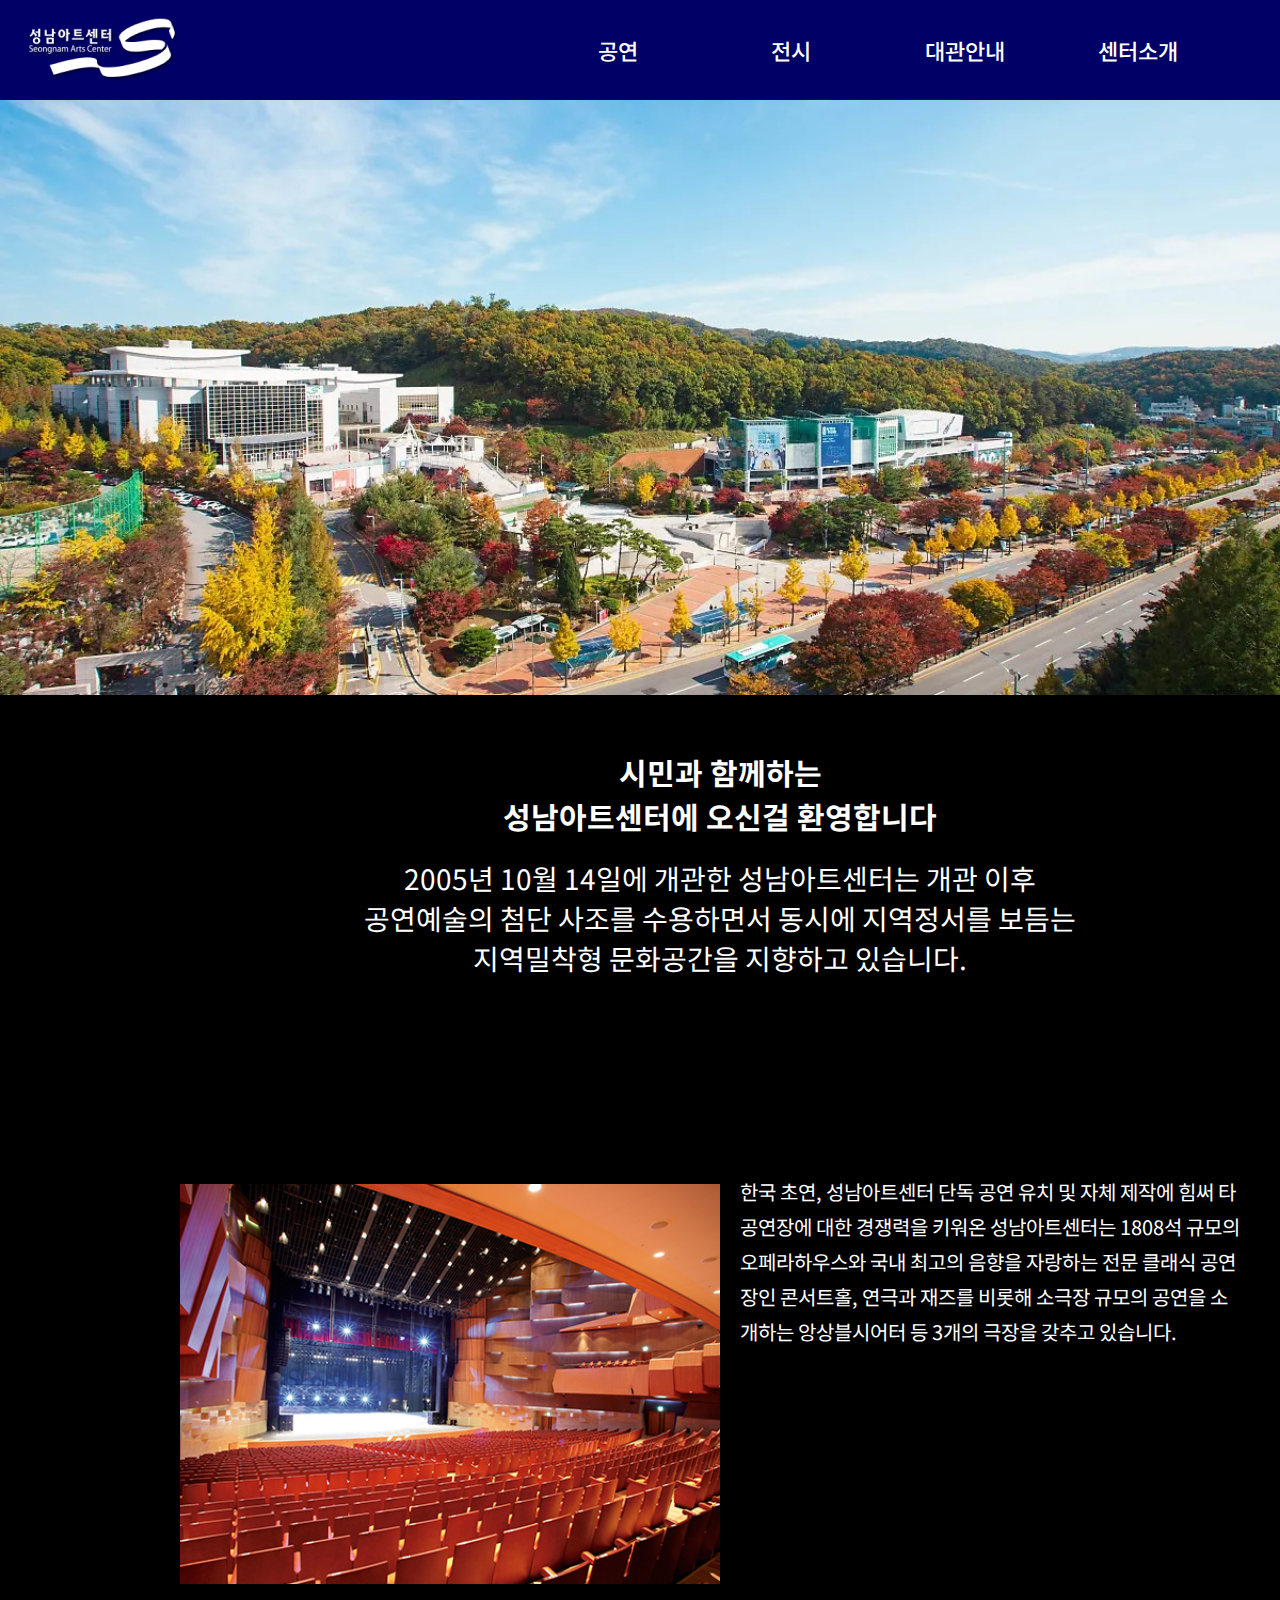
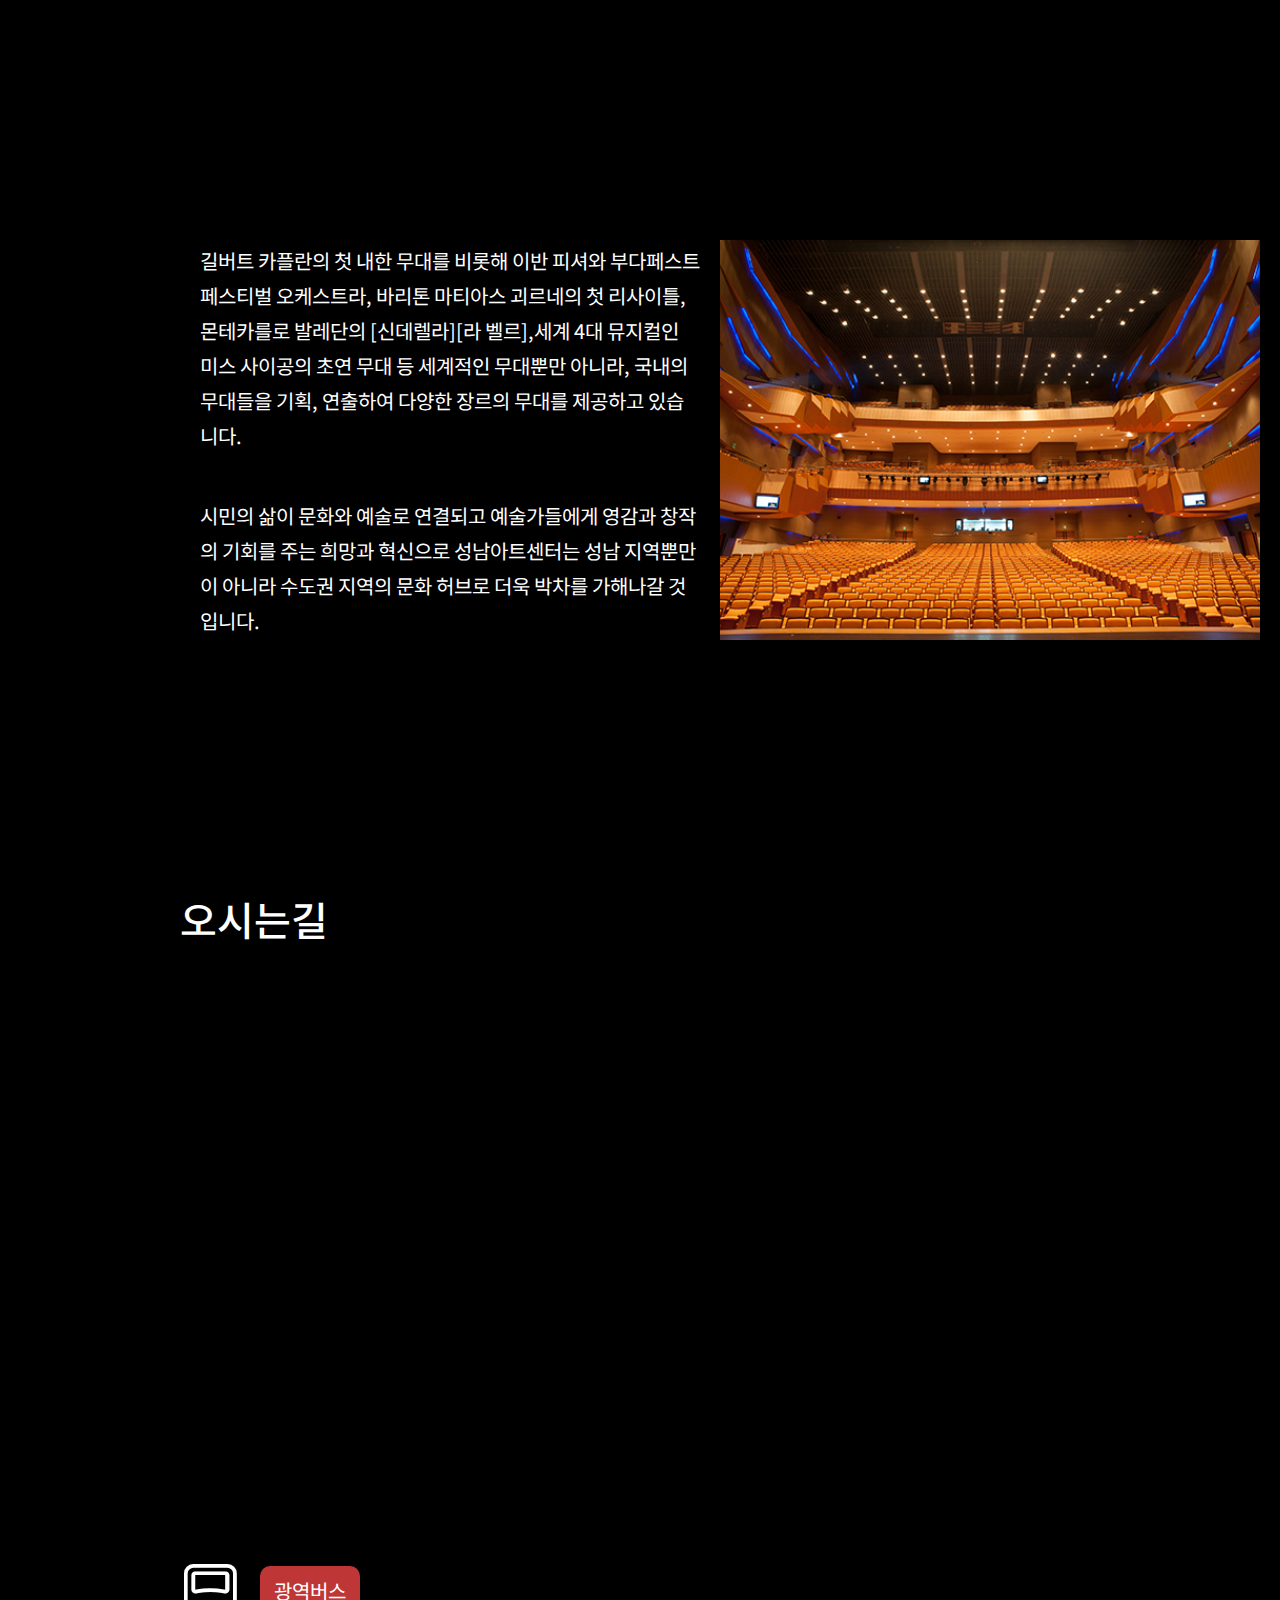
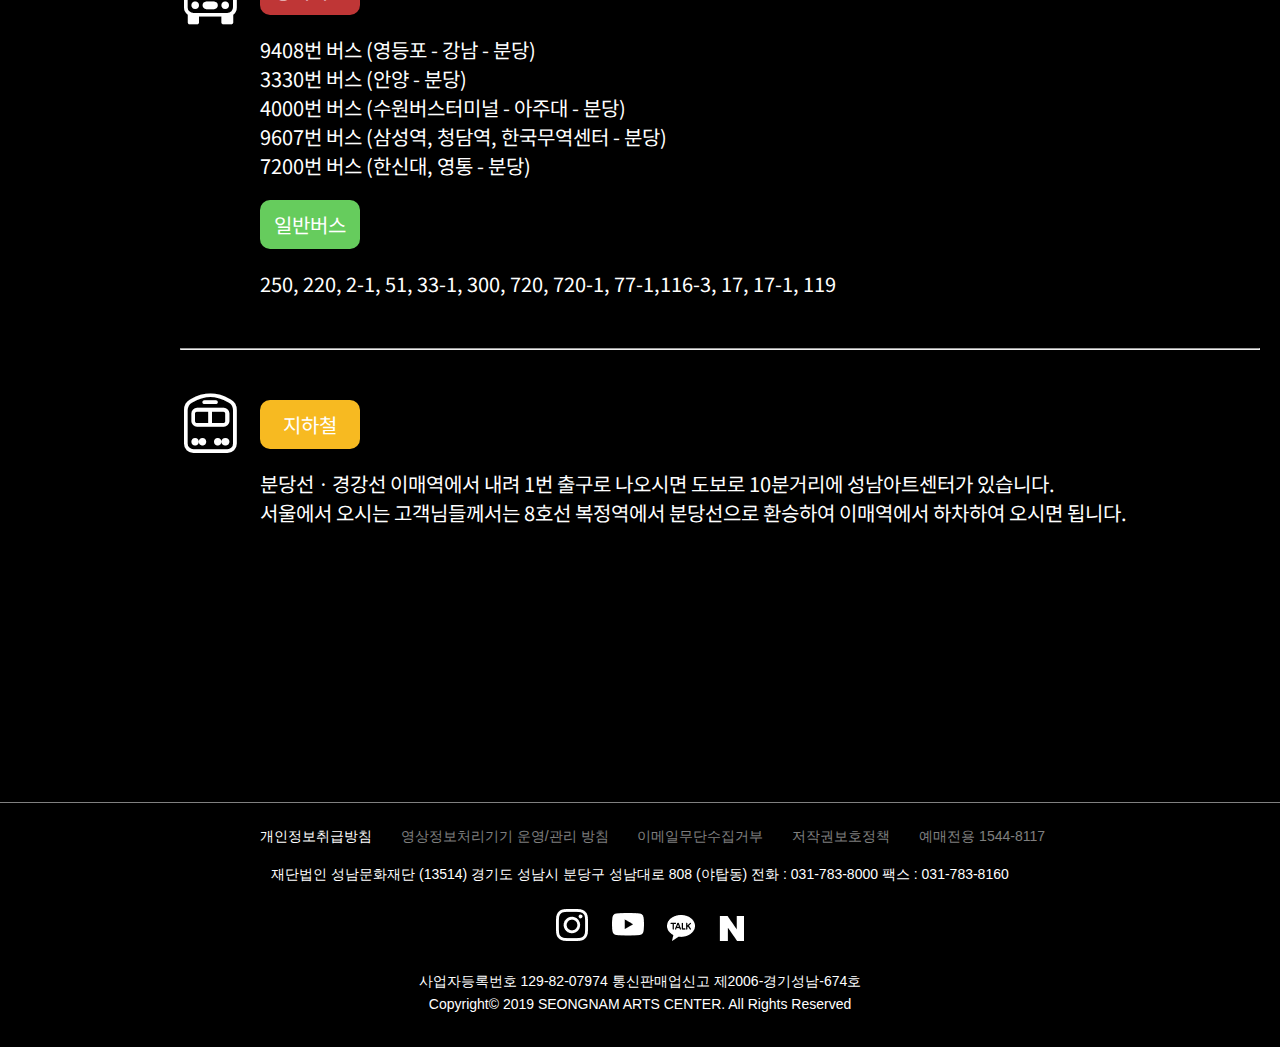
<file: company.html>
<!DOCTYPE html>
<html lang="en">

<head>
    <meta charset="UTF-8">
    <meta http-equiv="X-UA-Compatible" content="IE=edge">
    <meta name="viewport" content="width=device-width, initial-scale=1.0">
    <title>성남아트센터 센터소개</title>
    <link rel="stylesheet" href="css/style.css">
    <link rel="stylesheet" href="css/company.css">
    <!-- font -->
    <link
        href="https://fonts.googleapis.com/css2?family=Noto+Sans+KR:wght@400;700&family=Noto+Serif:wght@400;700&display=swap"
        rel="stylesheet">

    <script src="https://ajax.googleapis.com/ajax/libs/jquery/3.6.0/jquery.min.js"></script>
    <script src="js/app.js"></script>
</head>

<body>
    <!-- 헤더 파트 -->
    <header id="header">
        <div class="container">
            <div class="logo">
                <a href="index.html">
                    <img src="images/logo.png" alt="LOGO">
                </a>
            </div>
            <nav id="header-gnb">
                <ul class="gnb">
                    <li><a href="product-01a1-show.html">공연</a>
                        <ul class="sub">
                            <li><a href="product-01b-show.html">추천공연</a></li>
                            <li><a href="product-01c-show.html">월간공연</a></li>
                            <li><a href="product-01d-show.html">연간공연</a></li>
                        </ul>
                    </li>
                    <li><a href="product-02a1-exhibition.html">전시</a>
                        <ul class="sub">
                            <li><a href="product-02b-exhibition.html">추천전시</a></li>
                            <li><a href="product-02c-exhibition.html">월간전시</a></li>
                            <li><a href="product-02d-exhibition.html">연간전시</a></li>
                        </ul>
                    </li>
                    <li><a href="rental.html">대관안내</a>

                    </li>
                    <li><a href="company.html">센터소개</a>

                    </li>
                </ul>
            </nav>
            <div id="toggle-menu-btn">
                <div class="hamburger">
                    <span class="line"></span>
                    <span class="line"></span>
                    <span class="line"></span>
                </div>
            </div>


        </div>
    </header>

    <div id="toggle-menu">
        <div class="login-section">
            <form class="hidden profile" id="greeting">
                <img class="profile-img" src="images/profile.png" alt="프로필">
                <p id="name"></p>
                <button id="logout">로그아웃</button>
                <a href="./">
                    <div class="academy">아카데미 수강확인</div>
                </a>
                <a href="./">
                    <div class="cancel">예매확인 및 취소</div>
                </a>
                <a href="./">
                    <div class="check">출석부</div>
                </a>
            </form>
            <form class="hidden" id="login-form">
                <div class="login-box">
                    <input id="id" required type="text" placeholder="아이디">
                    <input id="pw" required type="text" placeholder="비밀번호">
                    <button id="login-btn">
                        <img src="images/login-btn.png" alt="login-btn">
                    </button>
                </div>
                <div class="login-info">

                    <label for="idsave"><input type="checkbox" id="idsave"> 아이디 저장하기</label>
                    <div class="signup">
                        <span><a href="./">회원가입</a></span>
                        <span>|</span>
                        <span><a href="./">ID / PW 찾기</a></span>
                    </div>
                </div>
                <div class="login-sns">
                    <button><img src="images/naver.png" alt="naver"></button>
                    <button><img src="images/kakaotalk.png" alt="kakaotalk"></button>
                    <button><img src="images/facebook.png" alt="facebook"></button>
                </div>
            </form>
        </div>

        <ul id="toggle-gnb">
            <li><a href="product-01a1-show.html">공연</a>
                <button class="gnb-plus"><img src="images/gnb-plus.png" alt="gnb-plus"></button>
                <ul class="sub">
                    <li><a href="product-01b-show.html">추천공연</a></li>
                    <li><a href="product-01c-show.html">월간공연</a></li>
                    <li><a href="product-01d-show.html">연간공연</a></li>
                </ul>
            </li>
            <li><a href="product-02a1-exhibition.html">전시</a>
                <button class="gnb-plus"><img src="images/gnb-plus.png" alt="gnb-plus"></button>
                <ul class="sub">
                    <li><a href="product-02b-exhibition.html">추천전시</a></li>
                    <li><a href="product-02c-exhibition.html">월간전시</a></li>
                    <li><a href="product-02d-exhibition.html">연간전시</a></li>
                </ul>
            </li>
            <li><a href="rental.html">대관안내</a>

            </li>
            <li><a href="company.html">센터소개</a>

            </li>
            <li><a href="./">고객센터</a>
                <button class="gnb-plus"><img src="images/gnb-plus.png" alt="gnb-plus"></button>
                <ul class="sub">
                    <li><a href="./">예매안내</a></li>
                    <li><a href="./">공지사항</a></li>
                    <li><a href="./">자주 묻는 질문</a></li>
                    <li><a href="./">고객의 소리</a></li>
                </ul>
            </li>
        </ul>


    </div>



    <div id="content">
        <div class="content_in">
            <img src="images/소개페이지-main.webp" alt="성남아트센터전경">

            <div class="top-text container">
                <h4>
                    시민과 함께하는<br>
                    성남아트센터에 오신걸 환영합니다
                </h4>
                <p>
                    2005년 10월 14일에 개관한 성남아트센터는 개관 이후 <br>공연예술의 첨단 사조를 수용하면서 동시에 지역정서를 보듬는 <br>지역밀착형 문화공간을 지향하고 있습니다.
                </p>
            </div>
        </div>
        <!--content_in-->
        <section id="company-section1">
            <div class="container">
                <div class="com-col">
                    <img src="images/오페라하우스01.jpg" alt="아트센터오페라홀내부">
                </div>

                <div class="com-col">
                    <div class="com-info">
                        <p>한국 초연, 성남아트센터 단독 공연 유치 및 자체 제작에 힘써 타 공연장에 대한 경쟁력을 키워온 성남아트센터는 1808석 규모의 오페라하우스와 국내 최고의 음향을
                            자랑하는 전문 클래식 공연장인 콘서트홀, 연극과 재즈를 비롯해 소극장 규모의 공연을 소개하는 앙상블시어터 등 3개의 극장을 갖추고 있습니다.</p>
                    </div>
                </div>
            </div>
            <!--container-->
        </section>
        <!--company-section1-->
        <section id="company-section1">
            <div class="container">

                <div class="com-col">
                    <div class="com-info">
                        <p> 길버트 카플란의 첫 내한 무대를 비롯해 이반 피셔와 부다페스트 페스티벌 오케스트라, 바리톤 마티아스 괴르네의 첫 리사이틀, 몬테카를로 발레단의 [신데렐라][라
                            벨르],세계 4대 뮤지컬인 미스 사이공의 초연 무대 등 세계적인 무대뿐만 아니라, 국내의 무대들을 기획, 연출하여 다양한 장르의 무대를 제공하고 있습니다.</p>
                        <p><br> 시민의 삶이 문화와 예술로 연결되고 예술가들에게 영감과 창작의 기회를 주는 희망과 혁신으로
                            성남아트센터는 성남 지역뿐만이 아니라 수도권 지역의 문화 허브로 더욱 박차를 가해나갈 것입니다.</p>
                    </div>
                </div>
                <div class="com-col col-img">
                    <img src="images/오페라하우스02.jpg" alt="아트센터오페라홀내부">
                </div>
            </div>
            <!--container-->
        </section>
        <!--company-section1-->
        <section id="company-section2">
            <div class="container">
                <div class="com-col">
                    <h4>오시는길</h4>
                    <iframe class="map"
                        src="https://www.google.com/maps/embed?pb=!1m14!1m8!1m3!1d12677.772877725169!2d127.1314306!3d37.4029976!3m2!1i1024!2i768!4f13.1!3m3!1m2!1s0x0%3A0x9be52d6c363356f!2z7ISx64Ko7JWE7Yq47IS87YSw!5e0!3m2!1sko!2skr!4v1660004515672!5m2!1sko!2skr"
                        style="border:0;" allowfullscreen="" loading="lazy" referrerpolicy="no-referrer-when-downgrade">
                    </iframe>
                </div>

            </div>
            <!--container-->
            <div class="container">
                <div class="com-col bus-subway">
                    <div class="bus-subway_in">
                        <i class="bi bi-truck-front"></i>
                        <h6 class="bus-btn">광역버스</h6>
                        <p class="bus-line">
                            9408번 버스 (영등포 - 강남 - 분당)<br>
                            3330번 버스 (안양 - 분당)<br>
                            4000번 버스 (수원버스터미널 - 아주대 - 분당)<br>
                            9607번 버스 (삼성역, 청담역, 한국무역센터 - 분당)<br>
                            7200번 버스 (한신대, 영통 - 분당)
                        </p>
                        <h6 class="bus-btn2">일반버스</h6>
                        <p class="bus-line">
                            250, 220, 2-1, 51, 33-1, 300, 720, 720-1, 77-1,116-3, 17, 17-1, 119
                        </p>
                        <hr>
                        <i class="bi bi-train-front"></i>
                        <h6 class="subway-btn">지하철</h6>
                        <p class="subway-line">
                            분당선ㆍ경강선 이매역에서 내려 1번 출구로 나오시면 도보로 10분거리에 성남아트센터가 있습니다.
                            <br>서울에서 오시는 고객님들께서는 8호선 복정역에서 분당선으로 환승하여 이매역에서 하차하여 오시면 됩니다.</p>
                    </div>
                </div>
            </div>
        </section>
        <!--company-section2-->


    </div>
    <!--content-->

	<footer>
		<div class="logo">
			<a href="./"><img src="images/footer_logo.png" alt="성남아트센터"></a>
		</div>
		<div id="line"></div>
		<div class="secret">
			<a href="./"><span>개인정보취급방침</span></a>
			<a href="./"><span class="ccc">영상정보처리기기 운영&#47;관리 방침
				</span></a>
			<a href="./"><span class="ccc">이메일무단수집거부</span></a>
			<a href="./"><span class="ccc">저작권보호정책</span></a>
			<span class="ccc">예매전용 1544-8117</span>
		</div>
		<div class="address">
			<p>재단법인 성남문화재단 (13514) 경기도 성남시 분당구 성남대로 808 (야탑동) 전화 : 031-783-8000 팩스 : 031-783-8160</p>
		</div>
		<div id="s-line"></div>
		<div class="sns">
			<div class="sns-pro">
				<a href="https://www.instagram.com/seongnam_artscenter/" target="_blank" rel="noopener noreferrer nofollow"><img
						src="images/instagram.png" alt="instagram" id="insta"></a>
				<a href="https://www.youtube.com/user/snartscenter" target="_blank" rel="noopener noreferrer nofollow"><img
						src="images/youtube.png" alt="youtube" id="youtube"></a>
				<a id="kakao" href="https://pf.kakao.com/_rdAfxl" target="_blank" rel="noopener noreferrer nofollow"><img
						src="images/kakao.png" alt="kakaotalk" id="kakaotalk"></a>
				<a href="https://blog.naver.com/snartc" target="_blank" rel="noopener noreferrer nofollow"><img
						src="images/navrer.png" alt="naver" id="naver"></a>
			</div>
		</div>
		<div class="copyright">
			<p>사업자등록번호 129-82-07974 통신판매업신고 제2006-경기성남-674호</p>
			<p>Copyright© 2019 SEONGNAM ARTS CENTER. All Rights Reserved</p>
		</div>
	</footer>
    <!-- 로그인, 로그아웃 -->
    <script src="js/greeting.js"></script>
</body>

</html>
</file>
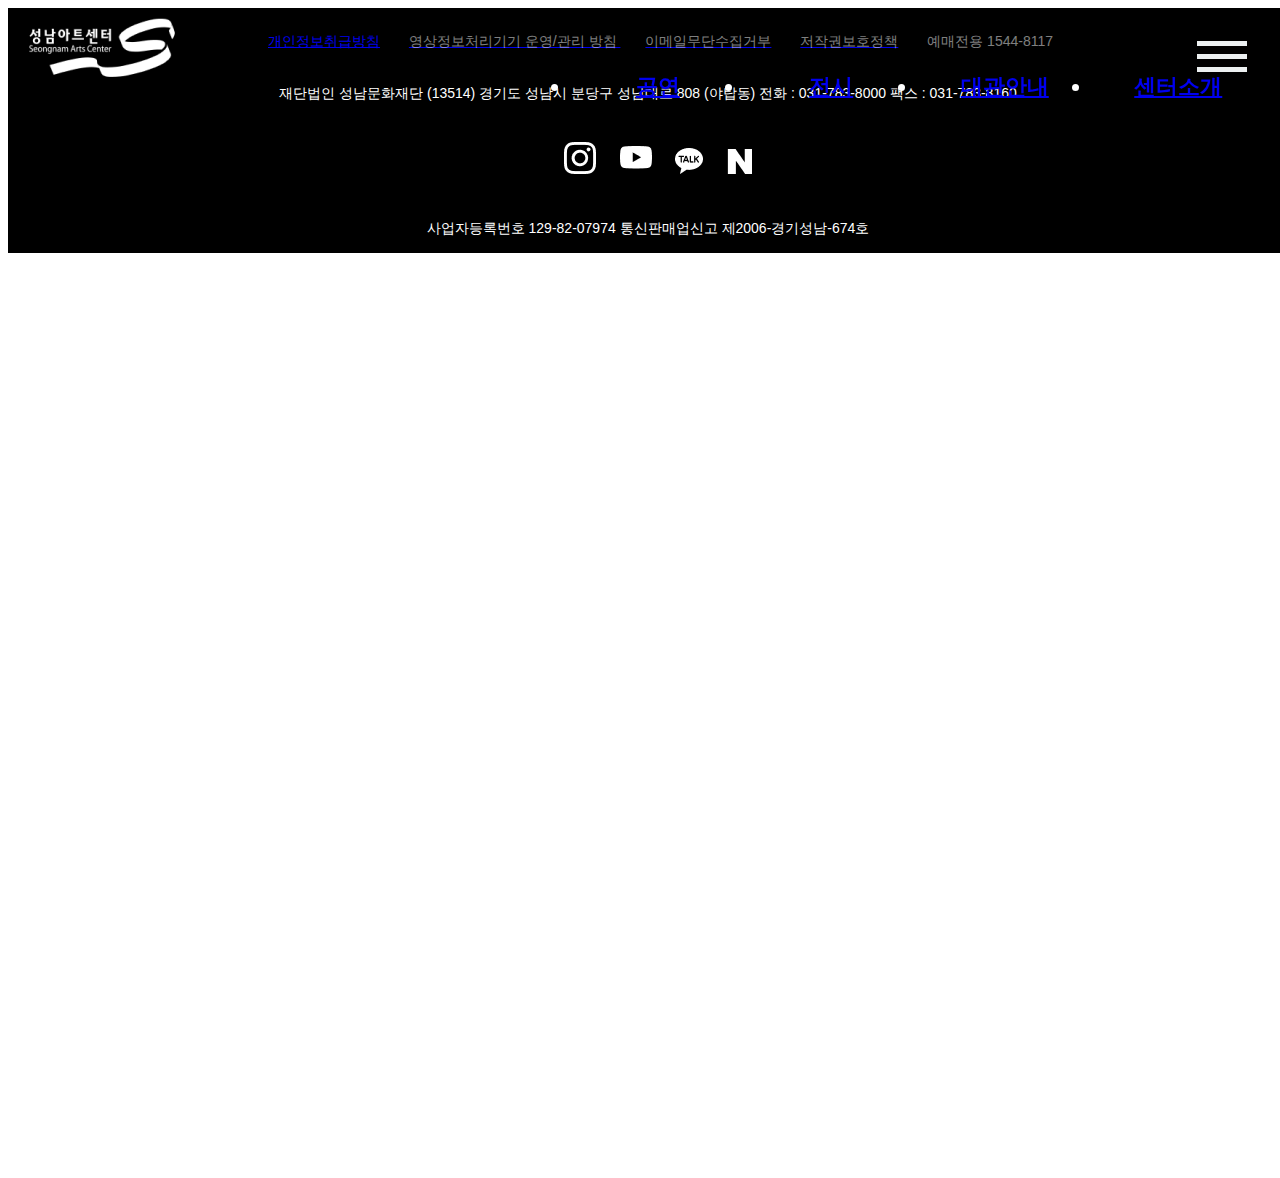
<file: mainlayout.html>
<!DOCTYPE html>
<html lang="ko">

<head>
    <meta charset="UTF-8">
    <meta http-equiv="X-UA-Compatible" content="IE=edge">
    <meta name="viewport" content="width=device-width, initial-scale=1.0">
    <title>성남아트센터</title>
    <!-- font -->
    <link
        href="https://fonts.googleapis.com/css2?family=Noto+Sans+KR:wght@400;700&family=Noto+Serif:wght@400;700&display=swap"
        rel="stylesheet">
    <!-- swiper -->
    <link rel="stylesheet" href="https://cdn.jsdelivr.net/npm/swiper@8/swiper-bundle.min.css" />
    <!-- css -->
    <link rel="stylesheet" href="css/mainlayoutstyle.css">


    <script src="https://ajax.googleapis.com/ajax/libs/jquery/3.6.0/jquery.min.js"></script>
    <!-- swiper -->
    <script src="https://unpkg.com/swiper/swiper-bundle.min.js"></script>
    <script src="js/app.js"></script>
    

   
</head>

<body id="main-body">
    <header id="header">
        <div class="container">
            <div class="logo">
                <a href="./">
                    <img src="images/logo.png" alt="LOGO">
                </a>
            </div>
            <nav id="header-gnb">
                <ul class="gnb">
                    <li><a href="./">공연</a>
                        <ul class="sub">
                            <li><a href="./">추천공연</a></li>
                            <li><a href="./">월간공연</a></li>
                            <li><a href="./">연간공연</a></li>
                        </ul>
                    </li>
                    <li><a href="./">전시</a>
                        <ul class="sub">
                            <li><a href="./">추천전시</a></li>
                            <li><a href="./">월간전시</a></li>
                            <li><a href="./">연간전시</a></li>
                        </ul>
                    </li>
                    <li><a href="./">대관안내</a>

                    </li>
                    <li><a href="./">센터소개</a>

                    </li>
                </ul>
            </nav>
            <div id="toggle-menu-btn">
                <div class="hamburger">
                    <span class="line"></span>
                    <span class="line"></span>
                    <span class="line"></span>
                </div>
            </div>


        </div>
    </header>


    <div id="toggle-menu">
        <div class="login-section">
            <div class="login-box">
                <input type="text" placeholder="아이디">
                <input type="text" placeholder="비밀번호">
                <button id="login-btn">
                    <img src="images/login-btn.png" alt="login-btn">
                </button>
            </div>
            <div class="login-info">

                <label for="idsave"><input type="checkbox" id="idsave"> 아이디 저장하기</label>
                <div class="signup">
                    <span><a href="./">회원가입</a></span>
                    <span>|</span>
                    <span><a href="./">ID / PW 찾기</a></span>
                </div>
            </div>
            <div class="login-sns">
                <button><img src="images/naver.png" alt="naver"></button>
                <button><img src="images/kakaotalk.png" alt="kakaotalk"></button>
                <button><img src="images/facebook.png" alt="facebook"></button>
            </div>
        </div>


        <ul id="toggle-gnb">
            <li><a href="./">공연</a>
                <button class="gnb-plus"><img src="images/gnb-plus.png" alt="gnb-plus"></button>
                <ul class="sub">
                    <li><a href="./">추천공연</a></li>
                    <li><a href="./">월간공연</a></li>
                    <li><a href="./">연간공연</a></li>
                </ul>
            </li>
            <li><a href="./">전시</a>
                <button class="gnb-plus"><img src="images/gnb-plus.png" alt="gnb-plus"></button>
                <ul class="sub">
                    <li><a href="./">추천전시</a></li>
                    <li><a href="./">월간전시</a></li>
                    <li><a href="./">연간전시</a></li>
                </ul>
            </li>
            <li><a href="./">대관안내</a>

            </li>
            <li><a href="./">센터소개</a>

            </li>
            <li><a href="./">고객센터</a>
                <button class="gnb-plus"><img src="images/gnb-plus.png" alt="gnb-plus"></button>
                <ul class="sub">
                    <li><a href="./">예매안내</a></li>
                    <li><a href="./">공지사항</a></li>
                    <li><a href="./">자주 묻는 질문</a></li>
                    <li><a href="./">고객의 소리</a></li>
                </ul>
            </li>
        </ul>

    </div>



	<footer>
		<div class="logo">
			<a href="./"><img src="images/footer_logo.png" alt="성남아트센터"></a>
		</div>
		<div id="line"></div>
		<div class="secret">
			<a href="./"><span>개인정보취급방침</span></a>
			<a href="./"><span class="ccc">영상정보처리기기 운영&#47;관리 방침
				</span></a>
			<a href="./"><span class="ccc">이메일무단수집거부</span></a>
			<a href="./"><span class="ccc">저작권보호정책</span></a>
			<span class="ccc">예매전용 1544-8117</span>
		</div>
		<div class="address">
			<p>재단법인 성남문화재단 (13514) 경기도 성남시 분당구 성남대로 808 (야탑동) 전화 : 031-783-8000 팩스 : 031-783-8160</p>
		</div>
		<div id="s-line"></div>
		<div class="sns">
			<div class="sns-pro">
				<a href="https://www.instagram.com/seongnam_artscenter/" target="_blank" rel="noopener noreferrer nofollow"><img
						src="images/instagram.png" alt="instagram" id="insta"></a>
				<a href="https://www.youtube.com/user/snartscenter" target="_blank" rel="noopener noreferrer nofollow"><img
						src="images/youtube.png" alt="youtube" id="youtube"></a>
				<a id="kakao" href="https://pf.kakao.com/_rdAfxl" target="_blank" rel="noopener noreferrer nofollow"><img
						src="images/kakao.png" alt="kakaotalk" id="kakaotalk"></a>
				<a href="https://blog.naver.com/snartc" target="_blank" rel="noopener noreferrer nofollow"><img
						src="images/navrer.png" alt="naver" id="naver"></a>
			</div>
		</div>
		<div class="copyright">
			<p>사업자등록번호 129-82-07974 통신판매업신고 제2006-경기성남-674호</p>
			<p>Copyright© 2019 SEONGNAM ARTS CENTER. All Rights Reserved</p>
		</div>
	</footer>
</body>

</html>
</file>
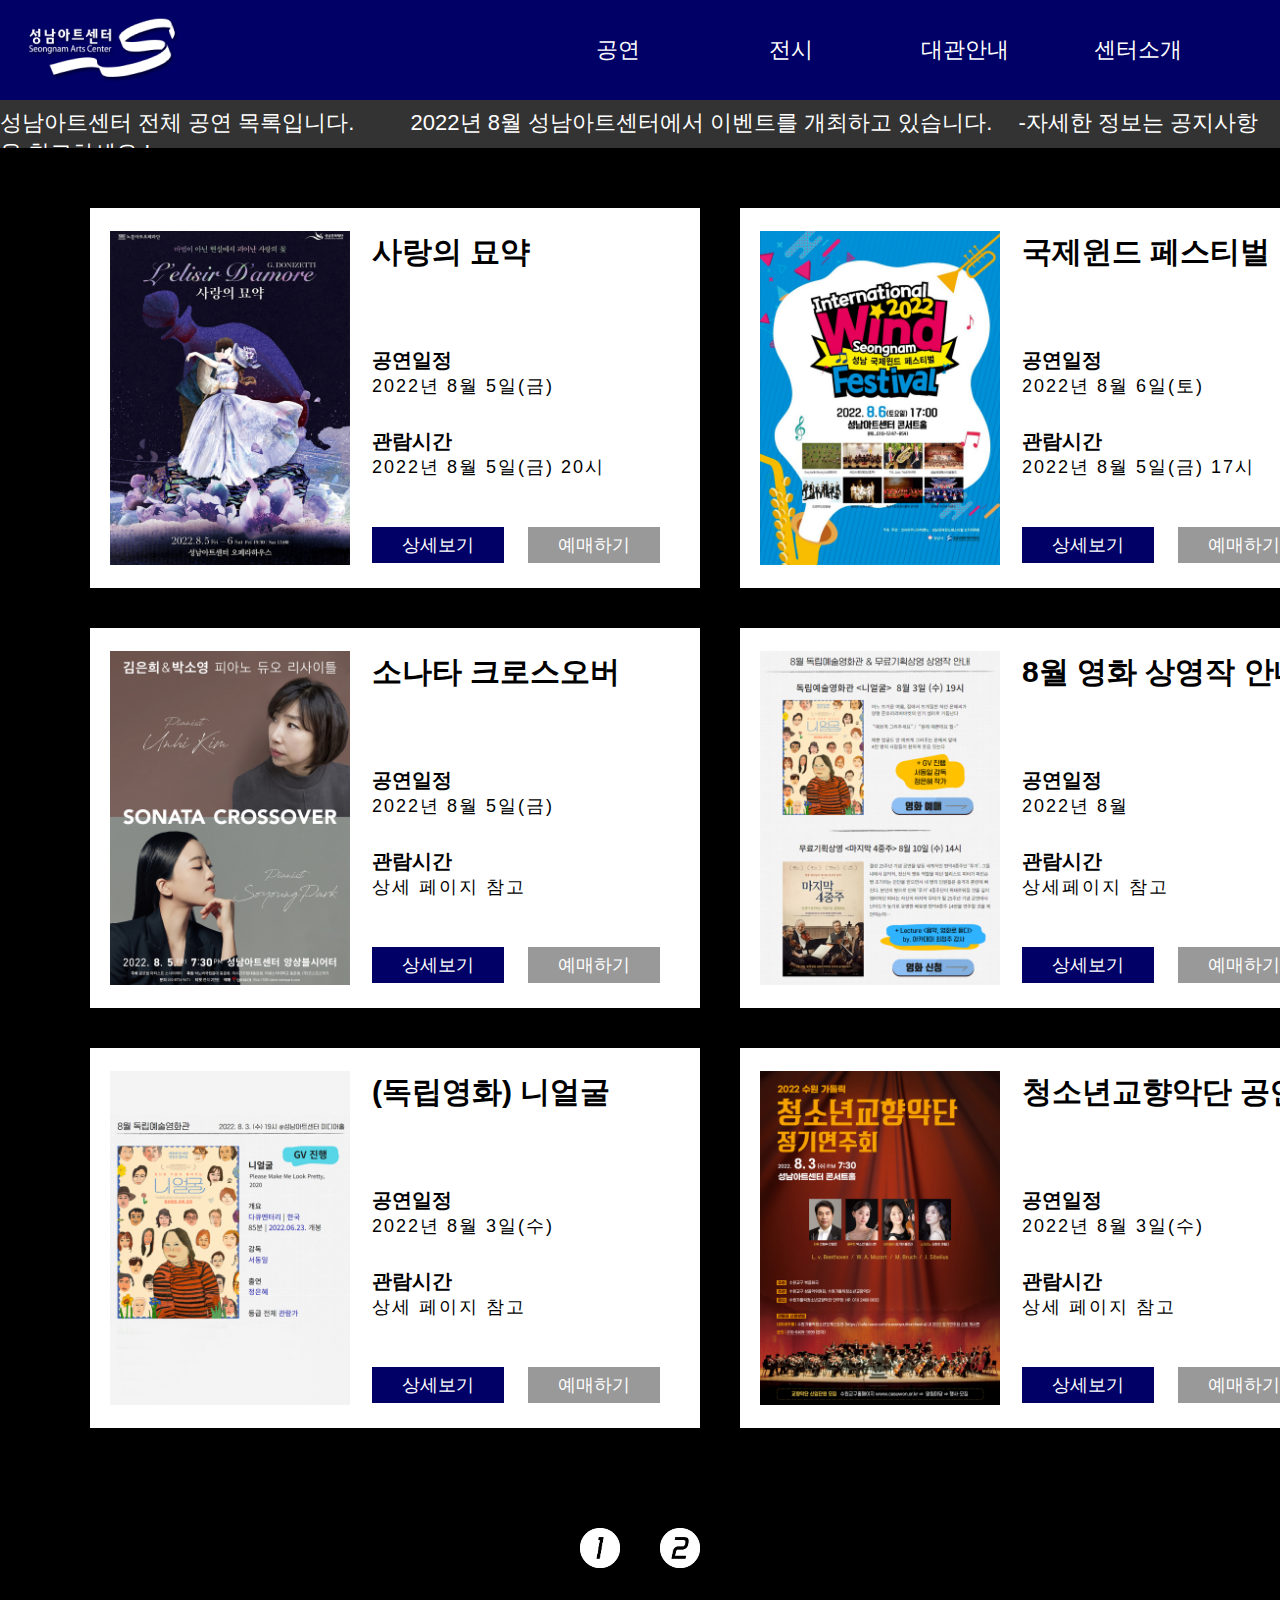
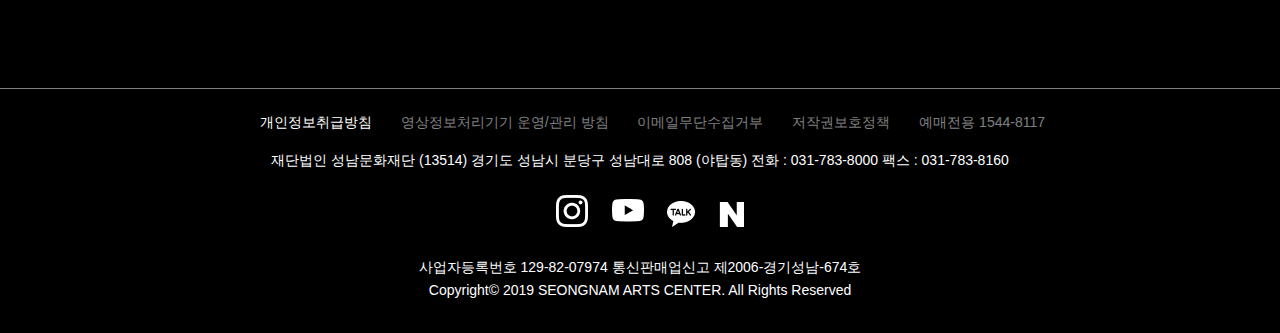
<file: product-01a1-show.html>
<!DOCTYPE html>
<html lang="en">

<head>
  <meta charset="UTF-8">
  <meta http-equiv="X-UA-Compatible" content="IE=edge">
  <meta name="viewport" content="width=device-width, initial-scale=1.0">
  <title>성남아트센터 &#60; 전체 공연 -목록 1- &#62;</title>
  <link rel="stylesheet" href="css/style.css">
  <!-- 목록 페이지 전용 style -->
  <link rel="stylesheet" href="./css/product-01-show.css">

  <!-- 제이쿼리 -->
  <script src="https://ajax.googleapis.com/ajax/libs/jquery/3.6.0/jquery.min.js"></script>
  <!-- app -->
  <script src="./js/app.js"></script>

</head>

<body id="product-01a-show">
  <!-- 헤더 파트 -->
  <header id="header">
    <div class="container">
      <div class="logo">
        <a href="index.html">
          <img src="images/logo.png" alt="LOGO">
        </a>
      </div>
      <nav id="header-gnb">
        <ul class="gnb">
          <li><a href="product-01a1-show.html">공연</a>
            <ul class="sub">
              <li><a href="product-01b-show.html">추천공연</a></li>
              <li><a href="product-01c-show.html">월간공연</a></li>
              <li><a href="product-01d-show.html">연간공연</a></li>
            </ul>
          </li>
          <li><a href="product-02a1-exhibition.html">전시</a>
            <ul class="sub">
              <li><a href="product-02b-exhibition.html">추천전시</a></li>
              <li><a href="product-02c-exhibition.html">월간전시</a></li>
              <li><a href="product-02d-exhibition.html">연간전시</a></li>
            </ul>
          </li>
          <li><a href="rental.html">대관안내</a>

          </li>
          <li><a href="company.html">센터소개</a>

          </li>
        </ul>
      </nav>
      <div id="toggle-menu-btn">
        <div class="hamburger">
          <span class="line"></span>
          <span class="line"></span>
          <span class="line"></span>
        </div>
      </div>


    </div>
  </header>

  <div id="toggle-menu">
    <div class="login-section">
      <form class="hidden profile" id="greeting">
        <img class="profile-img" src="images/profile.png" alt="프로필">
        <p id="name"></p>
        <button id="logout">로그아웃</button>
        <a href="./">
          <div class="academy">아카데미 수강확인</div>
        </a>
        <a href="./">
          <div class="cancel">예매확인 및 취소</div>
        </a>
        <a href="./">
          <div class="check">출석부</div>
        </a>
      </form>
      <form class="hidden" id="login-form">
        <div class="login-box">
          <input id="id" required type="text" placeholder="아이디">
          <input id="pw" required type="text" placeholder="비밀번호">
          <button id="login-btn">
            <img src="images/login-btn.png" alt="login-btn">
          </button>
        </div>
        <div class="login-info">

          <label for="idsave"><input type="checkbox" id="idsave"> 아이디 저장하기</label>
          <div class="signup">
            <span><a href="./">회원가입</a></span>
            <span>|</span>
            <span><a href="./">ID / PW 찾기</a></span>
          </div>
        </div>
        <div class="login-sns">
          <button><img src="images/naver.png" alt="naver"></button>
          <button><img src="images/kakaotalk.png" alt="kakaotalk"></button>
          <button><img src="images/facebook.png" alt="facebook"></button>
        </div>
      </form>
    </div>

    <ul id="toggle-gnb">
      <li><a href="product-01a1-show.html">공연</a>
        <button class="gnb-plus"><img src="images/gnb-plus.png" alt="gnb-plus"></button>
        <ul class="sub">
          <li><a href="product-01b-show.html">추천공연</a></li>
          <li><a href="product-01c-show.html">월간공연</a></li>
          <li><a href="product-01d-show.html">연간공연</a></li>
        </ul>
      </li>
      <li><a href="product-02a1-exhibition.html">전시</a>
        <button class="gnb-plus"><img src="images/gnb-plus.png" alt="gnb-plus"></button>
        <ul class="sub">
          <li><a href="product-02b-exhibition.html">추천전시</a></li>
          <li><a href="product-02c-exhibition.html">월간전시</a></li>
          <li><a href="product-02d-exhibition.html">연간전시</a></li>
        </ul>
      </li>
      <li><a href="rental.html">대관안내</a>

      </li>
      <li><a href="company.html">센터소개</a>

      </li>
      <li><a href="./">고객센터</a>
        <button class="gnb-plus"><img src="images/gnb-plus.png" alt="gnb-plus"></button>
        <ul class="sub">
          <li><a href="./">예매안내</a></li>
          <li><a href="./">공지사항</a></li>
          <li><a href="./">자주 묻는 질문</a></li>
          <li><a href="./">고객의 소리</a></li>
        </ul>
      </li>
    </ul>


  </div>


  <!-- 텍스트 파트 -->
  <section class="noticeT">

    <p class="PCOnly"><span class="ps0">성남아트센터 전체 공연 목록입니다.</span> <span class="ps1">2022년 8월 성남아트센터에서 이벤트를 개최하고
        있습니다.</span> -자세한 정보는 공지사항을 참고하세요 !-</p>
    <p class="mobileT">성남아트센터 전체 공연 목록입니다.</p>

  </section>

  <!-- 모바일 전용 공연 / 전시 버튼 -->
  <div class="MBtn">
    <a href="product-01a1-show.html">공연</a>
    <a href="product-02a1-exhibition.html">전시</a>
  </div>

  <!-- 목록 파트 -->
  <section id="product-list">
    <div class="container">

      <article id="row">
        <div class="col">

          <img class="rowImages" src="images/pd01a1.jpg" alt="pd01a1">

          <div class="tandb">

            <h2 class="rowTitle">사랑의 묘약</h2>

            <div class="sub1">
              <p class="rowSubtitle">공연일정</p>
              <p class="mintext">2022년 8월 5일(금)</p>
            </div>

            <div class="sub2">
              <p class="rowSubtitle">관람시간</p>
              <p class="mintext">2022년 8월 5일(금) 20시</p>
            </div>

            <div class="rowBtn">
              <a href="./detail/pdetail-1.html">상세보기</a>
              <a href="#">예매하기</a>
            </div>

          </div>

        </div>
      </article>

      <article id="row">
        <div class="col">

          <img class="rowImages" src="images/pd01a2.jpg" alt="pd01a1">

          <div class="tandb">

            <h2 class="rowTitle">국제윈드 페스티벌</h2>

            <div class="sub1">
              <p class="rowSubtitle">공연일정</p>
              <p class="mintext">2022년 8월 6일(토)</p>
            </div>

            <div class="sub2">
              <p class="rowSubtitle">관람시간</p>
              <p class="mintext">2022년 8월 5일(금) 17시</p>
            </div>

            <div class="rowBtn">
              <a href="./detail/pdetail-2.html">상세보기</a>
              <a href="#">예매하기</a>
            </div>

          </div>

        </div>
      </article>

      <article id="row">
        <div class="col">

          <img class="rowImages" src="images/pd01a3.jpg" alt="pd01a1">

          <div class="tandb">

            <h2 class="rowTitle">소나타 크로스오버</h2>

            <div class="sub1">
              <p class="rowSubtitle">공연일정</p>
              <p class="mintext">2022년 8월 5일(금)</p>
            </div>

            <div class="sub2">
              <p class="rowSubtitle">관람시간</p>
              <p class="mintext">상세 페이지 참고</p>
            </div>

            <div class="rowBtn">
              <a href="./detail/pdetail-3.html">상세보기</a>
              <a href="#">예매하기</a>
            </div>

          </div>

        </div>
      </article>

      <article id="row">
        <div class="col">

          <img class="rowImages" src="images/pd01a4.jpg" alt="pd01a1">

          <div class="tandb">

            <h2 class="rowTitle">8월 영화 상영작 안내</h2>

            <div class="sub1">
              <p class="rowSubtitle">공연일정</p>
              <p class="mintext">2022년 8월</p>
            </div>

            <div class="sub2">
              <p class="rowSubtitle">관람시간</p>
              <p class="mintext">상세페이지 참고</p>
            </div>

            <div class="rowBtn">
              <a href="./detail/pdetail-4.html">상세보기</a>
              <a href="#">예매하기</a>
            </div>

          </div>

        </div>
      </article>

      <article id="row">
        <div class="col">

          <img class="rowImages" src="images/pd01a5.jpg" alt="pd01a1">

          <div class="tandb">

            <h2 class="rowTitle">(독립영화) 니얼굴</h2>

            <div class="sub1">
              <p class="rowSubtitle">공연일정</p>
              <p class="mintext">2022년 8월 3일(수)</p>
            </div>

            <div class="sub2">
              <p class="rowSubtitle">관람시간</p>
              <p class="mintext">상세 페이지 참고</p>
            </div>

            <div class="rowBtn">
              <a href="./detail/pdetail-5.html">상세보기</a>
              <a href="#">예매하기</a>
            </div>

          </div>

        </div>
      </article>

      <article id="row">
        <div class="col">

          <img class="rowImages" src="images/pd01a6.jpg" alt="pd01a1">

          <div class="tandb">

            <h2 class="rowTitle">청소년교향악단 공연</h2>

            <div class="sub1">
              <p class="rowSubtitle">공연일정</p>
              <p class="mintext">2022년 8월 3일(수)</p>
            </div>

            <div class="sub2">
              <p class="rowSubtitle">관람시간</p>
              <p class="mintext">상세 페이지 참고</p>
            </div>

            <div class="rowBtn">
              <a href="./detail/pdetail-6.html">상세보기</a>
              <a href="#">예매하기</a>
            </div>

          </div>

        </div>
      </article>

      <!-- <article id="row">
        <div class="col">

          <img class="rowImages" src="images/pd01a1.jpg" alt="pd01a1">

          <div class="tandb">

            <h2 class="rowTitle">사랑의 묘약</h2>

            <div class="sub1">
              <p class="rowSubtitle">공연일정</p>
              <p class="mintext">2022년 8월 5일(금) 20시</p>
            </div>

            <div class="sub2">
              <p class="rowSubtitle">관람시간</p>
              <p class="mintext">2022년 8월 5일(금) 20시</p>
            </div>

            <div class="rowBtn">
              <a href="#">상세보기</a>
              <a href="#">예매하기</a>
            </div>

          </div>

        </div>
      </article> -->

    </div>
  </section>


  <!-- 이전 - 다음 항목 버튼 -->
  <div class="npBtn">
    <a href="./product-01a1-show.html" class="pre"><img class="p1" src="images/1-1.png" alt="1"></a>
    <a href="./product-01a2-show.html" class="next"><img class="n2" src="images/2-1.png" alt="2"></a>
  </div>


	<footer>
		<div class="logo">
			<a href="./"><img src="images/footer_logo.png" alt="성남아트센터"></a>
		</div>
		<div id="line"></div>
		<div class="secret">
			<a href="./"><span>개인정보취급방침</span></a>
			<a href="./"><span class="ccc">영상정보처리기기 운영&#47;관리 방침
				</span></a>
			<a href="./"><span class="ccc">이메일무단수집거부</span></a>
			<a href="./"><span class="ccc">저작권보호정책</span></a>
			<span class="ccc">예매전용 1544-8117</span>
		</div>
		<div class="address">
			<p>재단법인 성남문화재단 (13514) 경기도 성남시 분당구 성남대로 808 (야탑동) 전화 : 031-783-8000 팩스 : 031-783-8160</p>
		</div>
		<div id="s-line"></div>
		<div class="sns">
			<div class="sns-pro">
				<a href="https://www.instagram.com/seongnam_artscenter/" target="_blank" rel="noopener noreferrer nofollow"><img
						src="images/instagram.png" alt="instagram" id="insta"></a>
				<a href="https://www.youtube.com/user/snartscenter" target="_blank" rel="noopener noreferrer nofollow"><img
						src="images/youtube.png" alt="youtube" id="youtube"></a>
				<a id="kakao" href="https://pf.kakao.com/_rdAfxl" target="_blank" rel="noopener noreferrer nofollow"><img
						src="images/kakao.png" alt="kakaotalk" id="kakaotalk"></a>
				<a href="https://blog.naver.com/snartc" target="_blank" rel="noopener noreferrer nofollow"><img
						src="images/navrer.png" alt="naver" id="naver"></a>
			</div>
		</div>
		<div class="copyright">
			<p>사업자등록번호 129-82-07974 통신판매업신고 제2006-경기성남-674호</p>
			<p>Copyright© 2019 SEONGNAM ARTS CENTER. All Rights Reserved</p>
		</div>
	</footer>
    <!-- 로그인, 로그아웃 -->
    <script src="js/greeting.js"></script>

</body>

</html>
</file>
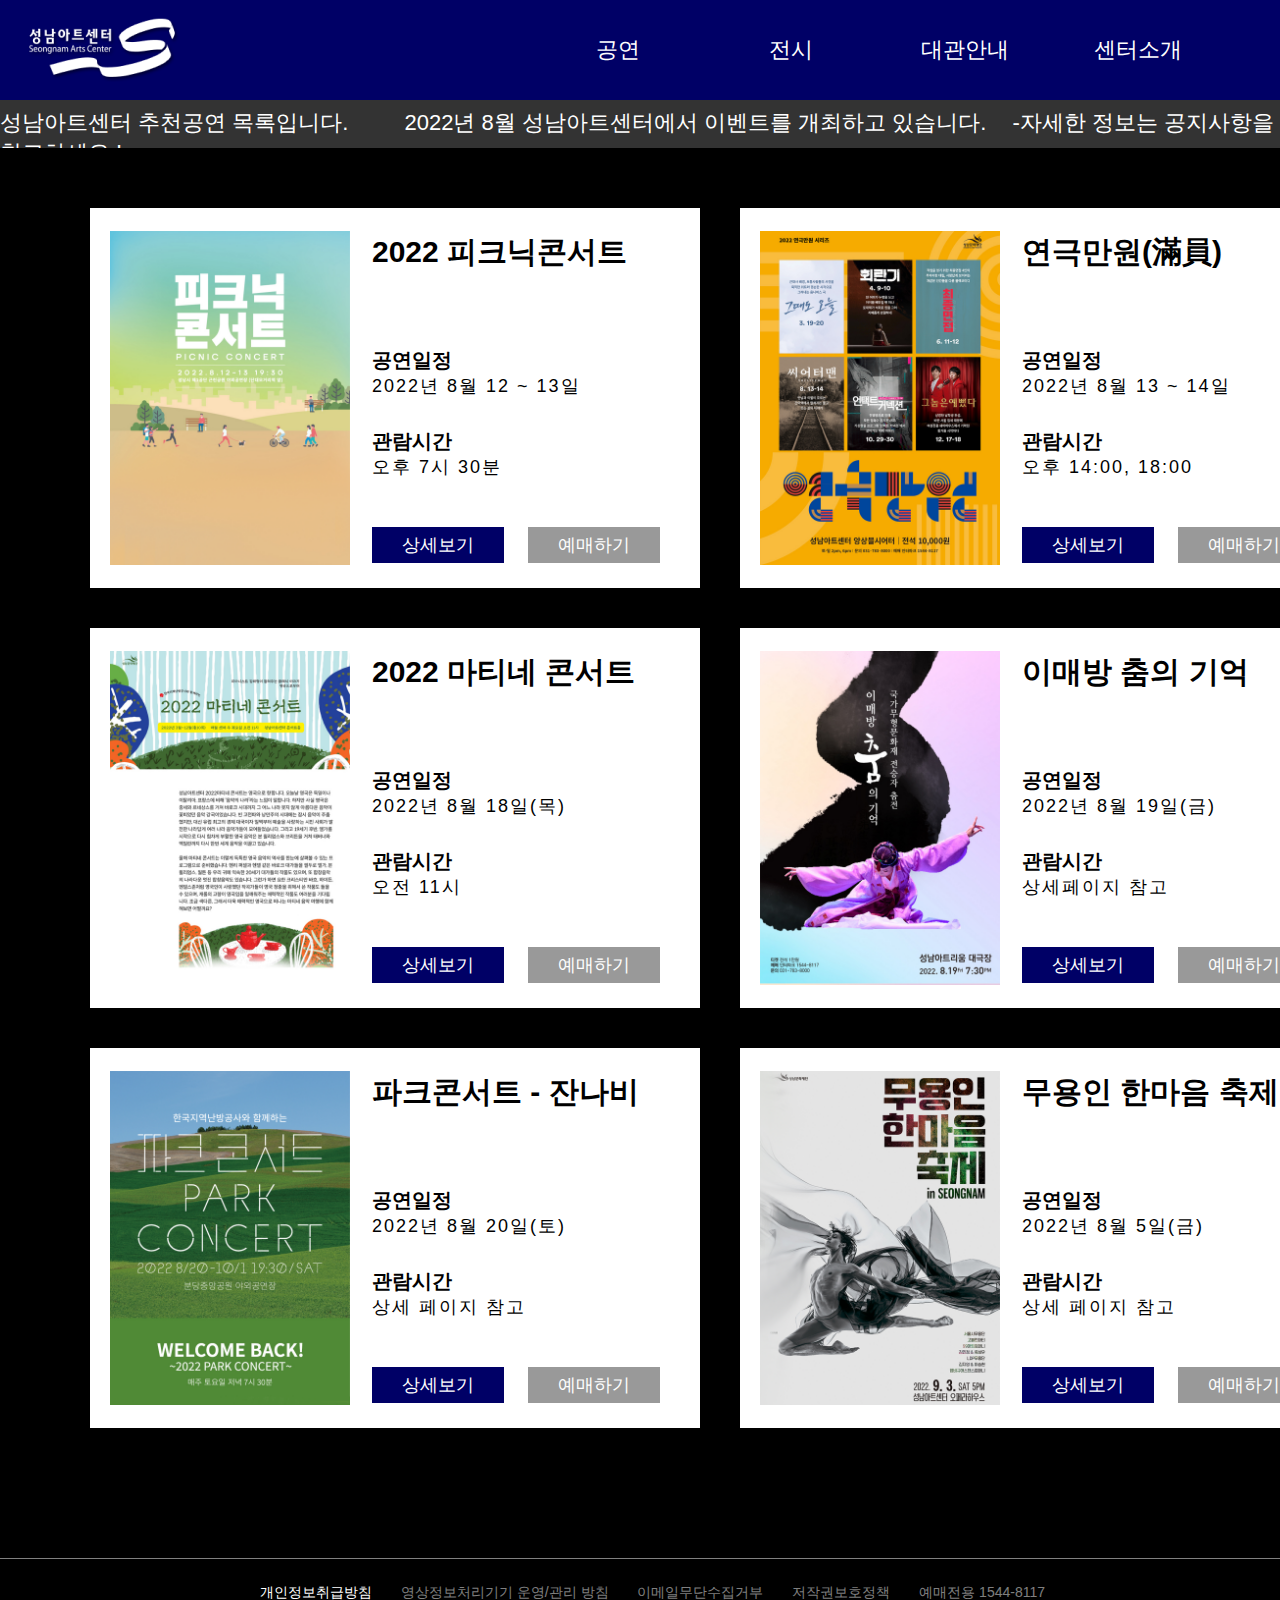
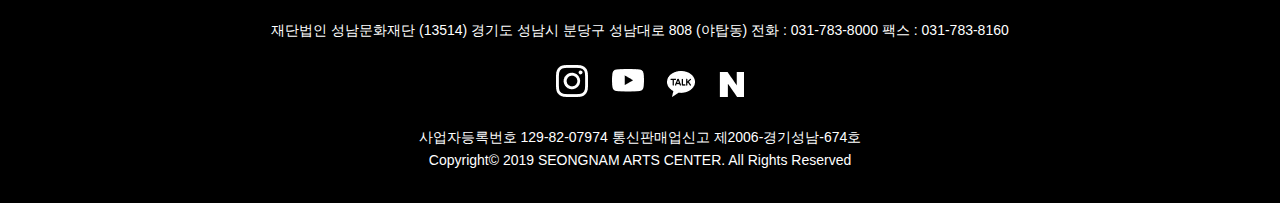
<file: product-01b-show.html>
<!DOCTYPE html>
<html lang="en">

<head>
  <meta charset="UTF-8">
  <meta http-equiv="X-UA-Compatible" content="IE=edge">
  <meta name="viewport" content="width=device-width, initial-scale=1.0">
  <title>성남아트센터 &#60; 추천공연 &#62;</title>
  <link rel="stylesheet" href="css/style.css">
  <!-- 목록 페이지 전용 style -->
  <link rel="stylesheet" href="css/product-01-show.css">

  <!-- 제이쿼리 -->
  <script src="https://ajax.googleapis.com/ajax/libs/jquery/3.6.0/jquery.min.js"></script>
  <!-- app -->
  <script src="/js/app.js"></script>

</head>

<body id="product-01a-show">

  <!-- 헤더 파트 -->
  <header id="header">
    <div class="container">
      <div class="logo">
        <a href="index.html">
          <img src="images/logo.png" alt="LOGO">
        </a>
      </div>
      <nav id="header-gnb">
        <ul class="gnb">
          <li><a href="product-01a1-show.html">공연</a>
            <ul class="sub">
              <li><a href="product-01b-show.html">추천공연</a></li>
              <li><a href="product-01c-show.html">월간공연</a></li>
              <li><a href="product-01d-show.html">연간공연</a></li>
            </ul>
          </li>
          <li><a href="product-02a1-exhibition.html">전시</a>
            <ul class="sub">
              <li><a href="product-02b-exhibition.html">추천전시</a></li>
              <li><a href="product-02c-exhibition.html">월간전시</a></li>
              <li><a href="product-02d-exhibition.html">연간전시</a></li>
            </ul>
          </li>
          <li><a href="rental.html">대관안내</a>

          </li>
          <li><a href="company.html">센터소개</a>

          </li>
        </ul>
      </nav>
      <div id="toggle-menu-btn">
        <div class="hamburger">
          <span class="line"></span>
          <span class="line"></span>
          <span class="line"></span>
        </div>
      </div>


    </div>
  </header>

  <div id="toggle-menu">
    <div class="login-section">
      <form class="hidden profile" id="greeting">
        <img class="profile-img" src="images/profile.png" alt="프로필">
        <p id="name"></p>
        <button id="logout">로그아웃</button>
        <a href="./">
          <div class="academy">아카데미 수강확인</div>
        </a>
        <a href="./">
          <div class="cancel">예매확인 및 취소</div>
        </a>
        <a href="./">
          <div class="check">출석부</div>
        </a>
      </form>
      <form class="hidden" id="login-form">
        <div class="login-box">
          <input id="id" required type="text" placeholder="아이디">
          <input id="pw" required type="text" placeholder="비밀번호">
          <button id="login-btn">
            <img src="images/login-btn.png" alt="login-btn">
          </button>
        </div>
        <div class="login-info">

          <label for="idsave"><input type="checkbox" id="idsave"> 아이디 저장하기</label>
          <div class="signup">
            <span><a href="./">회원가입</a></span>
            <span>|</span>
            <span><a href="./">ID / PW 찾기</a></span>
          </div>
        </div>
        <div class="login-sns">
          <button><img src="images/naver.png" alt="naver"></button>
          <button><img src="images/kakaotalk.png" alt="kakaotalk"></button>
          <button><img src="images/facebook.png" alt="facebook"></button>
        </div>
      </form>
    </div>

    <ul id="toggle-gnb">
      <li><a href="product-01a1-show.html">공연</a>
        <button class="gnb-plus"><img src="images/gnb-plus.png" alt="gnb-plus"></button>
        <ul class="sub">
          <li><a href="product-01b-show.html">추천공연</a></li>
          <li><a href="product-01c-show.html">월간공연</a></li>
          <li><a href="product-01d-show.html">연간공연</a></li>
        </ul>
      </li>
      <li><a href="product-02a1-exhibition.html">전시</a>
        <button class="gnb-plus"><img src="images/gnb-plus.png" alt="gnb-plus"></button>
        <ul class="sub">
          <li><a href="product-02b-exhibition.html">추천전시</a></li>
          <li><a href="product-02c-exhibition.html">월간전시</a></li>
          <li><a href="product-02d-exhibition.html">연간전시</a></li>
        </ul>
      </li>
      <li><a href="rental.html">대관안내</a>

      </li>
      <li><a href="company.html">센터소개</a>

      </li>
      <li><a href="./">고객센터</a>
        <button class="gnb-plus"><img src="images/gnb-plus.png" alt="gnb-plus"></button>
        <ul class="sub">
          <li><a href="./">예매안내</a></li>
          <li><a href="./">공지사항</a></li>
          <li><a href="./">자주 묻는 질문</a></li>
          <li><a href="./">고객의 소리</a></li>
        </ul>
      </li>
    </ul>


  </div>

  <!-- 텍스트 파트 -->
  <section class="noticeT">

    <p class="PCOnly"><span class="ps0">성남아트센터 추천공연 목록입니다.</span> <span class="ps1">2022년 8월 성남아트센터에서 이벤트를 개최하고
        있습니다.</span> -자세한 정보는 공지사항을 참고하세요 !-</p>
    <p class="mobileT">성남아트센터 추천공연 목록입니다.</p>

  </section>

  <!-- 모바일 전용 공연 / 전시 버튼 -->
  <div class="MBtn">
    <a href="#">공연</a>
    <a href="#">전시</a>
  </div>

  <!-- 목록 파트 -->
  <section id="product-list">
    <div class="container">

      <article id="row">
        <div class="col">

          <img class="rowImages" src="images/pd01b1.jpg" alt="pd01a1">

          <div class="tandb">

            <h2 class="rowTitle">2022 피크닉콘서트</h2>

            <div class="sub1">
              <p class="rowSubtitle">공연일정</p>
              <p class="mintext">2022년 8월 12 ~ 13일</p>
            </div>

            <div class="sub2">
              <p class="rowSubtitle">관람시간</p>
              <p class="mintext">오후 7시 30분</p>
            </div>

            <div class="rowBtn">
              <a href="./detail/pdetail-7.html">상세보기</a>
              <a href="#">예매하기</a>
            </div>

          </div>

        </div>
      </article>

      <article id="row">
        <div class="col">

          <img class="rowImages" src="images/pd01b2.jpg" alt="pd01a1">

          <div class="tandb">

            <h2 class="rowTitle">연극만원(滿員)</h2>

            <div class="sub1">
              <p class="rowSubtitle">공연일정</p>
              <p class="mintext">2022년 8월 13 ~ 14일</p>
            </div>

            <div class="sub2">
              <p class="rowSubtitle">관람시간</p>
              <p class="mintext">오후 14:00, 18:00</p>
            </div>

            <div class="rowBtn">
              <a href="#">상세보기</a>
              <a href="#">예매하기</a>
            </div>

          </div>

        </div>
      </article>

      <article id="row">
        <div class="col">

          <img class="rowImages" src="images/pd01b3.jpg" alt="pd01a1">

          <div class="tandb">

            <h2 class="rowTitle">2022 마티네 콘서트</h2>

            <div class="sub1">
              <p class="rowSubtitle">공연일정</p>
              <p class="mintext">2022년 8월 18일(목)</p>
            </div>

            <div class="sub2">
              <p class="rowSubtitle">관람시간</p>
              <p class="mintext">오전 11시</p>
            </div>

            <div class="rowBtn">
              <a href="#">상세보기</a>
              <a href="#">예매하기</a>
            </div>

          </div>

        </div>
      </article>

      <article id="row">
        <div class="col">

          <img class="rowImages" src="images/pd01b4.jpg" alt="pd01a1">

          <div class="tandb">

            <h2 class="rowTitle">이매방 춤의 기억</h2>

            <div class="sub1">
              <p class="rowSubtitle">공연일정</p>
              <p class="mintext">2022년 8월 19일(금)</p>
            </div>

            <div class="sub2">
              <p class="rowSubtitle">관람시간</p>
              <p class="mintext">상세페이지 참고</p>
            </div>

            <div class="rowBtn">
              <a href="#">상세보기</a>
              <a href="#">예매하기</a>
            </div>

          </div>

        </div>
      </article>

      <article id="row">
        <div class="col">

          <img class="rowImages" src="images/pd01b5.jpg" alt="pd01a1">

          <div class="tandb">

            <h2 class="rowTitle">파크콘서트 - 잔나비</h2>

            <div class="sub1">
              <p class="rowSubtitle">공연일정</p>
              <p class="mintext">2022년 8월 20일(토)</p>
            </div>

            <div class="sub2">
              <p class="rowSubtitle">관람시간</p>
              <p class="mintext">상세 페이지 참고</p>
            </div>

            <div class="rowBtn">
              <a href="#">상세보기</a>
              <a href="#">예매하기</a>
            </div>

          </div>

        </div>
      </article>

      <article id="row">
        <div class="col">

          <img class="rowImages" src="images/pd01b6.jpg" alt="pd01a1">

          <div class="tandb">

            <h2 class="rowTitle">무용인 한마음 축제</h2>

            <div class="sub1">
              <p class="rowSubtitle">공연일정</p>
              <p class="mintext">2022년 8월 5일(금)</p>
            </div>

            <div class="sub2">
              <p class="rowSubtitle">관람시간</p>
              <p class="mintext">상세 페이지 참고</p>
            </div>

            <div class="rowBtn">
              <a href="#">상세보기</a>
              <a href="#">예매하기</a>
            </div>

          </div>

        </div>
      </article>

      <!-- <article id="row">
        <div class="col">

          <img class="rowImages" src="images/pd01a1.jpg" alt="pd01a1">

          <div class="tandb">

            <h2 class="rowTitle">사랑의 묘약</h2>

            <div class="sub1">
              <p class="rowSubtitle">공연일정</p>
              <p class="mintext">2022년 8월 5일(금) 20시</p>
            </div>

            <div class="sub2">
              <p class="rowSubtitle">관람시간</p>
              <p class="mintext">2022년 8월 5일(금) 20시</p>
            </div>

            <div class="rowBtn">
              <a href="#">상세보기</a>
              <a href="#">예매하기</a>
            </div>

          </div>

        </div>
      </article> -->

    </div>
  </section>


	<footer>
		<div class="logo">
			<a href="./"><img src="images/footer_logo.png" alt="성남아트센터"></a>
		</div>
		<div id="line"></div>
		<div class="secret">
			<a href="./"><span>개인정보취급방침</span></a>
			<a href="./"><span class="ccc">영상정보처리기기 운영&#47;관리 방침
				</span></a>
			<a href="./"><span class="ccc">이메일무단수집거부</span></a>
			<a href="./"><span class="ccc">저작권보호정책</span></a>
			<span class="ccc">예매전용 1544-8117</span>
		</div>
		<div class="address">
			<p>재단법인 성남문화재단 (13514) 경기도 성남시 분당구 성남대로 808 (야탑동) 전화 : 031-783-8000 팩스 : 031-783-8160</p>
		</div>
		<div id="s-line"></div>
		<div class="sns">
			<div class="sns-pro">
				<a href="https://www.instagram.com/seongnam_artscenter/" target="_blank" rel="noopener noreferrer nofollow"><img
						src="images/instagram.png" alt="instagram" id="insta"></a>
				<a href="https://www.youtube.com/user/snartscenter" target="_blank" rel="noopener noreferrer nofollow"><img
						src="images/youtube.png" alt="youtube" id="youtube"></a>
				<a id="kakao" href="https://pf.kakao.com/_rdAfxl" target="_blank" rel="noopener noreferrer nofollow"><img
						src="images/kakao.png" alt="kakaotalk" id="kakaotalk"></a>
				<a href="https://blog.naver.com/snartc" target="_blank" rel="noopener noreferrer nofollow"><img
						src="images/navrer.png" alt="naver" id="naver"></a>
			</div>
		</div>
		<div class="copyright">
			<p>사업자등록번호 129-82-07974 통신판매업신고 제2006-경기성남-674호</p>
			<p>Copyright© 2019 SEONGNAM ARTS CENTER. All Rights Reserved</p>
		</div>
	</footer>
      <!-- 로그인, 로그아웃 -->
      <script src="js/greeting.js"></script>

</body>

</html>
</file>
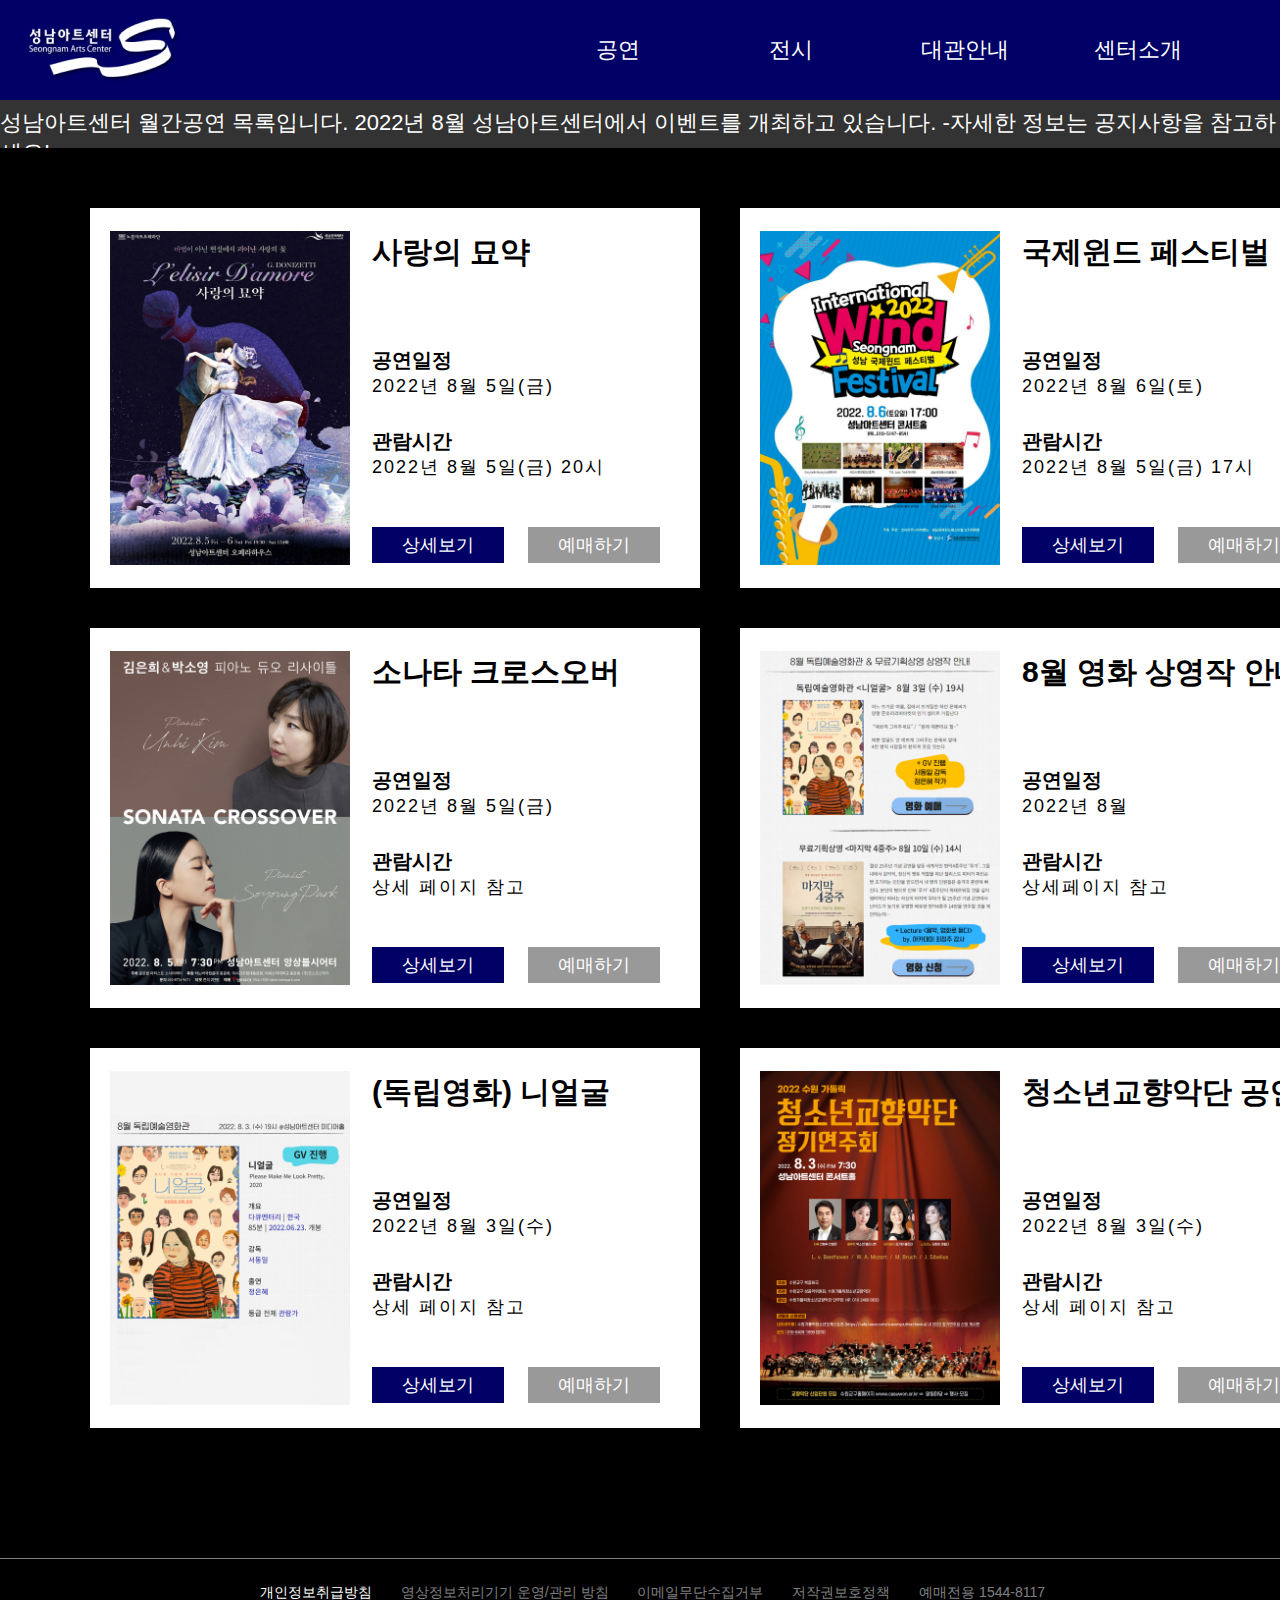
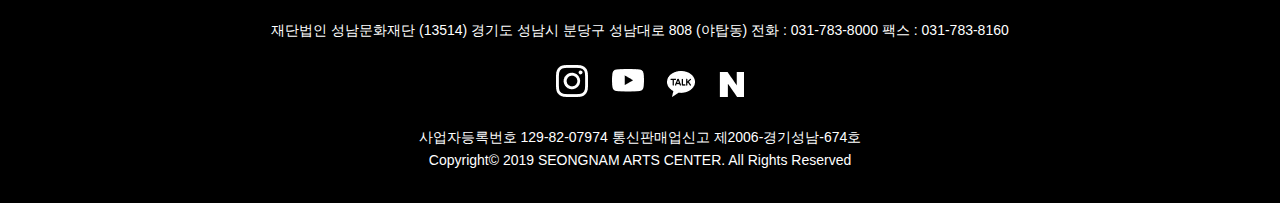
<file: product-01c-show.html>
<!DOCTYPE html>
<html lang="en">

<head>
  <meta charset="UTF-8">
  <meta http-equiv="X-UA-Compatible" content="IE=edge">
  <meta name="viewport" content="width=device-width, initial-scale=1.0">
  <title>성남아트센터 &#60; 월간공연 &#62;</title>
  <link rel="stylesheet" href="css/style.css">
  <!-- 목록 페이지 전용 style -->
  <link rel="stylesheet" href="./css/product-01-show.css">

  <!-- 제이쿼리 -->
  <script src="https://ajax.googleapis.com/ajax/libs/jquery/3.6.0/jquery.min.js"></script>
  <!-- app -->
  <script src="/js/app.js"></script>

</head>

<body id="product-01a-show">
  <!-- 헤더 파트 -->
  <header id="header">
    <div class="container">
      <div class="logo">
        <a href="index.html">
          <img src="images/logo.png" alt="LOGO">
        </a>
      </div>
      <nav id="header-gnb">
        <ul class="gnb">
          <li><a href="product-01a1-show.html">공연</a>
            <ul class="sub">
              <li><a href="product-01b-show.html">추천공연</a></li>
              <li><a href="product-01c-show.html">월간공연</a></li>
              <li><a href="product-01d-show.html">연간공연</a></li>
            </ul>
          </li>
          <li><a href="product-02a1-exhibition.html">전시</a>
            <ul class="sub">
              <li><a href="product-02b-exhibition.html">추천전시</a></li>
              <li><a href="product-02c-exhibition.html">월간전시</a></li>
              <li><a href="product-02d-exhibition.html">연간전시</a></li>
            </ul>
          </li>
          <li><a href="rental.html">대관안내</a>

          </li>
          <li><a href="company.html">센터소개</a>

          </li>
        </ul>
      </nav>
      <div id="toggle-menu-btn">
        <div class="hamburger">
          <span class="line"></span>
          <span class="line"></span>
          <span class="line"></span>
        </div>
      </div>


    </div>
  </header>

  <div id="toggle-menu">
    <div class="login-section">
      <form class="hidden profile" id="greeting">
        <img class="profile-img" src="images/profile.png" alt="프로필">
        <p id="name"></p>
        <button id="logout">로그아웃</button>
        <a href="./">
          <div class="academy">아카데미 수강확인</div>
        </a>
        <a href="./">
          <div class="cancel">예매확인 및 취소</div>
        </a>
        <a href="./">
          <div class="check">출석부</div>
        </a>
      </form>
      <form class="hidden" id="login-form">
        <div class="login-box">
          <input id="id" required type="text" placeholder="아이디">
          <input id="pw" required type="text" placeholder="비밀번호">
          <button id="login-btn">
            <img src="images/login-btn.png" alt="login-btn">
          </button>
        </div>
        <div class="login-info">

          <label for="idsave"><input type="checkbox" id="idsave"> 아이디 저장하기</label>
          <div class="signup">
            <span><a href="./">회원가입</a></span>
            <span>|</span>
            <span><a href="./">ID / PW 찾기</a></span>
          </div>
        </div>
        <div class="login-sns">
          <button><img src="images/naver.png" alt="naver"></button>
          <button><img src="images/kakaotalk.png" alt="kakaotalk"></button>
          <button><img src="images/facebook.png" alt="facebook"></button>
        </div>
      </form>
    </div>

    <ul id="toggle-gnb">
      <li><a href="product-01a1-show.html">공연</a>
        <button class="gnb-plus"><img src="images/gnb-plus.png" alt="gnb-plus"></button>
        <ul class="sub">
          <li><a href="product-01b-show.html">추천공연</a></li>
          <li><a href="product-01c-show.html">월간공연</a></li>
          <li><a href="product-01d-show.html">연간공연</a></li>
        </ul>
      </li>
      <li><a href="product-02a1-exhibition.html">전시</a>
        <button class="gnb-plus"><img src="images/gnb-plus.png" alt="gnb-plus"></button>
        <ul class="sub">
          <li><a href="product-02b-exhibition.html">추천전시</a></li>
          <li><a href="product-02c-exhibition.html">월간전시</a></li>
          <li><a href="product-02d-exhibition.html">연간전시</a></li>
        </ul>
      </li>
      <li><a href="rental.html">대관안내</a>

      </li>
      <li><a href="company.html">센터소개</a>

      </li>
      <li><a href="./">고객센터</a>
        <button class="gnb-plus"><img src="images/gnb-plus.png" alt="gnb-plus"></button>
        <ul class="sub">
          <li><a href="./">예매안내</a></li>
          <li><a href="./">공지사항</a></li>
          <li><a href="./">자주 묻는 질문</a></li>
          <li><a href="./">고객의 소리</a></li>
        </ul>
      </li>
    </ul>


  </div>


  <!-- 텍스트 파트 -->
  <section class="noticeT">

    <p class="PCOnly">성남아트센터 월간공연 목록입니다. 2022년 8월 성남아트센터에서 이벤트를 개최하고 있습니다. -자세한 정보는 공지사항을 참고하세요!-</p>
    <p class="mobileT">성남아트센터 월간공연 목록입니다.</p>

  </section>

  <!-- 모바일 전용 공연 / 전시 버튼 -->
  <div class="MBtn">
    <a href="#">공연</a>
    <a href="#">전시</a>
  </div>

  <!-- 목록 파트 -->
  <section id="product-list">
    <div class="container">

      <article id="row">
        <div class="col">

          <img class="rowImages" src="images/pd01a1.jpg" alt="pd01a1">

          <div class="tandb">

            <h2 class="rowTitle">사랑의 묘약</h2>

            <div class="sub1">
              <p class="rowSubtitle">공연일정</p>
              <p class="mintext">2022년 8월 5일(금)</p>
            </div>

            <div class="sub2">
              <p class="rowSubtitle">관람시간</p>
              <p class="mintext">2022년 8월 5일(금) 20시</p>
            </div>

            <div class="rowBtn">
              <a href="./detail/pdetail-1.html">상세보기</a>
              <a href="#">예매하기</a>
            </div>

          </div>

        </div>
      </article>

      <article id="row">
        <div class="col">

          <img class="rowImages" src="images/pd01a2.jpg" alt="pd01a1">

          <div class="tandb">

            <h2 class="rowTitle">국제윈드 페스티벌</h2>

            <div class="sub1">
              <p class="rowSubtitle">공연일정</p>
              <p class="mintext">2022년 8월 6일(토)</p>
            </div>

            <div class="sub2">
              <p class="rowSubtitle">관람시간</p>
              <p class="mintext">2022년 8월 5일(금) 17시</p>
            </div>

            <div class="rowBtn">
              <a href="#">상세보기</a>
              <a href="#">예매하기</a>
            </div>

          </div>

        </div>
      </article>

      <article id="row">
        <div class="col">

          <img class="rowImages" src="images/pd01a3.jpg" alt="pd01a1">

          <div class="tandb">

            <h2 class="rowTitle">소나타 크로스오버</h2>

            <div class="sub1">
              <p class="rowSubtitle">공연일정</p>
              <p class="mintext">2022년 8월 5일(금)</p>
            </div>

            <div class="sub2">
              <p class="rowSubtitle">관람시간</p>
              <p class="mintext">상세 페이지 참고</p>
            </div>

            <div class="rowBtn">
              <a href="#">상세보기</a>
              <a href="#">예매하기</a>
            </div>

          </div>

        </div>
      </article>

      <article id="row">
        <div class="col">

          <img class="rowImages" src="images/pd01a4.jpg" alt="pd01a1">

          <div class="tandb">

            <h2 class="rowTitle">8월 영화 상영작 안내</h2>

            <div class="sub1">
              <p class="rowSubtitle">공연일정</p>
              <p class="mintext">2022년 8월</p>
            </div>

            <div class="sub2">
              <p class="rowSubtitle">관람시간</p>
              <p class="mintext">상세페이지 참고</p>
            </div>

            <div class="rowBtn">
              <a href="#">상세보기</a>
              <a href="#">예매하기</a>
            </div>

          </div>

        </div>
      </article>

      <article id="row">
        <div class="col">

          <img class="rowImages" src="images/pd01a5.jpg" alt="pd01a1">

          <div class="tandb">

            <h2 class="rowTitle">(독립영화) 니얼굴</h2>

            <div class="sub1">
              <p class="rowSubtitle">공연일정</p>
              <p class="mintext">2022년 8월 3일(수)</p>
            </div>

            <div class="sub2">
              <p class="rowSubtitle">관람시간</p>
              <p class="mintext">상세 페이지 참고</p>
            </div>

            <div class="rowBtn">
              <a href="#">상세보기</a>
              <a href="#">예매하기</a>
            </div>

          </div>

        </div>
      </article>

      <article id="row">
        <div class="col">

          <img class="rowImages" src="images/pd01a6.jpg" alt="pd01a1">

          <div class="tandb">

            <h2 class="rowTitle">청소년교향악단 공연</h2>

            <div class="sub1">
              <p class="rowSubtitle">공연일정</p>
              <p class="mintext">2022년 8월 3일(수)</p>
            </div>

            <div class="sub2">
              <p class="rowSubtitle">관람시간</p>
              <p class="mintext">상세 페이지 참고</p>
            </div>

            <div class="rowBtn">
              <a href="#">상세보기</a>
              <a href="#">예매하기</a>
            </div>

          </div>

        </div>
      </article>

      <!-- <article id="row">
        <div class="col">

          <img class="rowImages" src="images/pd01a1.jpg" alt="pd01a1">

          <div class="tandb">

            <h2 class="rowTitle">사랑의 묘약</h2>

            <div class="sub1">
              <p class="rowSubtitle">공연일정</p>
              <p class="mintext">2022년 8월 5일(금) 20시</p>
            </div>

            <div class="sub2">
              <p class="rowSubtitle">관람시간</p>
              <p class="mintext">2022년 8월 5일(금) 20시</p>
            </div>

            <div class="rowBtn">
              <a href="#">상세보기</a>
              <a href="#">예매하기</a>
            </div>

          </div>

        </div>
      </article> -->

    </div>
  </section>


	<footer>
		<div class="logo">
			<a href="./"><img src="images/footer_logo.png" alt="성남아트센터"></a>
		</div>
		<div id="line"></div>
		<div class="secret">
			<a href="./"><span>개인정보취급방침</span></a>
			<a href="./"><span class="ccc">영상정보처리기기 운영&#47;관리 방침
				</span></a>
			<a href="./"><span class="ccc">이메일무단수집거부</span></a>
			<a href="./"><span class="ccc">저작권보호정책</span></a>
			<span class="ccc">예매전용 1544-8117</span>
		</div>
		<div class="address">
			<p>재단법인 성남문화재단 (13514) 경기도 성남시 분당구 성남대로 808 (야탑동) 전화 : 031-783-8000 팩스 : 031-783-8160</p>
		</div>
		<div id="s-line"></div>
		<div class="sns">
			<div class="sns-pro">
				<a href="https://www.instagram.com/seongnam_artscenter/" target="_blank" rel="noopener noreferrer nofollow"><img
						src="images/instagram.png" alt="instagram" id="insta"></a>
				<a href="https://www.youtube.com/user/snartscenter" target="_blank" rel="noopener noreferrer nofollow"><img
						src="images/youtube.png" alt="youtube" id="youtube"></a>
				<a id="kakao" href="https://pf.kakao.com/_rdAfxl" target="_blank" rel="noopener noreferrer nofollow"><img
						src="images/kakao.png" alt="kakaotalk" id="kakaotalk"></a>
				<a href="https://blog.naver.com/snartc" target="_blank" rel="noopener noreferrer nofollow"><img
						src="images/navrer.png" alt="naver" id="naver"></a>
			</div>
		</div>
		<div class="copyright">
			<p>사업자등록번호 129-82-07974 통신판매업신고 제2006-경기성남-674호</p>
			<p>Copyright© 2019 SEONGNAM ARTS CENTER. All Rights Reserved</p>
		</div>
	</footer>
      <!-- 로그인, 로그아웃 -->
      <script src="js/greeting.js"></script>

</body>

</html>
</file>
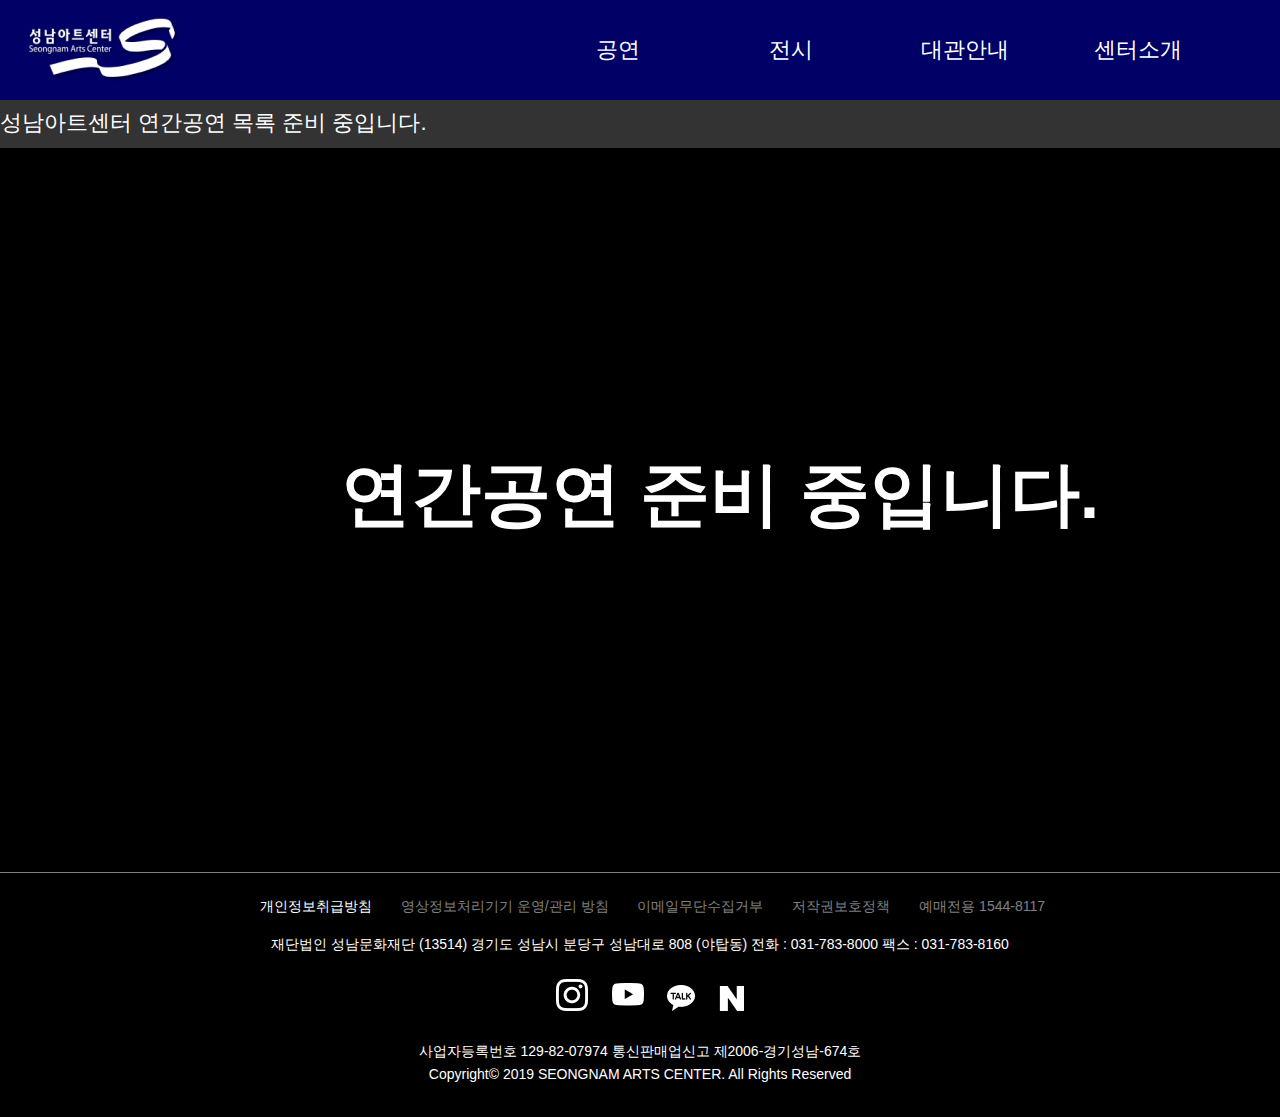
<file: product-01d-show.html>
<!DOCTYPE html>
<html lang="en">

<head>
  <meta charset="UTF-8">
  <meta http-equiv="X-UA-Compatible" content="IE=edge">
  <meta name="viewport" content="width=device-width, initial-scale=1.0">
  <title>성남아트센터 &#60; 연간공연 &#62;</title>
  <link rel="stylesheet" href="css/style.css">
  <!-- 목록 페이지 전용 style -->
  <link rel="stylesheet" href="/css/product-01-show.css">

  <!-- 제이쿼리 -->
  <script src="https://ajax.googleapis.com/ajax/libs/jquery/3.6.0/jquery.min.js"></script>
  <!-- app -->
  <script src="/js/app.js"></script>

</head>

<body id="product-01a-show">
  <!-- 헤더 파트 -->
  <header id="header">
    <div class="container">
      <div class="logo">
        <a href="index.html">
          <img src="images/logo.png" alt="LOGO">
        </a>
      </div>
      <nav id="header-gnb">
        <ul class="gnb">
          <li><a href="product-01a1-show.html">공연</a>
            <ul class="sub">
              <li><a href="product-01b-show.html">추천공연</a></li>
              <li><a href="product-01c-show.html">월간공연</a></li>
              <li><a href="product-01d-show.html">연간공연</a></li>
            </ul>
          </li>
          <li><a href="product-02a1-exhibition.html">전시</a>
            <ul class="sub">
              <li><a href="product-02b-exhibition.html">추천전시</a></li>
              <li><a href="product-02c-exhibition.html">월간전시</a></li>
              <li><a href="product-02d-exhibition.html">연간전시</a></li>
            </ul>
          </li>
          <li><a href="rental.html">대관안내</a>

          </li>
          <li><a href="company.html">센터소개</a>

          </li>
        </ul>
      </nav>
      <div id="toggle-menu-btn">
        <div class="hamburger">
          <span class="line"></span>
          <span class="line"></span>
          <span class="line"></span>
        </div>
      </div>


    </div>
  </header>

  <div id="toggle-menu">
    <div class="login-section">
      <form class="hidden profile" id="greeting">
        <img class="profile-img" src="images/profile.png" alt="프로필">
        <p id="name"></p>
        <button id="logout">로그아웃</button>
        <a href="./">
          <div class="academy">아카데미 수강확인</div>
        </a>
        <a href="./">
          <div class="cancel">예매확인 및 취소</div>
        </a>
        <a href="./">
          <div class="check">출석부</div>
        </a>
      </form>
      <form class="hidden" id="login-form">
        <div class="login-box">
          <input id="id" required type="text" placeholder="아이디">
          <input id="pw" required type="text" placeholder="비밀번호">
          <button id="login-btn">
            <img src="images/login-btn.png" alt="login-btn">
          </button>
        </div>
        <div class="login-info">

          <label for="idsave"><input type="checkbox" id="idsave"> 아이디 저장하기</label>
          <div class="signup">
            <span><a href="./">회원가입</a></span>
            <span>|</span>
            <span><a href="./">ID / PW 찾기</a></span>
          </div>
        </div>
        <div class="login-sns">
          <button><img src="images/naver.png" alt="naver"></button>
          <button><img src="images/kakaotalk.png" alt="kakaotalk"></button>
          <button><img src="images/facebook.png" alt="facebook"></button>
        </div>
      </form>
    </div>

    <ul id="toggle-gnb">
      <li><a href="product-01a1-show.html">공연</a>
        <button class="gnb-plus"><img src="images/gnb-plus.png" alt="gnb-plus"></button>
        <ul class="sub">
          <li><a href="product-01b-show.html">추천공연</a></li>
          <li><a href="product-01c-show.html">월간공연</a></li>
          <li><a href="product-01d-show.html">연간공연</a></li>
        </ul>
      </li>
      <li><a href="product-02a1-exhibition.html">전시</a>
        <button class="gnb-plus"><img src="images/gnb-plus.png" alt="gnb-plus"></button>
        <ul class="sub">
          <li><a href="product-02b-exhibition.html">추천전시</a></li>
          <li><a href="product-02c-exhibition.html">월간전시</a></li>
          <li><a href="product-02d-exhibition.html">연간전시</a></li>
        </ul>
      </li>
      <li><a href="rental.html">대관안내</a>

      </li>
      <li><a href="company.html">센터소개</a>

      </li>
      <li><a href="./">고객센터</a>
        <button class="gnb-plus"><img src="images/gnb-plus.png" alt="gnb-plus"></button>
        <ul class="sub">
          <li><a href="./">예매안내</a></li>
          <li><a href="./">공지사항</a></li>
          <li><a href="./">자주 묻는 질문</a></li>
          <li><a href="./">고객의 소리</a></li>
        </ul>
      </li>
    </ul>


  </div>


  <!-- 텍스트 파트 -->
  <section class="noticeT">

    <p class="PCOnly">성남아트센터 연간공연 목록 준비 중입니다.</p>
    <p class="mobileT">성남아트센터 연간공연 목록 준비 중입니다.</p>

  </section>

  <!-- 모바일 전용 공연 / 전시 버튼 -->
  <div class="MBtn">
    <a href="#">공연</a>
    <a href="#">전시</a>
  </div>

  <!-- 목록 파트 -->

  <div class="h1h1h1">
    <h1 class="h1h1">연간공연 준비 중입니다.</h1>
  </div>






	<footer>
		<div class="logo">
			<a href="./"><img src="images/footer_logo.png" alt="성남아트센터"></a>
		</div>
		<div id="line"></div>
		<div class="secret">
			<a href="./"><span>개인정보취급방침</span></a>
			<a href="./"><span class="ccc">영상정보처리기기 운영&#47;관리 방침
				</span></a>
			<a href="./"><span class="ccc">이메일무단수집거부</span></a>
			<a href="./"><span class="ccc">저작권보호정책</span></a>
			<span class="ccc">예매전용 1544-8117</span>
		</div>
		<div class="address">
			<p>재단법인 성남문화재단 (13514) 경기도 성남시 분당구 성남대로 808 (야탑동) 전화 : 031-783-8000 팩스 : 031-783-8160</p>
		</div>
		<div id="s-line"></div>
		<div class="sns">
			<div class="sns-pro">
				<a href="https://www.instagram.com/seongnam_artscenter/" target="_blank" rel="noopener noreferrer nofollow"><img
						src="images/instagram.png" alt="instagram" id="insta"></a>
				<a href="https://www.youtube.com/user/snartscenter" target="_blank" rel="noopener noreferrer nofollow"><img
						src="images/youtube.png" alt="youtube" id="youtube"></a>
				<a id="kakao" href="https://pf.kakao.com/_rdAfxl" target="_blank" rel="noopener noreferrer nofollow"><img
						src="images/kakao.png" alt="kakaotalk" id="kakaotalk"></a>
				<a href="https://blog.naver.com/snartc" target="_blank" rel="noopener noreferrer nofollow"><img
						src="images/navrer.png" alt="naver" id="naver"></a>
			</div>
		</div>
		<div class="copyright">
			<p>사업자등록번호 129-82-07974 통신판매업신고 제2006-경기성남-674호</p>
			<p>Copyright© 2019 SEONGNAM ARTS CENTER. All Rights Reserved</p>
		</div>
	</footer>
  <!-- 로그인, 로그아웃 -->
  <script src="js/greeting.js"></script>

</body>

</html>
</file>
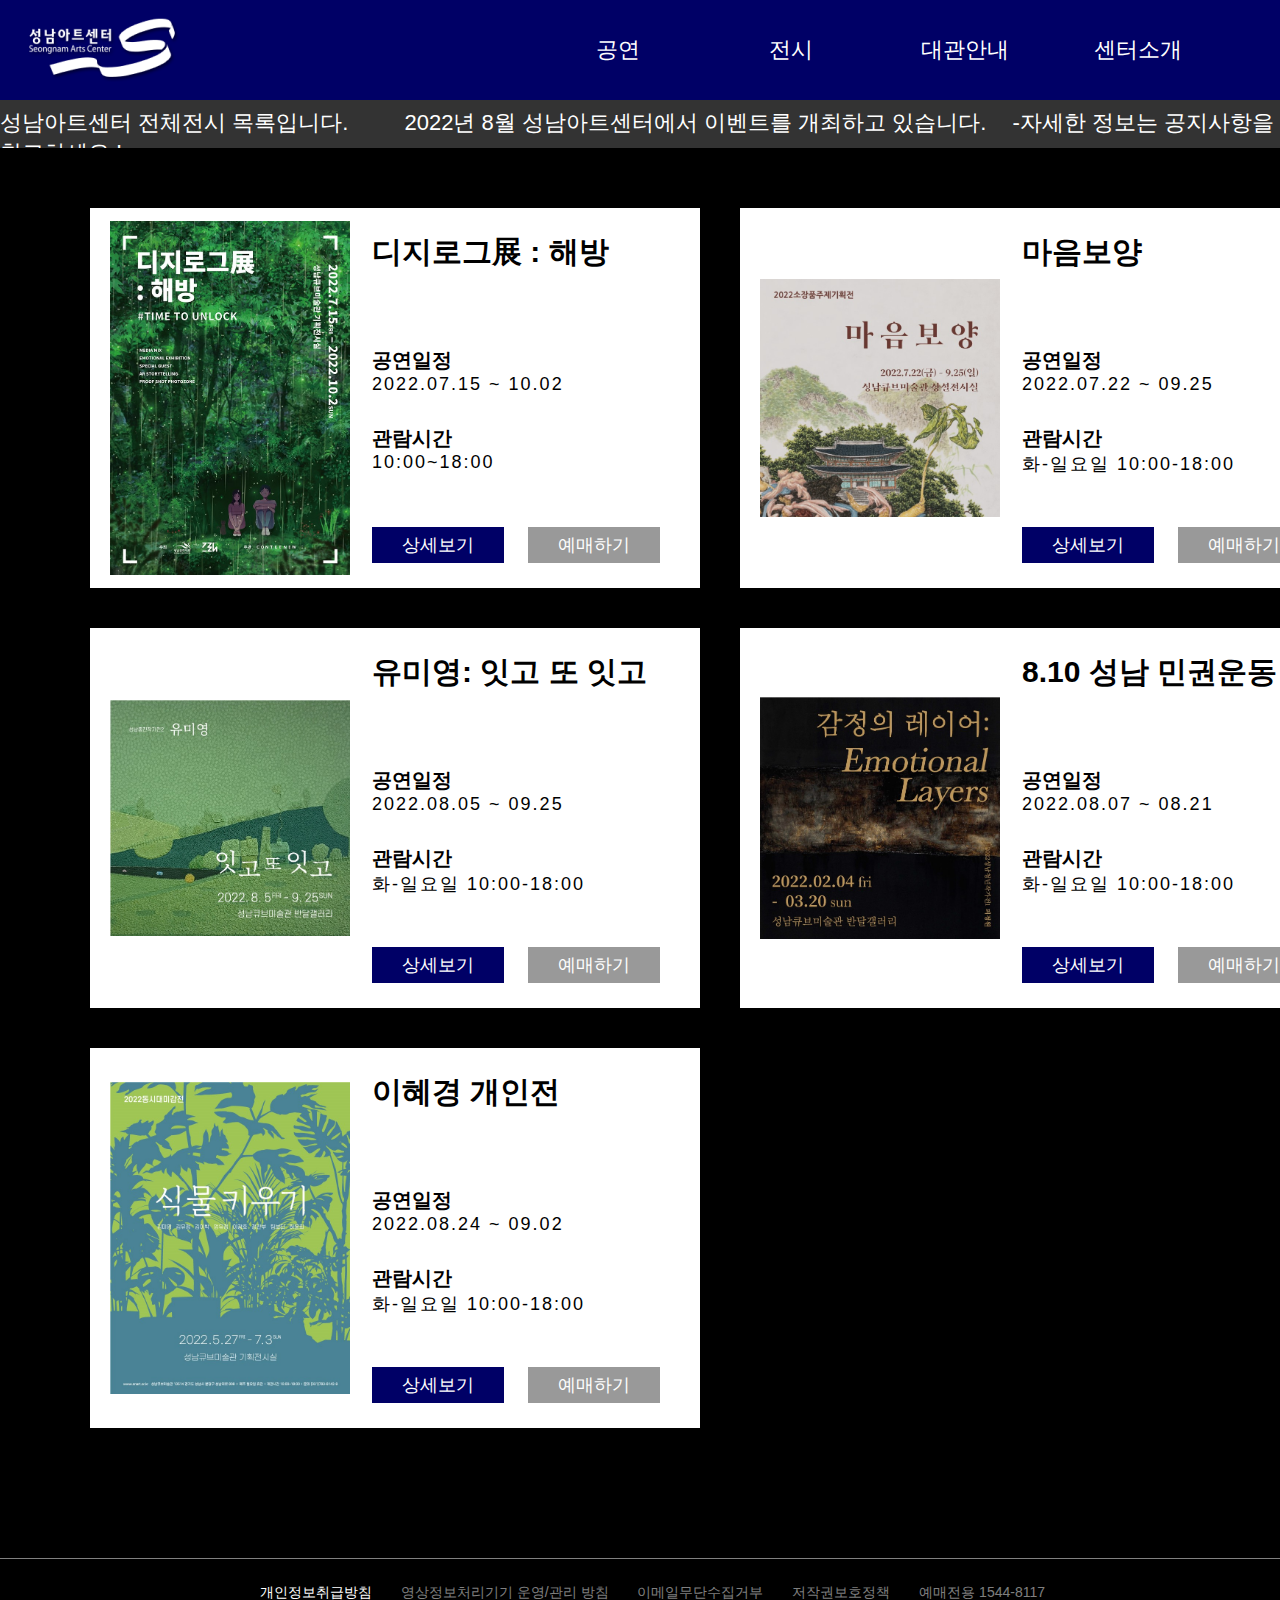
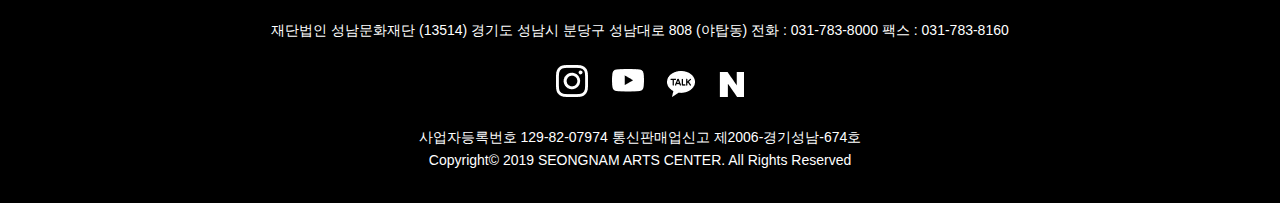
<file: product-02a1-exhibition.html>
<!DOCTYPE html>
<html lang="en">

<head>
  <meta charset="UTF-8">
  <meta http-equiv="X-UA-Compatible" content="IE=edge">
  <meta name="viewport" content="width=device-width, initial-scale=1.0">
  <title>성남아트센터 &#60; 전체 전시 -목록 1- &#62;</title>
  <link rel="stylesheet" href="css/style.css">
  <!-- 목록 페이지 전용 style -->
  <link rel="stylesheet" href="./css/product-01-show.css">

  <!-- 제이쿼리 -->
  <script src="https://ajax.googleapis.com/ajax/libs/jquery/3.6.0/jquery.min.js"></script>
  <!-- app -->
  <script src="./js/app.js"></script>

</head>

<body id="product-01a-show">

  <!-- 헤더 파트 -->
  <header id="header">
    <div class="container">
      <div class="logo">
        <a href="index.html">
          <img src="images/logo.png" alt="LOGO">
        </a>
      </div>
      <nav id="header-gnb">
        <ul class="gnb">
          <li><a href="product-01a1-show.html">공연</a>
            <ul class="sub">
              <li><a href="product-01b-show.html">추천공연</a></li>
              <li><a href="product-01c-show.html">월간공연</a></li>
              <li><a href="product-01d-show.html">연간공연</a></li>
            </ul>
          </li>
          <li><a href="product-02a1-exhibition.html">전시</a>
            <ul class="sub">
              <li><a href="product-02b-exhibition.html">추천전시</a></li>
              <li><a href="product-02c-exhibition.html">월간전시</a></li>
              <li><a href="product-02d-exhibition.html">연간전시</a></li>
            </ul>
          </li>
          <li><a href="rental.html">대관안내</a>

          </li>
          <li><a href="company.html">센터소개</a>

          </li>
        </ul>
      </nav>
      <div id="toggle-menu-btn">
        <div class="hamburger">
          <span class="line"></span>
          <span class="line"></span>
          <span class="line"></span>
        </div>
      </div>


    </div>
  </header>

  <div id="toggle-menu">
    <div class="login-section">
      <form class="hidden profile" id="greeting">
        <img class="profile-img" src="images/profile.png" alt="프로필">
        <p id="name"></p>
        <button id="logout">로그아웃</button>
        <a href="./">
          <div class="academy">아카데미 수강확인</div>
        </a>
        <a href="./">
          <div class="cancel">예매확인 및 취소</div>
        </a>
        <a href="./">
          <div class="check">출석부</div>
        </a>
      </form>
      <form class="hidden" id="login-form">
        <div class="login-box">
          <input id="id" required type="text" placeholder="아이디">
          <input id="pw" required type="text" placeholder="비밀번호">
          <button id="login-btn">
            <img src="images/login-btn.png" alt="login-btn">
          </button>
        </div>
        <div class="login-info">

          <label for="idsave"><input type="checkbox" id="idsave"> 아이디 저장하기</label>
          <div class="signup">
            <span><a href="./">회원가입</a></span>
            <span>|</span>
            <span><a href="./">ID / PW 찾기</a></span>
          </div>
        </div>
        <div class="login-sns">
          <button><img src="images/naver.png" alt="naver"></button>
          <button><img src="images/kakaotalk.png" alt="kakaotalk"></button>
          <button><img src="images/facebook.png" alt="facebook"></button>
        </div>
      </form>
    </div>

    <ul id="toggle-gnb">
      <li><a href="product-01a1-show.html">공연</a>
        <button class="gnb-plus"><img src="images/gnb-plus.png" alt="gnb-plus"></button>
        <ul class="sub">
          <li><a href="product-01b-show.html">추천공연</a></li>
          <li><a href="product-01c-show.html">월간공연</a></li>
          <li><a href="product-01d-show.html">연간공연</a></li>
        </ul>
      </li>
      <li><a href="product-02a1-exhibition.html">전시</a>
        <button class="gnb-plus"><img src="images/gnb-plus.png" alt="gnb-plus"></button>
        <ul class="sub">
          <li><a href="product-02b-exhibition.html">추천전시</a></li>
          <li><a href="product-02c-exhibition.html">월간전시</a></li>
          <li><a href="product-02d-exhibition.html">연간전시</a></li>
        </ul>
      </li>
      <li><a href="rental.html">대관안내</a>

      </li>
      <li><a href="company.html">센터소개</a>

      </li>
      <li><a href="./">고객센터</a>
        <button class="gnb-plus"><img src="images/gnb-plus.png" alt="gnb-plus"></button>
        <ul class="sub">
          <li><a href="./">예매안내</a></li>
          <li><a href="./">공지사항</a></li>
          <li><a href="./">자주 묻는 질문</a></li>
          <li><a href="./">고객의 소리</a></li>
        </ul>
      </li>
    </ul>


  </div>

  <!-- 텍스트 파트 -->
  <section class="noticeT">

    <p class="PCOnly"><span class="ps0">성남아트센터 전체전시 목록입니다.</span> <span class="ps1">2022년 8월 성남아트센터에서 이벤트를 개최하고
        있습니다.</span> -자세한 정보는 공지사항을 참고하세요 !-</p>
    <p class="mobileT">성남아트센터 전체전시 목록입니다.</p>

  </section>

  <!-- 모바일 전용 공연 / 전시 버튼 -->
  <div class="MBtn">
    <a href="product-01a1-show.html">공연</a>
    <a href="product-02a1-exhibition.html">전시</a>
  </div>

  <!-- 목록 파트 -->
  <section id="product-list">
    <div class="container">

      <article id="row">
        <div class="col">

          <img class="rowImages" src="./images/pd02a1.jpg" alt="pd01a1">

          <div class="tandb">

            <h2 class="rowTitle">디지로그展 : 해방</h2>

            <div class="sub1">
              <p class="rowSubtitle">공연일정</p>
              <p class="mintext">2022.07.15 ~ 10.02</p>
            </div>

            <div class="sub2">
              <p class="rowSubtitle">관람시간</p>
              <p class="mintext">10:00~18:00</p>
            </div>

            <div class="rowBtn">
              <a href="./detail/pdetail-13.html">상세보기</a>
              <a href="#">예매하기</a>
            </div>

          </div>

        </div>
      </article>

      <article id="row">
        <div class="col">

          <img class="rowImages" src="images/pd02a2.jpg" alt="pd01a1">

          <div class="tandb">

            <h2 class="rowTitle">마음보양</h2>

            <div class="sub1">
              <p class="rowSubtitle">공연일정</p>
              <p class="mintext">2022.07.22 ~ 09.25</p>
            </div>

            <div class="sub2">
              <p class="rowSubtitle">관람시간</p>
              <p class="mintext">화-일요일 10:00-18:00</p>
            </div>

            <div class="rowBtn">
              <a href="./detail/pdetail-14.html">상세보기</a>
              <a href="#">예매하기</a>
            </div>

          </div>

        </div>
      </article>

      <article id="row">
        <div class="col">

          <img class="rowImages" src="images/pd02a3.jpg" alt="pd01a1">

          <div class="tandb">

            <h2 class="rowTitle">유미영: 잇고 또 잇고</h2>

            <div class="sub1">
              <p class="rowSubtitle">공연일정</p>
              <p class="mintext">2022.08.05 ~ 09.25</p>
            </div>

            <div class="sub2">
              <p class="rowSubtitle">관람시간</p>
              <p class="mintext">화-일요일 10:00-18:00</p>
            </div>

            <div class="rowBtn">
              <a href="./detail/pdetail-15.html">상세보기</a>
              <a href="#">예매하기</a>
            </div>

          </div>

        </div>
      </article>

      <article id="row">
        <div class="col">

          <img class="rowImages" src="images/pd02a4.jpg" alt="pd01a1">

          <div class="tandb">

            <h2 class="rowTitle">8.10 성남 민권운동</h2>

            <div class="sub1">
              <p class="rowSubtitle">공연일정</p>
              <p class="mintext">2022.08.07 ~ 08.21</p>
            </div>

            <div class="sub2">
              <p class="rowSubtitle">관람시간</p>
              <p class="mintext">화-일요일 10:00-18:00</p>
            </div>

            <div class="rowBtn">
              <a href="./detail/pdetail-16.html">상세보기</a>
              <a href="#">예매하기</a>
            </div>

          </div>

        </div>
      </article>

      <article id="row">
        <div class="col">

          <img class="rowImages" src="images/pd02a5.jpg" alt="pd01a1">

          <div class="tandb">

            <h2 class="rowTitle">이혜경 개인전</h2>

            <div class="sub1">
              <p class="rowSubtitle">공연일정</p>
              <p class="mintext">2022.08.24 ~ 09.02</p>
            </div>

            <div class="sub2">
              <p class="rowSubtitle">관람시간</p>
              <p class="mintext">화-일요일 10:00-18:00</p>
            </div>

            <div class="rowBtn">
              <a href="./detail/pdetail-17.html">상세보기</a>
              <a href="#">예매하기</a>
            </div>

          </div>

        </div>
      </article>

    </div>
  </section>


	<footer>
		<div class="logo">
			<a href="./"><img src="images/footer_logo.png" alt="성남아트센터"></a>
		</div>
		<div id="line"></div>
		<div class="secret">
			<a href="./"><span>개인정보취급방침</span></a>
			<a href="./"><span class="ccc">영상정보처리기기 운영&#47;관리 방침
				</span></a>
			<a href="./"><span class="ccc">이메일무단수집거부</span></a>
			<a href="./"><span class="ccc">저작권보호정책</span></a>
			<span class="ccc">예매전용 1544-8117</span>
		</div>
		<div class="address">
			<p>재단법인 성남문화재단 (13514) 경기도 성남시 분당구 성남대로 808 (야탑동) 전화 : 031-783-8000 팩스 : 031-783-8160</p>
		</div>
		<div id="s-line"></div>
		<div class="sns">
			<div class="sns-pro">
				<a href="https://www.instagram.com/seongnam_artscenter/" target="_blank" rel="noopener noreferrer nofollow"><img
						src="images/instagram.png" alt="instagram" id="insta"></a>
				<a href="https://www.youtube.com/user/snartscenter" target="_blank" rel="noopener noreferrer nofollow"><img
						src="images/youtube.png" alt="youtube" id="youtube"></a>
				<a id="kakao" href="https://pf.kakao.com/_rdAfxl" target="_blank" rel="noopener noreferrer nofollow"><img
						src="images/kakao.png" alt="kakaotalk" id="kakaotalk"></a>
				<a href="https://blog.naver.com/snartc" target="_blank" rel="noopener noreferrer nofollow"><img
						src="images/navrer.png" alt="naver" id="naver"></a>
			</div>
		</div>
		<div class="copyright">
			<p>사업자등록번호 129-82-07974 통신판매업신고 제2006-경기성남-674호</p>
			<p>Copyright© 2019 SEONGNAM ARTS CENTER. All Rights Reserved</p>
		</div>
	</footer>
  <!-- 로그인, 로그아웃 -->
  <script src="js/greeting.js"></script>

</body>

</html>
</file>
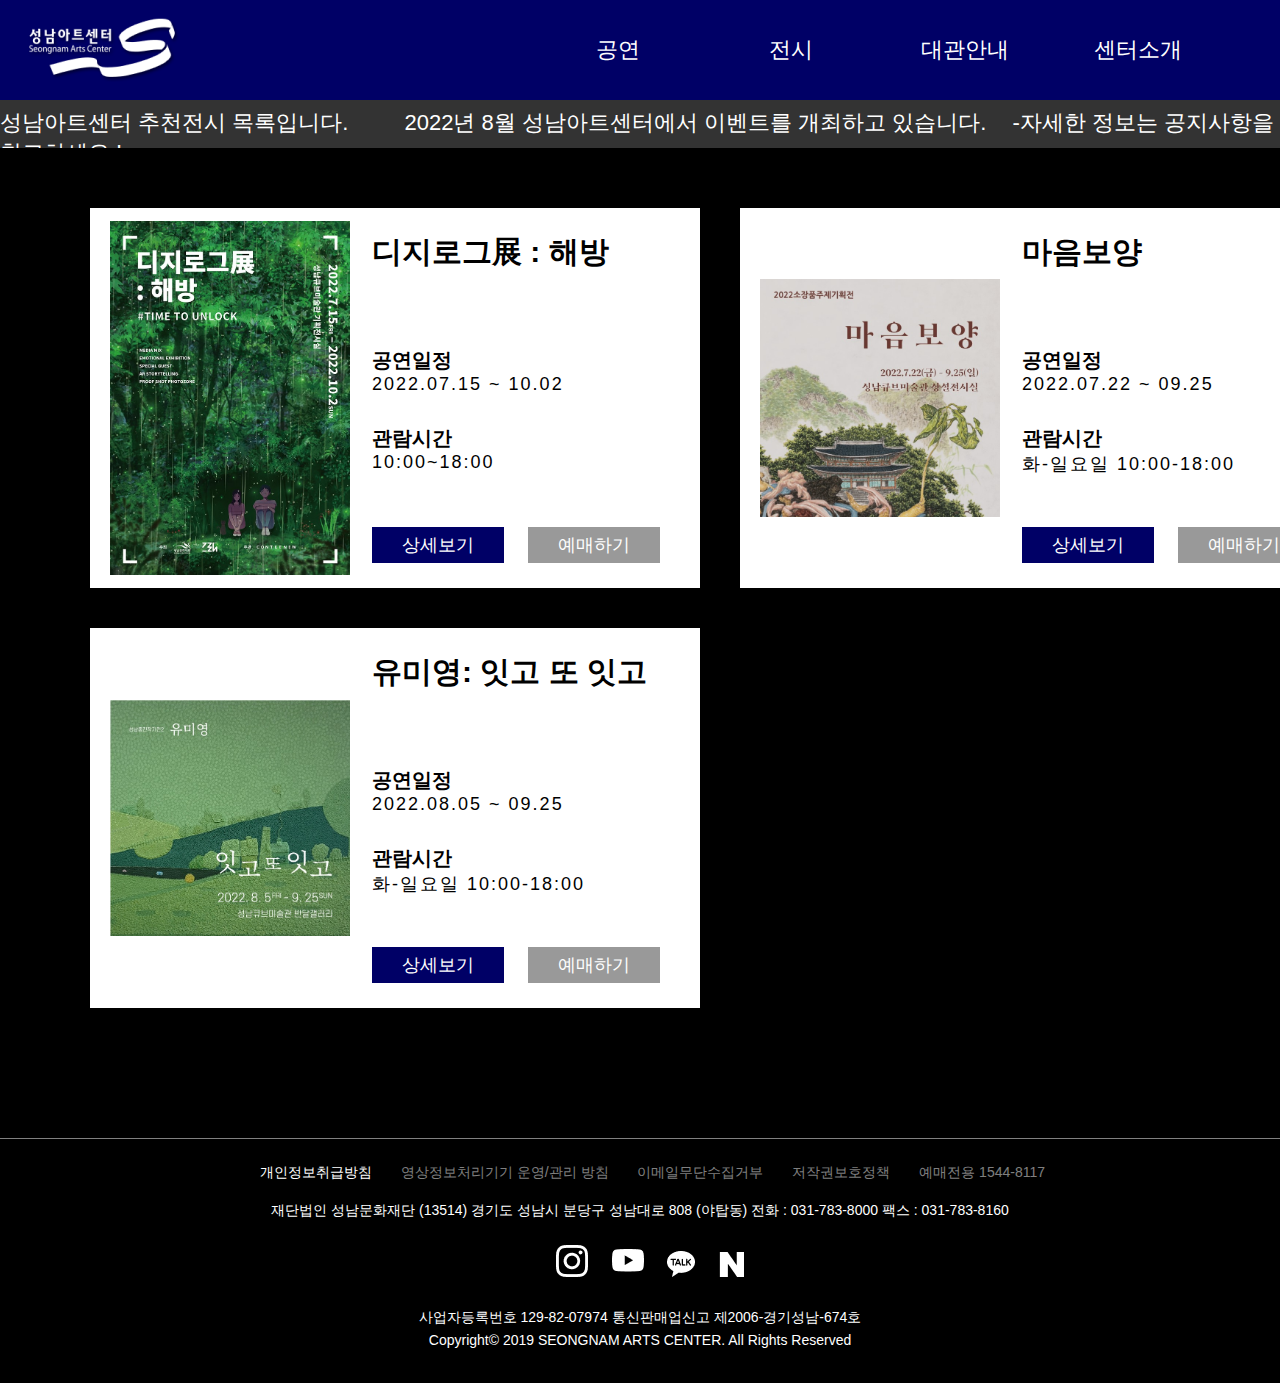
<file: product-02b-exhibition.html>
<!DOCTYPE html>
<html lang="en">

<head>
  <meta charset="UTF-8">
  <meta http-equiv="X-UA-Compatible" content="IE=edge">
  <meta name="viewport" content="width=device-width, initial-scale=1.0">
  <title>성남아트센터 &#60; 추천전시 &#62;</title>
  <link rel="stylesheet" href="css/style.css">
  <!-- 목록 페이지 전용 style -->
  <link rel="stylesheet" href="css/product-01-show.css">

  <!-- 제이쿼리 -->
  <script src="https://ajax.googleapis.com/ajax/libs/jquery/3.6.0/jquery.min.js"></script>
  <!-- app -->
  <script src="/js/app.js"></script>

</head>

<body id="product-01a-show">
  <!-- 헤더 파트 -->
  <header id="header">
    <div class="container">
      <div class="logo">
        <a href="index.html">
          <img src="images/logo.png" alt="LOGO">
        </a>
      </div>
      <nav id="header-gnb">
        <ul class="gnb">
          <li><a href="product-01a1-show.html">공연</a>
            <ul class="sub">
              <li><a href="product-01b-show.html">추천공연</a></li>
              <li><a href="product-01c-show.html">월간공연</a></li>
              <li><a href="product-01d-show.html">연간공연</a></li>
            </ul>
          </li>
          <li><a href="product-02a1-exhibition.html">전시</a>
            <ul class="sub">
              <li><a href="product-02b-exhibition.html">추천전시</a></li>
              <li><a href="product-02c-exhibition.html">월간전시</a></li>
              <li><a href="product-02d-exhibition.html">연간전시</a></li>
            </ul>
          </li>
          <li><a href="rental.html">대관안내</a>

          </li>
          <li><a href="company.html">센터소개</a>

          </li>
        </ul>
      </nav>
      <div id="toggle-menu-btn">
        <div class="hamburger">
          <span class="line"></span>
          <span class="line"></span>
          <span class="line"></span>
        </div>
      </div>


    </div>
  </header>

  <div id="toggle-menu">
    <div class="login-section">
      <form class="hidden profile" id="greeting">
        <img class="profile-img" src="images/profile.png" alt="프로필">
        <p id="name"></p>
        <button id="logout">로그아웃</button>
        <a href="./">
          <div class="academy">아카데미 수강확인</div>
        </a>
        <a href="./">
          <div class="cancel">예매확인 및 취소</div>
        </a>
        <a href="./">
          <div class="check">출석부</div>
        </a>
      </form>
      <form class="hidden" id="login-form">
        <div class="login-box">
          <input id="id" required type="text" placeholder="아이디">
          <input id="pw" required type="text" placeholder="비밀번호">
          <button id="login-btn">
            <img src="images/login-btn.png" alt="login-btn">
          </button>
        </div>
        <div class="login-info">

          <label for="idsave"><input type="checkbox" id="idsave"> 아이디 저장하기</label>
          <div class="signup">
            <span><a href="./">회원가입</a></span>
            <span>|</span>
            <span><a href="./">ID / PW 찾기</a></span>
          </div>
        </div>
        <div class="login-sns">
          <button><img src="images/naver.png" alt="naver"></button>
          <button><img src="images/kakaotalk.png" alt="kakaotalk"></button>
          <button><img src="images/facebook.png" alt="facebook"></button>
        </div>
      </form>
    </div>

    <ul id="toggle-gnb">
      <li><a href="product-01a1-show.html">공연</a>
        <button class="gnb-plus"><img src="images/gnb-plus.png" alt="gnb-plus"></button>
        <ul class="sub">
          <li><a href="product-01b-show.html">추천공연</a></li>
          <li><a href="product-01c-show.html">월간공연</a></li>
          <li><a href="product-01d-show.html">연간공연</a></li>
        </ul>
      </li>
      <li><a href="product-02a1-exhibition.html">전시</a>
        <button class="gnb-plus"><img src="images/gnb-plus.png" alt="gnb-plus"></button>
        <ul class="sub">
          <li><a href="product-02b-exhibition.html">추천전시</a></li>
          <li><a href="product-02c-exhibition.html">월간전시</a></li>
          <li><a href="product-02d-exhibition.html">연간전시</a></li>
        </ul>
      </li>
      <li><a href="rental.html">대관안내</a>

      </li>
      <li><a href="company.html">센터소개</a>

      </li>
      <li><a href="./">고객센터</a>
        <button class="gnb-plus"><img src="images/gnb-plus.png" alt="gnb-plus"></button>
        <ul class="sub">
          <li><a href="./">예매안내</a></li>
          <li><a href="./">공지사항</a></li>
          <li><a href="./">자주 묻는 질문</a></li>
          <li><a href="./">고객의 소리</a></li>
        </ul>
      </li>
    </ul>


  </div>


  <!-- 텍스트 파트 -->
  <section class="noticeT">

    <p class="PCOnly"><span class="ps0">성남아트센터 추천전시 목록입니다.</span> <span class="ps1">2022년 8월 성남아트센터에서 이벤트를 개최하고
        있습니다.</span> -자세한 정보는 공지사항을 참고하세요 !-</p>
    <p class="mobileT">성남아트센터 추천전시 목록입니다.</p>

  </section>

  <!-- 모바일 전용 공연 / 전시 버튼 -->
  <div class="MBtn">
    <a href="#">공연</a>
    <a href="#">전시</a>
  </div>

  <!-- 목록 파트 -->
  <section id="product-list">
    <div class="container">

      <article id="row">
        <div class="col">

          <img class="rowImages" src="images/pd02a1.jpg" alt="pd01a1">

          <div class="tandb">

            <h2 class="rowTitle">디지로그展 : 해방</h2>

            <div class="sub1">
              <p class="rowSubtitle">공연일정</p>
              <p class="mintext">2022.07.15 ~ 10.02</p>
            </div>

            <div class="sub2">
              <p class="rowSubtitle">관람시간</p>
              <p class="mintext">10:00~18:00</p>
            </div>

            <div class="rowBtn">
              <a href="./detail/pdetail-13.html">상세보기</a>
              <a href="#">예매하기</a>
            </div>

          </div>

        </div>
      </article>

      <article id="row">
        <div class="col">

          <img class="rowImages" src="images/pd02a2.jpg" alt="pd01a1">

          <div class="tandb">

            <h2 class="rowTitle">마음보양</h2>

            <div class="sub1">
              <p class="rowSubtitle">공연일정</p>
              <p class="mintext">2022.07.22 ~ 09.25</p>
            </div>

            <div class="sub2">
              <p class="rowSubtitle">관람시간</p>
              <p class="mintext">화-일요일 10:00-18:00</p>
            </div>

            <div class="rowBtn">
              <a href="#">상세보기</a>
              <a href="#">예매하기</a>
            </div>

          </div>

        </div>
      </article>

      <article id="row">
        <div class="col">

          <img class="rowImages" src="images/pd02a3.jpg" alt="pd01a1">

          <div class="tandb">

            <h2 class="rowTitle">유미영: 잇고 또 잇고</h2>

            <div class="sub1">
              <p class="rowSubtitle">공연일정</p>
              <p class="mintext">2022.08.05 ~ 09.25</p>
            </div>

            <div class="sub2">
              <p class="rowSubtitle">관람시간</p>
              <p class="mintext">화-일요일 10:00-18:00</p>
            </div>

            <div class="rowBtn">
              <a href="#">상세보기</a>
              <a href="#">예매하기</a>
            </div>

          </div>

        </div>
      </article>

    </div>
  </section>


	<footer>
		<div class="logo">
			<a href="./"><img src="images/footer_logo.png" alt="성남아트센터"></a>
		</div>
		<div id="line"></div>
		<div class="secret">
			<a href="./"><span>개인정보취급방침</span></a>
			<a href="./"><span class="ccc">영상정보처리기기 운영&#47;관리 방침
				</span></a>
			<a href="./"><span class="ccc">이메일무단수집거부</span></a>
			<a href="./"><span class="ccc">저작권보호정책</span></a>
			<span class="ccc">예매전용 1544-8117</span>
		</div>
		<div class="address">
			<p>재단법인 성남문화재단 (13514) 경기도 성남시 분당구 성남대로 808 (야탑동) 전화 : 031-783-8000 팩스 : 031-783-8160</p>
		</div>
		<div id="s-line"></div>
		<div class="sns">
			<div class="sns-pro">
				<a href="https://www.instagram.com/seongnam_artscenter/" target="_blank" rel="noopener noreferrer nofollow"><img
						src="images/instagram.png" alt="instagram" id="insta"></a>
				<a href="https://www.youtube.com/user/snartscenter" target="_blank" rel="noopener noreferrer nofollow"><img
						src="images/youtube.png" alt="youtube" id="youtube"></a>
				<a id="kakao" href="https://pf.kakao.com/_rdAfxl" target="_blank" rel="noopener noreferrer nofollow"><img
						src="images/kakao.png" alt="kakaotalk" id="kakaotalk"></a>
				<a href="https://blog.naver.com/snartc" target="_blank" rel="noopener noreferrer nofollow"><img
						src="images/navrer.png" alt="naver" id="naver"></a>
			</div>
		</div>
		<div class="copyright">
			<p>사업자등록번호 129-82-07974 통신판매업신고 제2006-경기성남-674호</p>
			<p>Copyright© 2019 SEONGNAM ARTS CENTER. All Rights Reserved</p>
		</div>
	</footer>
  <!-- 로그인, 로그아웃 -->
  <script src="js/greeting.js"></script>

</body>

</html>
</file>
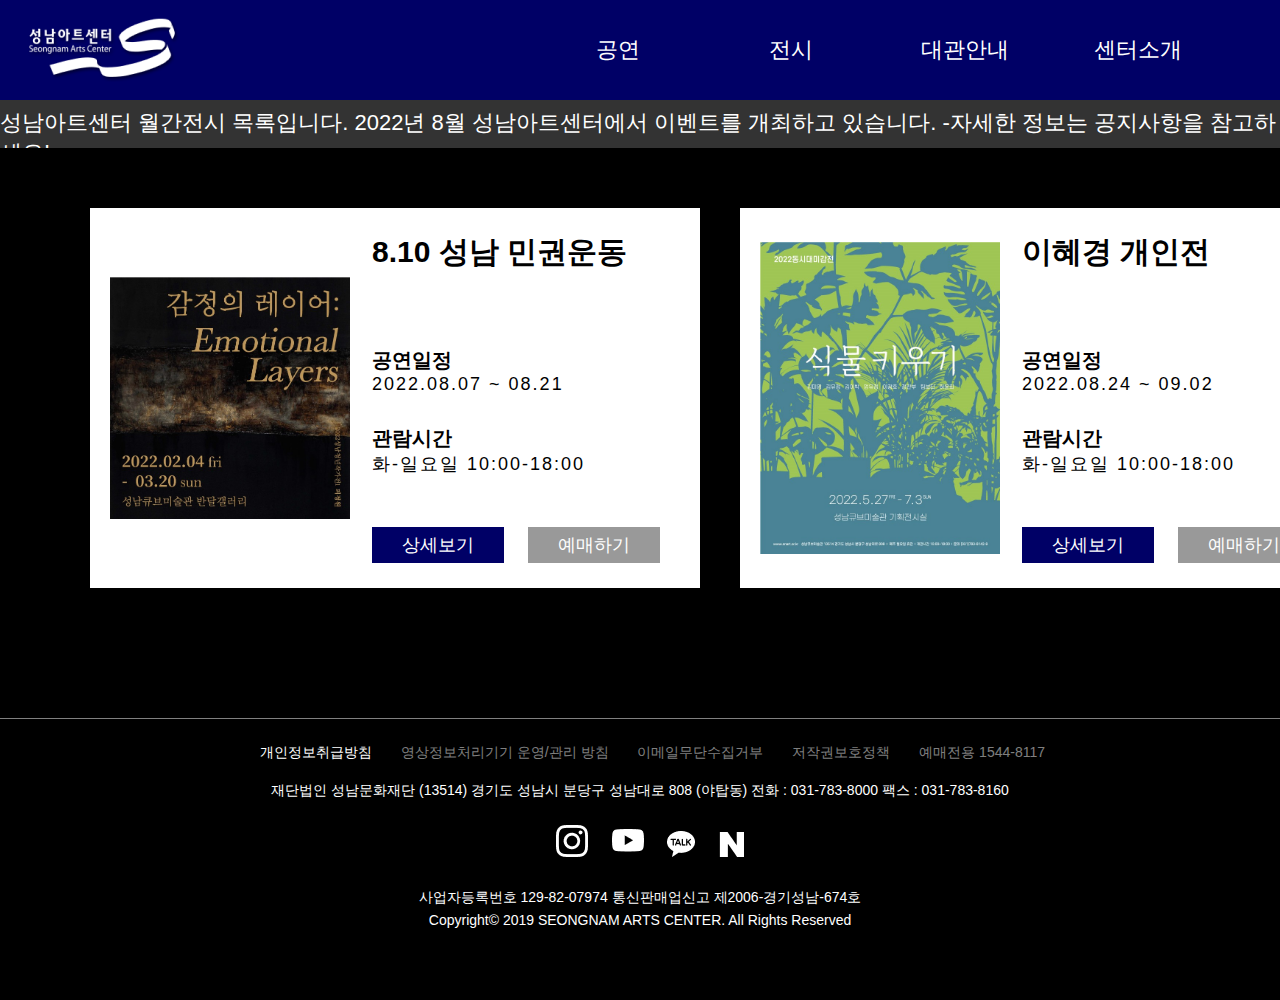
<file: product-02c-exhibition.html>
<!DOCTYPE html>
<html lang="en">

<head>
  <meta charset="UTF-8">
  <meta http-equiv="X-UA-Compatible" content="IE=edge">
  <meta name="viewport" content="width=device-width, initial-scale=1.0">
  <title>성남아트센터 &#60; 월간전시 &#62;</title>
  <link rel="stylesheet" href="css/style.css">
  <!-- 목록 페이지 전용 style -->
  <link rel="stylesheet" href="/css/product-01-show.css">

  <!-- 제이쿼리 -->
  <script src="https://ajax.googleapis.com/ajax/libs/jquery/3.6.0/jquery.min.js"></script>
  <!-- app -->
  <script src="/js/app.js"></script>

</head>

<body id="product-01a-show">

  <!-- 헤더 파트 -->
  <header id="header">
    <div class="container">
      <div class="logo">
        <a href="index.html">
          <img src="images/logo.png" alt="LOGO">
        </a>
      </div>
      <nav id="header-gnb">
        <ul class="gnb">
          <li><a href="product-01a1-show.html">공연</a>
            <ul class="sub">
              <li><a href="product-01b-show.html">추천공연</a></li>
              <li><a href="product-01c-show.html">월간공연</a></li>
              <li><a href="product-01d-show.html">연간공연</a></li>
            </ul>
          </li>
          <li><a href="product-02a1-exhibition.html">전시</a>
            <ul class="sub">
              <li><a href="product-02b-exhibition.html">추천전시</a></li>
              <li><a href="product-02c-exhibition.html">월간전시</a></li>
              <li><a href="product-02d-exhibition.html">연간전시</a></li>
            </ul>
          </li>
          <li><a href="rental.html">대관안내</a>

          </li>
          <li><a href="company.html">센터소개</a>

          </li>
        </ul>
      </nav>
      <div id="toggle-menu-btn">
        <div class="hamburger">
          <span class="line"></span>
          <span class="line"></span>
          <span class="line"></span>
        </div>
      </div>


    </div>
  </header>

  <div id="toggle-menu">
    <div class="login-section">
      <form class="hidden profile" id="greeting">
        <img class="profile-img" src="images/profile.png" alt="프로필">
        <p id="name"></p>
        <button id="logout">로그아웃</button>
        <a href="./">
          <div class="academy">아카데미 수강확인</div>
        </a>
        <a href="./">
          <div class="cancel">예매확인 및 취소</div>
        </a>
        <a href="./">
          <div class="check">출석부</div>
        </a>
      </form>
      <form class="hidden" id="login-form">
        <div class="login-box">
          <input id="id" required type="text" placeholder="아이디">
          <input id="pw" required type="text" placeholder="비밀번호">
          <button id="login-btn">
            <img src="images/login-btn.png" alt="login-btn">
          </button>
        </div>
        <div class="login-info">

          <label for="idsave"><input type="checkbox" id="idsave"> 아이디 저장하기</label>
          <div class="signup">
            <span><a href="./">회원가입</a></span>
            <span>|</span>
            <span><a href="./">ID / PW 찾기</a></span>
          </div>
        </div>
        <div class="login-sns">
          <button><img src="images/naver.png" alt="naver"></button>
          <button><img src="images/kakaotalk.png" alt="kakaotalk"></button>
          <button><img src="images/facebook.png" alt="facebook"></button>
        </div>
      </form>
    </div>

    <ul id="toggle-gnb">
      <li><a href="product-01a1-show.html">공연</a>
        <button class="gnb-plus"><img src="images/gnb-plus.png" alt="gnb-plus"></button>
        <ul class="sub">
          <li><a href="product-01b-show.html">추천공연</a></li>
          <li><a href="product-01c-show.html">월간공연</a></li>
          <li><a href="product-01d-show.html">연간공연</a></li>
        </ul>
      </li>
      <li><a href="product-02a1-exhibition.html">전시</a>
        <button class="gnb-plus"><img src="images/gnb-plus.png" alt="gnb-plus"></button>
        <ul class="sub">
          <li><a href="product-02b-exhibition.html">추천전시</a></li>
          <li><a href="product-02c-exhibition.html">월간전시</a></li>
          <li><a href="product-02d-exhibition.html">연간전시</a></li>
        </ul>
      </li>
      <li><a href="rental.html">대관안내</a>

      </li>
      <li><a href="company.html">센터소개</a>

      </li>
      <li><a href="./">고객센터</a>
        <button class="gnb-plus"><img src="images/gnb-plus.png" alt="gnb-plus"></button>
        <ul class="sub">
          <li><a href="./">예매안내</a></li>
          <li><a href="./">공지사항</a></li>
          <li><a href="./">자주 묻는 질문</a></li>
          <li><a href="./">고객의 소리</a></li>
        </ul>
      </li>
    </ul>


  </div>


  <!-- 텍스트 파트 -->
  <section class="noticeT">

    <p class="PCOnly">성남아트센터 월간전시 목록입니다. 2022년 8월 성남아트센터에서 이벤트를 개최하고 있습니다. -자세한 정보는 공지사항을 참고하세요!-</p>
    <p class="mobileT">성남아트센터 월간전시 목록입니다.</p>

  </section>

  <!-- 모바일 전용 공연 / 전시 버튼 -->
  <div class="MBtn">
    <a href="#">공연</a>
    <a href="#">전시</a>
  </div>

  <!-- 목록 파트 -->
  <section id="product-list">
    <div class="container">

      <article id="row">
        <div class="col">

          <img class="rowImages" src="images/pd02a4.jpg" alt="pd01a1">

          <div class="tandb">

            <h2 class="rowTitle">8.10 성남 민권운동</h2>

            <div class="sub1">
              <p class="rowSubtitle">공연일정</p>
              <p class="mintext">2022.08.07 ~ 08.21</p>
            </div>

            <div class="sub2">
              <p class="rowSubtitle">관람시간</p>
              <p class="mintext">화-일요일 10:00-18:00</p>
            </div>

            <div class="rowBtn">
              <a href="#">상세보기</a>
              <a href="#">예매하기</a>
            </div>

          </div>

        </div>
      </article>

      <article id="row">
        <div class="col">

          <img class="rowImages" src="images/pd02a5.jpg" alt="pd01a1">

          <div class="tandb">

            <h2 class="rowTitle">이혜경 개인전</h2>

            <div class="sub1">
              <p class="rowSubtitle">공연일정</p>
              <p class="mintext">2022.08.24 ~ 09.02</p>
            </div>

            <div class="sub2">
              <p class="rowSubtitle">관람시간</p>
              <p class="mintext">화-일요일 10:00-18:00</p>
            </div>

            <div class="rowBtn">
              <a href="#">상세보기</a>
              <a href="#">예매하기</a>
            </div>

          </div>

        </div>
      </article>

    </div>
  </section>


	<footer>
		<div class="logo">
			<a href="./"><img src="images/footer_logo.png" alt="성남아트센터"></a>
		</div>
		<div id="line"></div>
		<div class="secret">
			<a href="./"><span>개인정보취급방침</span></a>
			<a href="./"><span class="ccc">영상정보처리기기 운영&#47;관리 방침
				</span></a>
			<a href="./"><span class="ccc">이메일무단수집거부</span></a>
			<a href="./"><span class="ccc">저작권보호정책</span></a>
			<span class="ccc">예매전용 1544-8117</span>
		</div>
		<div class="address">
			<p>재단법인 성남문화재단 (13514) 경기도 성남시 분당구 성남대로 808 (야탑동) 전화 : 031-783-8000 팩스 : 031-783-8160</p>
		</div>
		<div id="s-line"></div>
		<div class="sns">
			<div class="sns-pro">
				<a href="https://www.instagram.com/seongnam_artscenter/" target="_blank" rel="noopener noreferrer nofollow"><img
						src="images/instagram.png" alt="instagram" id="insta"></a>
				<a href="https://www.youtube.com/user/snartscenter" target="_blank" rel="noopener noreferrer nofollow"><img
						src="images/youtube.png" alt="youtube" id="youtube"></a>
				<a id="kakao" href="https://pf.kakao.com/_rdAfxl" target="_blank" rel="noopener noreferrer nofollow"><img
						src="images/kakao.png" alt="kakaotalk" id="kakaotalk"></a>
				<a href="https://blog.naver.com/snartc" target="_blank" rel="noopener noreferrer nofollow"><img
						src="images/navrer.png" alt="naver" id="naver"></a>
			</div>
		</div>
		<div class="copyright">
			<p>사업자등록번호 129-82-07974 통신판매업신고 제2006-경기성남-674호</p>
			<p>Copyright© 2019 SEONGNAM ARTS CENTER. All Rights Reserved</p>
		</div>
	</footer>
  <!-- 로그인, 로그아웃 -->
  <script src="js/greeting.js"></script>
</body>

</html>
</file>
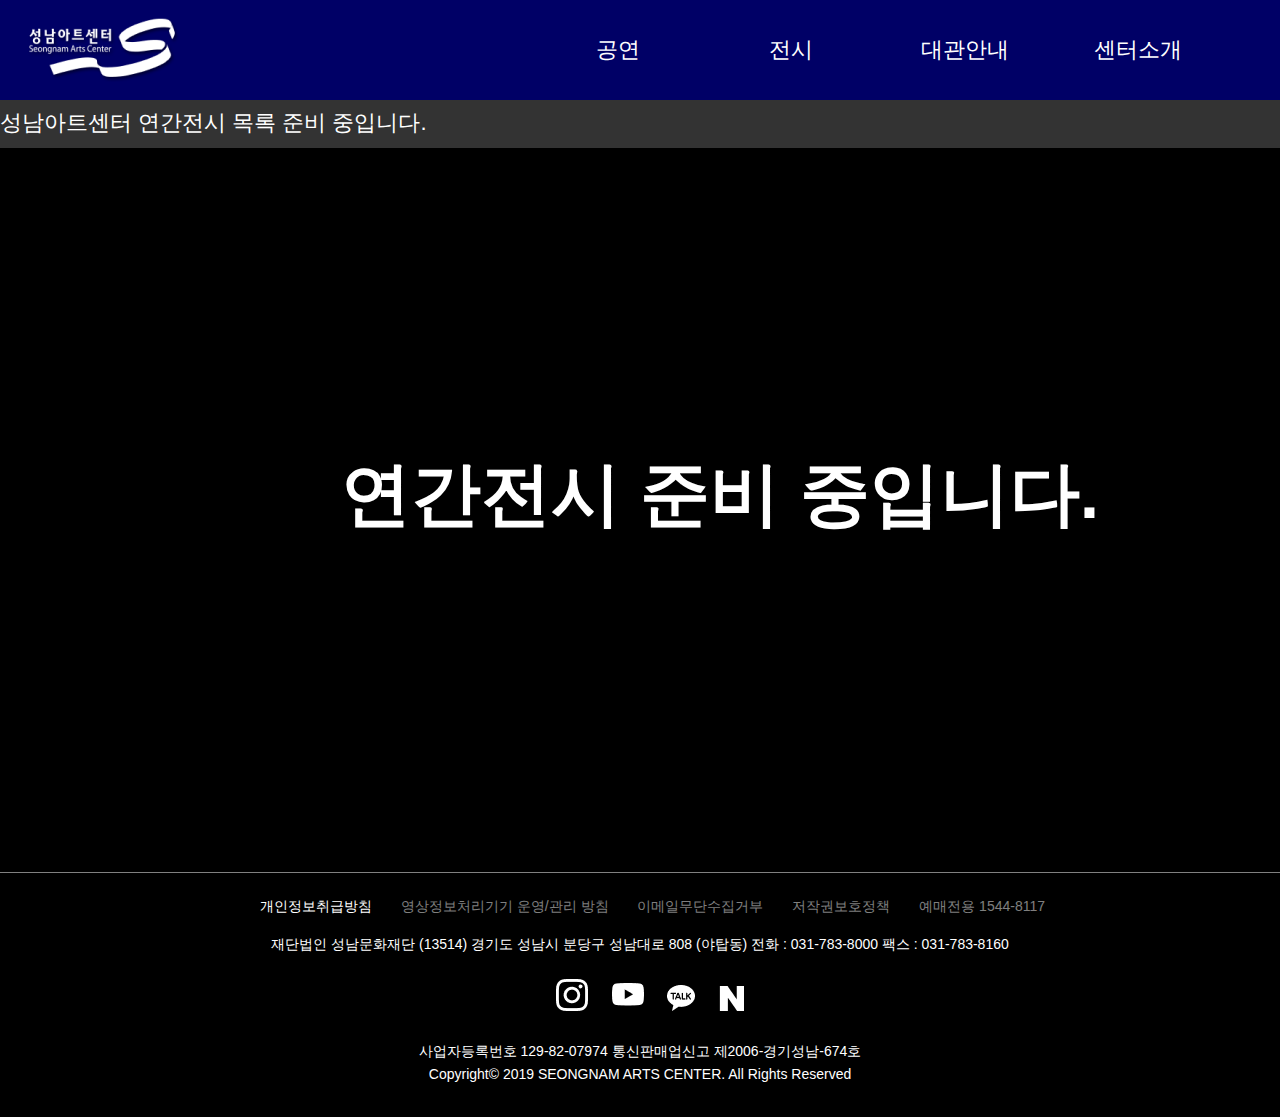
<file: product-02d-exhibition.html>
<!DOCTYPE html>
<html lang="en">

<head>
  <meta charset="UTF-8">
  <meta http-equiv="X-UA-Compatible" content="IE=edge">
  <meta name="viewport" content="width=device-width, initial-scale=1.0">
  <title>성남아트센터 &#60; 연간전시 &#62;</title>
  <link rel="stylesheet" href="css/style.css">
  <!-- 목록 페이지 전용 style -->
  <link rel="stylesheet" href="/css/product-01-show.css">

  <!-- 제이쿼리 -->
  <script src="https://ajax.googleapis.com/ajax/libs/jquery/3.6.0/jquery.min.js"></script>
  <!-- app -->
  <script src="/js/app.js"></script>

</head>

<body id="product-01a-show">

  <!-- 헤더 파트 -->
  <header id="header">
    <div class="container">
      <div class="logo">
        <a href="index.html">
          <img src="images/logo.png" alt="LOGO">
        </a>
      </div>
      <nav id="header-gnb">
        <ul class="gnb">
          <li><a href="product-01a1-show.html">공연</a>
            <ul class="sub">
              <li><a href="product-01b-show.html">추천공연</a></li>
              <li><a href="product-01c-show.html">월간공연</a></li>
              <li><a href="product-01d-show.html">연간공연</a></li>
            </ul>
          </li>
          <li><a href="product-02a1-exhibition.html">전시</a>
            <ul class="sub">
              <li><a href="product-02b-exhibition.html">추천전시</a></li>
              <li><a href="product-02c-exhibition.html">월간전시</a></li>
              <li><a href="product-02d-exhibition.html">연간전시</a></li>
            </ul>
          </li>
          <li><a href="rental.html">대관안내</a>

          </li>
          <li><a href="company.html">센터소개</a>

          </li>
        </ul>
      </nav>
      <div id="toggle-menu-btn">
        <div class="hamburger">
          <span class="line"></span>
          <span class="line"></span>
          <span class="line"></span>
        </div>
      </div>


    </div>
  </header>

  <div id="toggle-menu">
    <div class="login-section">
      <form class="hidden profile" id="greeting">
        <img class="profile-img" src="images/profile.png" alt="프로필">
        <p id="name"></p>
        <button id="logout">로그아웃</button>
        <a href="./">
          <div class="academy">아카데미 수강확인</div>
        </a>
        <a href="./">
          <div class="cancel">예매확인 및 취소</div>
        </a>
        <a href="./">
          <div class="check">출석부</div>
        </a>
      </form>
      <form class="hidden" id="login-form">
        <div class="login-box">
          <input id="id" required type="text" placeholder="아이디">
          <input id="pw" required type="text" placeholder="비밀번호">
          <button id="login-btn">
            <img src="images/login-btn.png" alt="login-btn">
          </button>
        </div>
        <div class="login-info">

          <label for="idsave"><input type="checkbox" id="idsave"> 아이디 저장하기</label>
          <div class="signup">
            <span><a href="./">회원가입</a></span>
            <span>|</span>
            <span><a href="./">ID / PW 찾기</a></span>
          </div>
        </div>
        <div class="login-sns">
          <button><img src="images/naver.png" alt="naver"></button>
          <button><img src="images/kakaotalk.png" alt="kakaotalk"></button>
          <button><img src="images/facebook.png" alt="facebook"></button>
        </div>
      </form>
    </div>

    <ul id="toggle-gnb">
      <li><a href="product-01a1-show.html">공연</a>
        <button class="gnb-plus"><img src="images/gnb-plus.png" alt="gnb-plus"></button>
        <ul class="sub">
          <li><a href="product-01b-show.html">추천공연</a></li>
          <li><a href="product-01c-show.html">월간공연</a></li>
          <li><a href="product-01d-show.html">연간공연</a></li>
        </ul>
      </li>
      <li><a href="product-02a1-exhibition.html">전시</a>
        <button class="gnb-plus"><img src="images/gnb-plus.png" alt="gnb-plus"></button>
        <ul class="sub">
          <li><a href="product-02b-exhibition.html">추천전시</a></li>
          <li><a href="product-02c-exhibition.html">월간전시</a></li>
          <li><a href="product-02d-exhibition.html">연간전시</a></li>
        </ul>
      </li>
      <li><a href="rental.html">대관안내</a>

      </li>
      <li><a href="company.html">센터소개</a>

      </li>
      <li><a href="./">고객센터</a>
        <button class="gnb-plus"><img src="images/gnb-plus.png" alt="gnb-plus"></button>
        <ul class="sub">
          <li><a href="./">예매안내</a></li>
          <li><a href="./">공지사항</a></li>
          <li><a href="./">자주 묻는 질문</a></li>
          <li><a href="./">고객의 소리</a></li>
        </ul>
      </li>
    </ul>


  </div>


  <!-- 텍스트 파트 -->
  <section class="noticeT">

    <p class="PCOnly">성남아트센터 연간전시 목록 준비 중입니다.</p>
    <p class="mobileT">성남아트센터 연간전시 목록 준비 중입니다.</p>

  </section>

  <!-- 모바일 전용 공연 / 전시 버튼 -->
  <div class="MBtn">
    <a href="#">공연</a>
    <a href="#">전시</a>
  </div>

  <!-- 목록 파트 -->

  <div class="h1h1h1">
    <h1 class="h1h1">연간전시 준비 중입니다.</h1>
  </div>






	<footer>
		<div class="logo">
			<a href="./"><img src="images/footer_logo.png" alt="성남아트센터"></a>
		</div>
		<div id="line"></div>
		<div class="secret">
			<a href="./"><span>개인정보취급방침</span></a>
			<a href="./"><span class="ccc">영상정보처리기기 운영&#47;관리 방침
				</span></a>
			<a href="./"><span class="ccc">이메일무단수집거부</span></a>
			<a href="./"><span class="ccc">저작권보호정책</span></a>
			<span class="ccc">예매전용 1544-8117</span>
		</div>
		<div class="address">
			<p>재단법인 성남문화재단 (13514) 경기도 성남시 분당구 성남대로 808 (야탑동) 전화 : 031-783-8000 팩스 : 031-783-8160</p>
		</div>
		<div id="s-line"></div>
		<div class="sns">
			<div class="sns-pro">
				<a href="https://www.instagram.com/seongnam_artscenter/" target="_blank" rel="noopener noreferrer nofollow"><img
						src="images/instagram.png" alt="instagram" id="insta"></a>
				<a href="https://www.youtube.com/user/snartscenter" target="_blank" rel="noopener noreferrer nofollow"><img
						src="images/youtube.png" alt="youtube" id="youtube"></a>
				<a id="kakao" href="https://pf.kakao.com/_rdAfxl" target="_blank" rel="noopener noreferrer nofollow"><img
						src="images/kakao.png" alt="kakaotalk" id="kakaotalk"></a>
				<a href="https://blog.naver.com/snartc" target="_blank" rel="noopener noreferrer nofollow"><img
						src="images/navrer.png" alt="naver" id="naver"></a>
			</div>
		</div>
		<div class="copyright">
			<p>사업자등록번호 129-82-07974 통신판매업신고 제2006-경기성남-674호</p>
			<p>Copyright© 2019 SEONGNAM ARTS CENTER. All Rights Reserved</p>
		</div>
	</footer>
  <!-- 로그인, 로그아웃 -->
  <script src="js/greeting.js"></script>
</body>

</html>
</file>
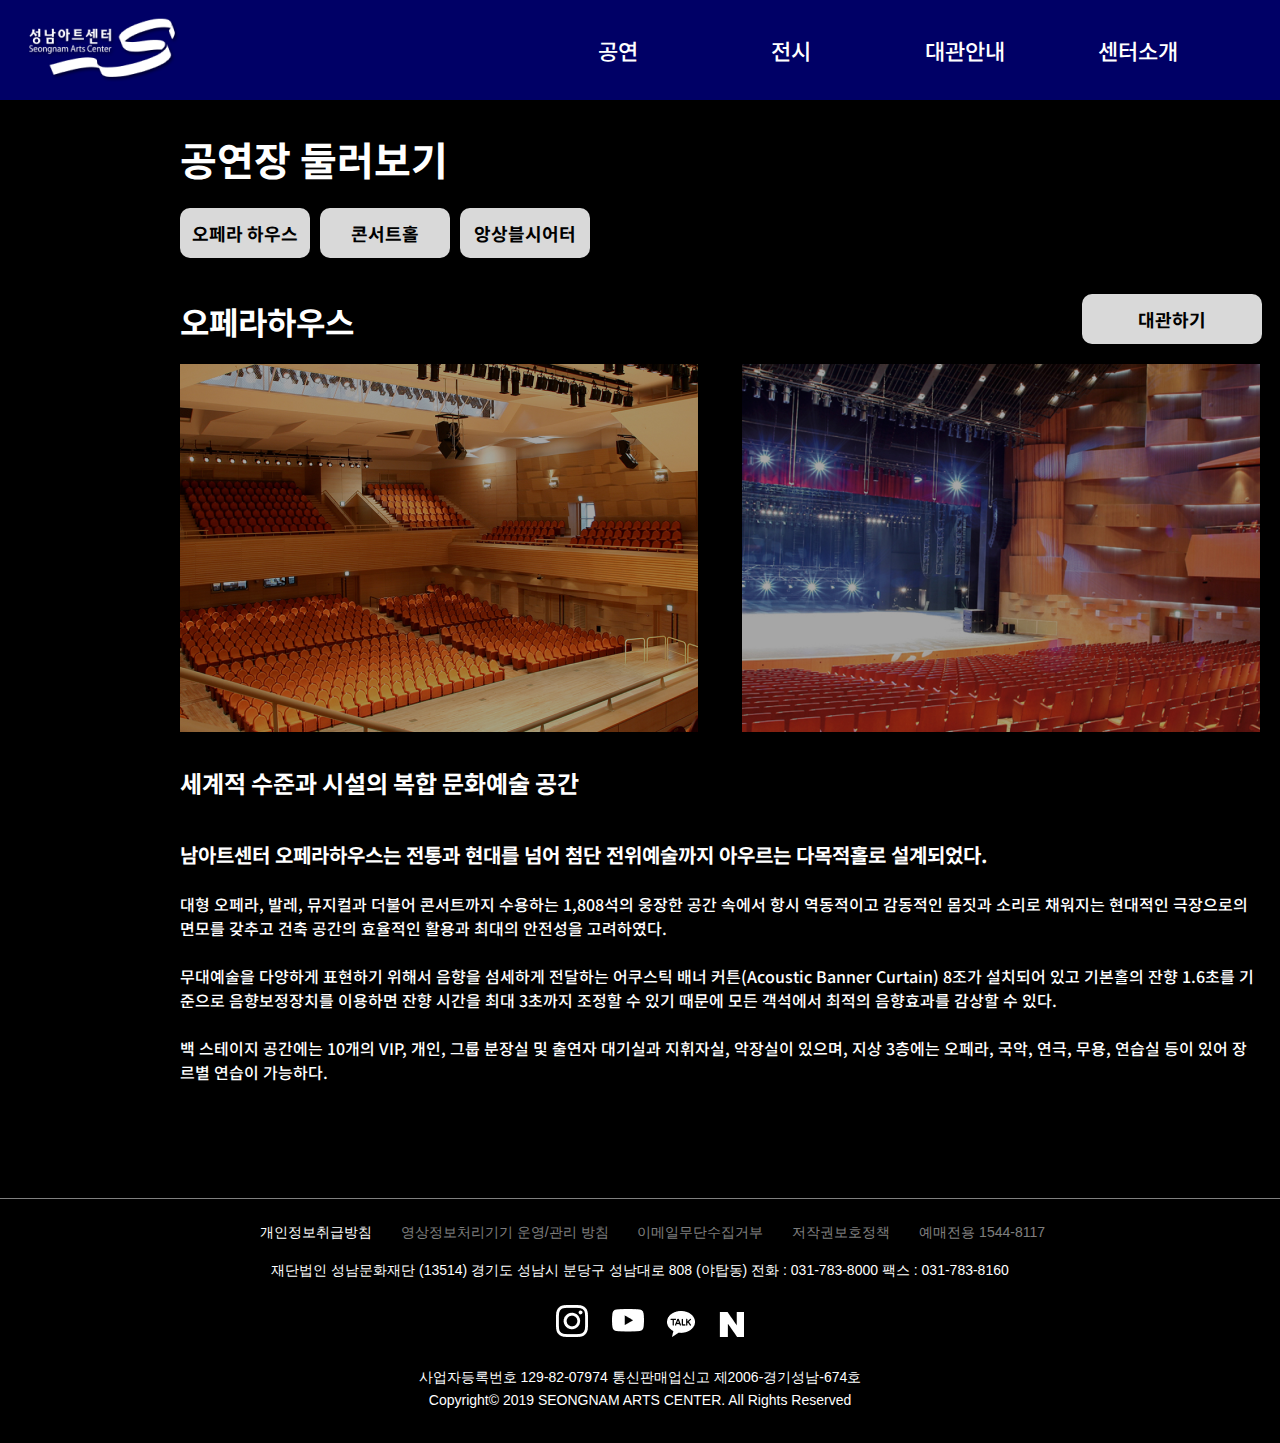
<file: rental.html>
<!DOCTYPE html>
<html lang="en">

<head>
	<meta charset="UTF-8">
	<meta http-equiv="X-UA-Compatible" content="IE=edge">
	<meta name="viewport" content="width=device-width, initial-scale=1.0">
	<title>성남아트센터</title>
	<!-- font -->
	<link
		href="https://fonts.googleapis.com/css2?family=Noto+Sans+KR:wght@400;700&family=Noto+Serif:wght@400;700&display=swap"
		rel="stylesheet">
	<!-- swiper -->
	<link rel="stylesheet" href="https://cdn.jsdelivr.net/npm/swiper@8/swiper-bundle.min.css" />
	<!-- css -->
	<link rel="stylesheet" href="css/style.css">

	<script src="https://ajax.googleapis.com/ajax/libs/jquery/3.6.0/jquery.min.js"></script>
	<!-- swiper -->
	<script src="https://unpkg.com/swiper/swiper-bundle.min.js"></script>
	<script src="js/app.js"></script>
	<!-- 모바일버전 js코드 -->
	<script media="screen and (max-width: 375px)" src="js/app_mobile.js"></script>
</head>

<body>

	<header id="header">
		<div class="container">
				<div class="logo">
						<a href="./">
								<img src="images/logo.png" alt="LOGO">
						</a>
				</div>
				<nav id="header-gnb">
						<ul class="gnb">
								<li><a href="#show">공연</a>
										<ul class="sub">
												<li><a href="./">추천공연</a></li>
												<li><a href="./">월간공연</a></li>
												<li><a href="./">연간공연</a></li>
										</ul>
								</li>
								<li><a href="#exhibition">전시</a>
										<ul class="sub">
												<li><a href="./">추천전시</a></li>
												<li><a href="./">월간전시</a></li>
												<li><a href="./">연간전시</a></li>
										</ul>
								</li>
								<li><a href="#rental">대관안내</a>

								</li>
								<li><a href="company.html">센터소개</a>

								</li>
						</ul>
				</nav>
				<div id="toggle-menu-btn">
						<div class="hamburger">
								<span class="line"></span>
								<span class="line"></span>
								<span class="line"></span>
						</div>
				</div>
		</div>
</header>

	<div id="toggle-menu">
		<div class="login-section">
			<form class="hidden profile" id="greeting">
				<img class="profile-img" src="images/profile.png" alt="프로필">
				<p id="name"></p>
				<button id="logout">로그아웃</button>
				<a href="#">
					<div class="academy">아카데미 수강확인</div>
				</a>
				<a href="#">
					<div class="cancel">예매확인 및 취소</div>
				</a>
				<a href="#">
					<div class="check">출석부</div>
				</a>
			</form>
			<form class="hidden" id="login-form">
				<div class="login-box">
					<input id="id" required type="text" placeholder="아이디">
					<input id="pw" required type="text" placeholder="비밀번호">
					<button id="login-btn">
						<img src="images/login-btn.png" alt="login-btn">
					</button>
				</div>
				<div class="login-info">

					<label for="idsave"><input type="checkbox" id="idsave"> 아이디 저장하기</label>
					<div class="signup">
						<span><a href="./">회원가입</a></span>
						<span>|</span>
						<span><a href="./">ID / PW 찾기</a></span>
					</div>
				</div>
				<div class="login-sns">
					<button><img src="images/naver.png" alt="naver"></button>
					<button><img src="images/kakaotalk.png" alt="kakaotalk"></button>
					<button><img src="images/facebook.png" alt="facebook"></button>
				</div>
			</form>
		</div>


		<ul id="toggle-gnb">
			<li><a href="./">공연</a>
				<button class="gnb-plus"><img src="images/gnb-plus.png" alt="gnb-plus"></button>
				<ul class="sub">
					<li><a href="./">추천공연</a></li>
					<li><a href="./">월간공연</a></li>
					<li><a href="./">연간공연</a></li>
				</ul>
			</li>
			<li><a href="./">전시</a>
				<button class="gnb-plus"><img src="images/gnb-plus.png" alt="gnb-plus"></button>
				<ul class="sub">
					<li><a href="./">추천전시</a></li>
					<li><a href="./">월간전시</a></li>
					<li><a href="./">연간전시</a></li>
				</ul>
			</li>
			<li><a href="./">대관안내</a>

			</li>
			<li><a href="company.html">센터소개</a>

			</li>
			<li><a href="./">고객센터</a>
				<button class="gnb-plus"><img src="images/gnb-plus.png" alt="gnb-plus"></button>
				<ul class="sub">
					<li><a href="./">예매안내</a></li>
					<li><a href="./">공지사항</a></li>
					<li><a href="./">자주 묻는 질문</a></li>
					<li><a href="./">고객의 소리</a></li>
				</ul>
			</li>
		</ul>
	</div>


	<main id="rental-page-opera">
		<div class="container">
			<h1>공연장 둘러보기</h1>
			<h2>오페라하우스</h2>
			<div class="page">
				<a href="#rental-page-opera" class="rental-page-opera-btn">오페라 하우스</a>
				<a href="#rental-page-concert" class="rental-page-concert-btn">콘서트홀</a>
				<a href="#rental-page-ensemble" class="rental-page-ensemble-btn">앙상블시어터</a>
			</div>
			<img class="img01" src="images/opera01.png" alt="오페라하우스01">
			<img class="img02" src="images/opera02.png" alt="오페라하우스02">
			<a href="#">대관하기</a>
			<div class="text">
				<p>세계적 수준과 시설의 복합 문화예술 공간</p>
				<p>남아트센터 오페라하우스는 전통과 현대를 넘어 첨단 전위예술까지 아우르는 다목적홀로 설계되었다.</p>
				<p>대형 오페라, 발레, 뮤지컬과 더불어 콘서트까지 수용하는 1,808석의 웅장한 공간 속에서 항시 역동적이고 감동적인 몸짓과 소리로 채워지는 현대적인 극장으로의 면모를 갖추고 건축 공간의 효율적인
					활용과 최대의 안전성을 고려하였다.
					<br><br>
					무대예술을 다양하게 표현하기 위해서 음향을 섬세하게 전달하는 어쿠스틱 배너 커튼(Acoustic Banner Curtain) 8조가 설치되어 있고 기본홀의 잔향 1.6초를 기준으로 음향보정장치를
					이용하면 잔향 시간을 최대 3초까지 조정할 수 있기 때문에 모든 객석에서 최적의 음향효과를 감상할 수 있다.
					<br><br>
					백 스테이지 공간에는 10개의 VIP, 개인, 그룹 분장실 및 출연자 대기실과 지휘자실, 악장실이 있으며, 지상 3층에는 오페라, 국악, 연극, 무용, 연습실 등이 있어 장르별 연습이 가능하다.
				</p>
			</div>
		</div>
	</main>

	<main id="rental-page-concert">
		<div class="container">
			<h1>공연장 둘러보기</h1>
			<h2>콘서트홀</h2>
			<div class="page">
				<a href="#rental-page-opera" class="rental-page-opera-btn">오페라 하우스</a>
				<a href="#rental-page-concert" class="rental-page-concert-btn">콘서트홀</a>
				<a href="#rental-page-ensemble" class="rental-page-ensemble-btn">앙상블시어터</a>
			</div>
			<img class="img01" src="images/consert01.jpeg" alt="콘서트홀01">
			<img class="img02" src="images/consert02.jpeg" alt="콘서트홀02">
			<a href="#">대관하기</a>
			<div class="text">
				<p>멋을 살린 피아노 모양의 건축물</p>
				<p>위에서 내려다보면 피아노 모양을 지닌 콘서트홀은 음악공연을 수용할 수 있는 어쿠스틱 홀로서 1,102석의 홀은 객석이 2개 층으로 구성되어 있으며 무대뒤편에는 합창석이 마련되어 있다.</p>
				<p>무대막이 없는 아레나형으로 되어 있어 객석 어디서나 잘 보이고 공연 관람의 쾌적함과 안락함을 제공한다. 콘서트 전용홀의 특성을 살린 건축 음향은 객석 홀 잔향 1.8초로 설계 되었으며, 객석조명은 간접반사를 이용하여 은은한 빛과 편안함을 제공하여 콘서트 전용홀 분위기를 한층 더 고조시키고 있다.
					<br><br>
					SPG(Special Project Glazing) 시스템으로 제작된 외벽 유리는 콘서트 홀 건축물의 자연과의 아름다운 조화를 만끽하며 뛰어난 채광효과를 관객에게 아늑하고 아름다운 로비공간을 제공한다.
					<br><br>
					백스테이지 공간에는 6개의 분장실과 악기보관실 그리고 관현악단 연습실을 비롯하여 13개의 연습실과 성남시립합창단, 성남시립교향악단, 성남시립국악단, 성남시립소년소녀합창단이 위치하여 있다.
				</p>
			</div>
		</div>
	</main>
	
	<main id="rental-page-ensemble">
		<div class="container">
			<h1>공연장 둘러보기</h1>
			<h2>앙상블시어터</h2>
			<div class="page">
				<a href="#rental-page-opera" class="rental-page-opera-btn">오페라 하우스</a>
				<a href="#rental-page-concert" class="rental-page-concert-btn">콘서트홀</a>
				<a href="#rental-page-ensemble" class="rental-page-ensemble-btn">앙상블시어터</a>
			</div>
			<img class="img01" src="images/ensemble01.jpeg" alt="앙상블시어터01">
			<img class="img02" src="images/ensemble02.jpeg" alt="앙상블시어터02">
			<a href="#">대관하기</a>
			<div class="text">
				<p>소규모 공연이 가능한 다목적 홀</p>
				<p>성남아트센터의 3개 공연장 가운데 가장 아담한 378석의 복합공연장으로, 연극과 리사이틀, 실험적 퍼포먼스 등 다채로운 공연예술을 담아낼 수 있는 공간이다.</p>
				<p>전면 무대와 객석으로 돌출하는 T자형 무대장치, 주무대의 회전 장치를 비롯해 다양한 상상력을 풀어낼 수 있는 시스템은 무대와 청중이 함께 호흡하는 관객친화적 연출이 가능하다.
				</p>
			</div>
		</div>
	</main>





	<footer>
		<div class="logo">
			<a href="./"><img src="images/footer_logo.png" alt="성남아트센터"></a>
		</div>
		<div id="line"></div>
		<div class="secret">
			<a href="./"><span>개인정보취급방침</span></a>
			<a href="./"><span class="ccc">영상정보처리기기 운영&#47;관리 방침
				</span></a>
			<a href="./"><span class="ccc">이메일무단수집거부</span></a>
			<a href="./"><span class="ccc">저작권보호정책</span></a>
			<span class="ccc">예매전용 1544-8117</span>
		</div>
		<div class="address">
			<p>재단법인 성남문화재단 (13514) 경기도 성남시 분당구 성남대로 808 (야탑동) 전화 : 031-783-8000 팩스 : 031-783-8160</p>
		</div>
		<div id="s-line"></div>
		<div class="sns">
			<div class="sns-pro">
				<a href="https://www.instagram.com/seongnam_artscenter/" target="_blank" rel="noopener noreferrer nofollow"><img
						src="images/instagram.png" alt="instagram" id="insta"></a>
				<a href="https://www.youtube.com/user/snartscenter" target="_blank" rel="noopener noreferrer nofollow"><img
						src="images/youtube.png" alt="youtube" id="youtube"></a>
				<a id="kakao" href="https://pf.kakao.com/_rdAfxl" target="_blank" rel="noopener noreferrer nofollow"><img
						src="images/kakao.png" alt="kakaotalk" id="kakaotalk"></a>
				<a href="https://blog.naver.com/snartc" target="_blank" rel="noopener noreferrer nofollow"><img
						src="images/navrer.png" alt="naver" id="naver"></a>
			</div>
		</div>
		<div class="copyright">
			<p>사업자등록번호 129-82-07974 통신판매업신고 제2006-경기성남-674호</p>
			<p>Copyright© 2019 SEONGNAM ARTS CENTER. All Rights Reserved</p>
		</div>
	</footer>

	<!-- 로그인, 로그아웃 -->
	<script src="js/greeting.js"></script>

</body>

</html>
</file>
<file: css/mainlayoutstyle.css>
/* 헤더와 푸터 백그라운드동영상 */
/* 헤더 */
#header {
    width: 100%;
    position: fixed;
    top: 0;
    left: 0;
    background-color: var(--main-color);
    z-index: 10;
    font-size: 22px;
    font-weight: 700;
}

#header .container {
    height: var(--header-height);
    position: relative;
}

#header .container .logo {
    position: absolute;
    margin-top: 18px;
    margin-left: 28px;
}

#header .container #header-gnb {
    position: absolute;
    margin-top: 30px;
    margin-left: 531px;

    color: #fff;
    font-size: 22px;
    font-weight: bold;
}

/* 헤더 gnb */
#header-gnb .gnb {
    display: flex;
    text-align: center;
    width: 694px;
}

.gnb>li {
    width: 25%;
    height: 70px;
    line-height: 70px;
    position: relative;
}

.gnb>li:hover {
    background-color: #000;
    /* color: var(--main-color); */
}

.gnb>li>a {
    display: block;
}

.gnb>li>.sub {
    position: absolute;
    width: 100%;
    display: none;
    background-color: #000;
}

.gnb>li>.sub>li {
    height: 50px;
    line-height: 50px;
}

.gnb>li>.sub>li:hover a {
    background-color: rgba(102, 102, 102, 0.5);
    /* color: var(--main-color); */
}

.gnb>li>.sub>li>a {
    display: block;
}

/* 헤더 토글버튼 */
#toggle-menu-btn {
    position: absolute;
    right: 33px;
    top: 33px;
}

.hamburger .line {
    width: 50px;
    height: 5px;
    background-color: #ecf0f1;
    display: block;
    margin: 8px auto;
    -webkit-transition: all 0.3s ease-in-out;
    -o-transition: all 0.3s ease-in-out;
    transition: all 0.3s ease-in-out;
}

.hamburger:hover {
    cursor: pointer;
}

.hamburger.active .line:nth-child(2) {
    opacity: 0;
}

.hamburger.active .line:nth-child(1) {
    -webkit-transform: translateY(13px) rotate(45deg);
    -ms-transform: translateY(13px) rotate(45deg);
    -o-transform: translateY(13px) rotate(45deg);
    transform: translateY(13px) rotate(45deg);
}

.hamburger.active .line:nth-child(3) {
    -webkit-transform: translateY(-13px) rotate(-45deg);
    -ms-transform: translateY(-13px) rotate(-45deg);
    -o-transform: translateY(-13px) rotate(-45deg);
    transform: translateY(-13px) rotate(-45deg);
}

/* 헤더 토글메뉴 */

body {
    width: 100vw;
    overflow-x: hidden;
}
#toggle-menu {
    position: absolute;
    right: 0;
    top: var(--header-height);
    width: 600px;
    height: 130vh;
    background-color: #fff;
    /* 많이축소하면 보임 ㅎㅎ.. */
    transform: translateX(200%);
    transition: .5s;
    z-index: 9;
}

#toggle-menu.on {
    display: block;
    transform: translateX(0);
    /* box-shadow: rgba(0, 0, 0, 0.7) 0 0 0 99999px; */
}

/* 토글메뉴 로그인섹션 */
#toggle-menu .login-section {
    position: relative;
    width: 560px;
    height: 300px;
    margin-top: 9px;
    margin: 9px auto;
    border: .5px solid #333;
    /* padding 상 우 하 좌 */
    padding: 50px 105px 20px 105px;
    color: #000;
    font-size: 14px;
}

#toggle-menu .login-section .login-box input {
    display: block;
    margin-bottom: 10px;
    border: .3px solid black;
    width: 250px;
    height: 40px;
    padding-left: 20px;
}

#toggle-menu .login-section .login-box #login-btn {
    position: absolute;
    top: 50px;
    right: 90px;
}

#toggle-menu .login-section .login-info {
    margin-top: 35px;
    display: flex;
    justify-content: space-between;
}

#toggle-menu .login-section .login-sns {
    margin: 40px auto;
    width: 200px;
    display: flex;
    justify-content: space-between;
}

/* 토글메뉴의 메뉴 */
#toggle-menu #toggle-gnb {
    color: #000;
    background-color: #fff;
    width: 560px;
    font-size: 24px;
    margin: 30px auto;
    text-align: center;
}

#toggle-gnb>li {
    width: 100%;
    border-bottom: 1px solid black;
    position: relative;
}

#toggle-gnb>li .gnb-plus {
    display: none;
    position: absolute;
    right: 20px;
    top: 20px;
}

#toggle-gnb>li>a {
    width: 100%;
    height: 80px;
    line-height: 80px;
    display: block;
}

#toggle-gnb>li>a:hover {
    background-color: #eaeaea;
}

#toggle-gnb>li>.sub {
    width: 100%;
    background-color: #eaeaea;

    display: none;
}

#toggle-gnb>li>.sub>li {
    margin: 0 auto;
    width: 90%;
    height: 80px;
    line-height: 80px;
    border-bottom: 1px solid black;
}

#toggle-gnb>li>.sub>li>a {
    width: 100%;
    height: 100%;
    display: block;
}

#toggle-gnb>li>.sub>li>a {
    background-color: #eaeaea;
    color: #fff;
}











footer {
    width: 100%;
    height: 245px;
    background: #000;
    color: #fff;
    margin: 0 auto;
    text-align: center;
    font-family: "Noto Sans Korean", sans-serif;
    font-size: 14px;
    /*피그마와 같이주면 1000픽셀쯤부터 찌그러짐.*/
    /*padding: 0 355px;*/
}

footer .logo {
    display: none;
}

footer .secret {
    padding: 25px 0 20px 0;
    font-weight: 500;
}

footer .secret span {
    padding-left: 25px;
}

footer .secret .ccc {
    color: rgba(255, 255, 255, 0.5);
}

footer .address p {
    font-weight: 400;
    padding-bottom: 25px;
}

footer .sns-pro img {
    padding: 0 0 25.5px 20px;
}

footer .copyright {
    font-weight: 400;
    line-height: 23px;
    padding-bottom: 30px;
}





/* 모바일 레이아웃 */
@media only screen and (max-width: 375px) {

    /* 헤더 */
    #header {
        height: var(--header-height-m);
    }

    #header .container {
        position: relative;
    }

    #header .container .logo {
        position: absolute;
    }

    #header .container .logo img {
        width: 68px;
    }

    #header-gnb {}

    /* 헤더 토글버튼 */
    #toggle-menu-btn {
        position: absolute;
        right: 23px;
        top: 15px;
    }

    .hamburger .line {
        width: 24px;
        height: 2px;
    }

    .hamburger.active .line:nth-child(1) {
        -webkit-transform: translateY(10px) rotate(45deg);
        -ms-transform: translateY(10px) rotate(45deg);
        -o-transform: translateY(10px) rotate(45deg);
        transform: translateY(10px) rotate(45deg);
    }

    .hamburger.active .line:nth-child(3) {
        -webkit-transform: translateY(-10px) rotate(-45deg);
        -ms-transform: translateY(-10px) rotate(-45deg);
        -o-transform: translateY(-10px) rotate(-45deg);
        transform: translateY(-10px) rotate(-45deg);
    }

    /* 헤더 토글메뉴 */
    #toggle-menu {
        position: absolute;
        right: 0;
        top: var(--header-height-m);
        width: 375px;
        height: 130vh;
        background-color: #fff;
        /* 많이축소하면 보임 ㅎㅎ.. */
        transform: translateY(-200%);
        transition: .5s;
        z-index: 9;
    }

    #toggle-menu.on {
        display: block;
        transform: translatey(0);
        /* box-shadow: rgba(0, 0, 0, 0.7) 0 0 0 99999px; */
    }

    /* 토글메뉴 로그인섹션 */
    #toggle-menu .login-section {
        position: relative;
        width: 100%;
        height: 182px;
        border: .5px solid #333;
        /* padding 상 우 하 좌 */
        padding: 30px 57px 20px 57px;
        font-size: 10px;
    }

    #toggle-menu .login-section .login-box input {
        display: block;
        margin-bottom: 9px;
        border: .3px solid black;
        width: 192px;
        height: 24px;
        padding-left: 20px;
    }

    #toggle-menu .login-section .login-box #login-btn {
        position: absolute;
        top: 30px;
        right: 57px;
    }

    #toggle-menu .login-section .login-info {
        margin-top: 11px;
        display: flex;
        justify-content: space-between;
    }

    #toggle-menu .login-section .login-sns {
        margin: 19px auto;
        width: 200px;
        display: flex;
        justify-content: space-between;
    }

    /* 토글메뉴의 메뉴 */
    #toggle-menu #toggle-gnb {
        color: #000;
        background-color: #fff;
        width: 315px;
        font-size: 20px;
        margin: 40px auto;
        text-align: center;
    }

    #toggle-gnb>li {
        width: 100%;
        border-bottom: 1px solid black;
    }

    #toggle-gnb>li .gnb-plus {
        display: block;
        position: absolute;
        right: 10px;
        top: 0;
    }

    #toggle-gnb>li>a {
        width: 100%;
        height: 40px;
        line-height: 40px;
        display: block;
    }

    #toggle-gnb>li>a:hover {
        background-color: #eaeaea;
    }

    #toggle-gnb>li>.sub {
        width: 100%;
        background-color: #eaeaea;

        display: none;
    }

    #toggle-gnb>li>.sub>li {
        margin: 0 auto;
        width: 90%;
        height: 40px;
        line-height: 40px;
        border-bottom: 1px solid black;
    }

    #toggle-gnb>li>.sub>li>a {
        width: 100%;
        height: 100%;
        display: block;
    }

    #toggle-gnb>li>.sub>li>a {
        background-color: #eaeaea;
        color: #fff;
    }







    /* 푸터 */
    footer {
        width: 100%;
        height: 383px;
        background: #000;
        color: #fff;
        margin: 0 auto;
        padding: 20px;
        /*text-align: left;*/
        font-family: "Noto Sans Korean", sans-serif;
        font-size: 12px;
    }

    footer .logo img {
        width: 80px;
    }

    footer .secret {
        padding: 20px 0 25px 0;
        font-weight: 500;
    }

    footer .secret span {
        padding-right: 10px;
        /*font-size: 12px;*/
    }

    footer .secret .ccc {
        color: rgba(255, 255, 255, 0.5);
    }

    footer .address p {
        font-weight: 400;
        padding-bottom: 35px;
        /*font-size: 16px;*/
    }

    footer #line {
        border-bottom: 1px solid;
    }

    footer .sns {
        padding-top: 20px;
    }

    footer .sns-pro {
        text-align: center;
    }

    footer .sns-pro img {
        padding: 0 20px 25.5px 0;
    }

    footer .copyright {
        font-weight: 400;
        /*line-height: 23px;*/
        padding-bottom: 30px;
        font-size: 10px;
    }
}
</file>
<file: css/style.css>
@import url('reset.css');
@import url('main.css');
@import url('background-youtube.css');
@import url('company.css');
@import url('rental.css');


/* 헤더와 푸터 백그라운드동영상 */
/* 헤더 */
#header {
    width: 100%;
    position: fixed;
    top: 0;
    left: 0;
    background-color: var(--main-color);
    z-index: 10;
    font-size: 22px;
    font-weight: 700;
}

#header .container {
    height: var(--header-height);
    position: relative;
}

#header .container .logo {
    position: absolute;
    margin-top: 18px;
    margin-left: 28px;
}

#header .container #header-gnb {
    position: absolute;
    top: 0px;
    margin-left: 531px;

    color: #fff;
    font-size: 22px;
    font-weight: bold;
}

/* 헤더 gnb */
#header-gnb .gnb {
    display: flex;
    text-align: center;
    width: 694px;
    font-weight: 500;
}

.gnb>li {
    width: 25%;
    height: 70px;
    line-height: 100px;
    position: relative;
}

.gnb>li:hover {
    background-color: var(--main-color);
    /* color: var(--main-color); */
}

.gnb>li>a {
    display: block;
}

.gnb>li>.sub {
    position: absolute;
    width: 100%;
    display: none;
    background-color: var(--main-color);
}

.gnb>li>.sub>li {
    height: 50px;
    line-height: 50px;
}

.gnb>li>.sub>li:hover a {
    background-color: rgba(102, 102, 102, 0.5);
    /* color: var(--main-color); */
}

.gnb>li>.sub>li>a {
    display: block;
}

/* 헤더 토글버튼 */
#toggle-menu-btn {
    position: absolute;
    right: 33px;
    top: 28px;
}

.hamburger .line {
    width: 50px;
    height: 5px;
    background-color: #ecf0f1;
    display: block;
    margin: 8px auto;
    -webkit-transition: all 0.3s ease-in-out;
    -o-transition: all 0.3s ease-in-out;
    transition: all 0.3s ease-in-out;
}

.hamburger:hover {
    cursor: pointer;
}

.hamburger.active .line:nth-child(2) {
    opacity: 0;
}

.hamburger.active .line:nth-child(1) {
    -webkit-transform: translateY(13px) rotate(45deg);
    -ms-transform: translateY(13px) rotate(45deg);
    -o-transform: translateY(13px) rotate(45deg);
    transform: translateY(13px) rotate(45deg);
}

.hamburger.active .line:nth-child(3) {
    -webkit-transform: translateY(-13px) rotate(-45deg);
    -ms-transform: translateY(-13px) rotate(-45deg);
    -o-transform: translateY(-13px) rotate(-45deg);
    transform: translateY(-13px) rotate(-45deg);
}

/* 헤더 토글메뉴 */

body {
    width: 100vw;
    overflow-x: hidden;
}

#toggle-menu {
    position: absolute;
    right: 0;
    top: 0;
    top: var(--header-height);
    width: 600px;
    height: calc(100vh);
    background-color: #fff;
    /* 많이축소하면 보임 ㅎㅎ.. */
    transform: translateX(200%);
    transition: .5s;
    z-index: 9;

}

#toggle-menu.on {
    position: fixed;
    overflow: scroll;
    display: block;
    transition: .5s;
    transform: translateX(0);
    /* box-shadow: rgba(0, 0, 0, 0.7) 0 0 0 99999px; */
}

/* 토글메뉴 로그인섹션 */

.hidden {
    display: none;
}

#toggle-menu p {
    position: absolute;
    font-size: 22px;
    font-weight: 500;
    left: 239px;
    top: 103px;
}

.profile-img {
    position: absolute;
    display: block;
    left: 150px;
    top: 78px;
}

#logout {
    position: absolute;
    right: 15px;
    top: 11px;
    padding: 5px 15px;
    border: 0.5px solid #CCCCCC
}


.academy {
    position: absolute;
    width: calc(560px / 3);
    height: 60px;
    left: 0px;
    top: 240px;
    border-top: 0.5px solid #111111;
    border-right: 0.5px solid #111111;
    display: flex;
    align-items: center;
    justify-content: center;
}

.cancel {
    position: absolute;
    width: calc(560px / 3);
    height: 60px;
    left: 187px;
    top: 240px;
    border-top: 0.5px solid #111111;
    border-right: 0.5px solid #111111;
    display: flex;
    align-items: center;
    justify-content: center;
}

.check {
    position: absolute;
    width: calc(560px / 3);
    height: 60px;
    left: 372px;
    top: 240px;
    border-top: 0.5px solid #111111;
    display: flex;
    align-items: center;
    justify-content: center;
}

#toggle-menu .login-section {
    position: relative;
    width: 560px;
    height: 300px;
    margin-top: 9px;
    margin: 9px auto;
    border: .5px solid #333;
    /* padding 상 우 하 좌 */
    padding: 50px 105px 20px 105px;
    color: #000;
    font-size: 14px;
}

#toggle-menu .login-section .login-box input {
    display: block;
    margin-bottom: 10px;
    border: .3px solid black;
    width: 250px;
    height: 40px;
    padding-left: 20px;
}

#toggle-menu .login-section .login-box #login-btn {
    position: absolute;
    top: 50px;
    right: 90px;
}

#toggle-menu .login-section .login-info {
    margin-top: 35px;
    display: flex;
    justify-content: space-between;
}

#toggle-menu .login-section .login-sns {
    margin: 40px auto;
    width: 200px;
    display: flex;
    justify-content: space-between;
}

/* 토글메뉴의 메뉴 */
#toggle-menu #toggle-gnb {
    color: #000;
    background-color: #fff;
    width: 560px;
    font-size: 28px;
    margin: 30px auto;
    text-align: center;
}

#toggle-gnb>li {
    width: 100%;
    border-bottom: 1px solid black;
    position: relative;
}

#toggle-gnb>li .gnb-plus {
    display: none;
    position: absolute;
    right: 20px;
    top: 20px;
}

#toggle-gnb>li>a {
    width: 100%;
    height: 80px;
    line-height: 80px;
    display: block;
}

#toggle-gnb>li>a:hover {
    background-color: #eaeaea;
}

#toggle-gnb>li>.sub {
    width: 100%;
    background-color: #eee;
    display: none;
    font-size: 22px;
}

#toggle-gnb>li>.sub li:hover {
    width: 100%;
    background-color: #ddd;
}

#toggle-gnb>li>.sub>li {
    margin: 0 auto;
    width: 90%;
    height: 80px;
    line-height: 80px;
    border-bottom: 1px solid black;
}

#toggle-gnb>li>.sub>li>a {
    width: 100%;
    height: 100%;
    display: block;
}

#toggle-gnb>li>.sub>li>a {
    color: #333;
}



footer {
    width: 100%;
    height: 275px;
    background: #000;
    color: #fff;
    margin: 0 auto;
    text-align: center;
    font-family: "Noto Sans Korean", sans-serif;
    font-size: 14px;
    /*피그마와 같이주면 1000픽셀쯤부터 찌그러짐.*/
    padding-top: 30px;
}

footer #line {
    border-bottom: 0.3px solid rgba(255, 255, 255, 0.5);
}

footer .logo {
    display: none;
}

footer .secret {
    padding: 25px 0 20px 0;
    font-weight: 500;
}

footer .secret span {
    padding-left: 25px;
}

footer .secret .ccc {
    color: rgba(255, 255, 255, 0.5);
}

footer .address p {
    font-weight: 400;
    padding-bottom: 25px;
}

footer .sns-pro img {
    padding: 0 0 25.5px 20px;
}

footer .copyright {
    font-weight: 400;
    line-height: 23px;
    padding-bottom: 30px;
}





/* 모바일 레이아웃 */
@media only screen and (max-width: 375px) {

    /* 헤더 */
    #header {
        height: var(--header-height-m);
        width: 375px;
    }

    #header .container {
        position: relative;
        width: 375px;
    }

    #header .container .logo {
        position: absolute;
    }

    #header .container .logo img {
        width: 68px;
    }

    #header-gnb {
        display: none;
    }

    /* 헤더 토글버튼 */
    #toggle-menu-btn {
        position: fixed;
        right: 23px;
        top: 15px;
    }

    .hamburger .line {
        width: 24px;
        height: 2px;
    }

    .hamburger.active .line:nth-child(1) {
        -webkit-transform: translateY(10px) rotate(45deg);
        -ms-transform: translateY(10px) rotate(45deg);
        -o-transform: translateY(10px) rotate(45deg);
        transform: translateY(10px) rotate(45deg);
    }

    .hamburger.active .line:nth-child(3) {
        -webkit-transform: translateY(-10px) rotate(-45deg);
        -ms-transform: translateY(-10px) rotate(-45deg);
        -o-transform: translateY(-10px) rotate(-45deg);
        transform: translateY(-10px) rotate(-45deg);
    }

    /* 헤더 토글메뉴 */
    body {
        width: 375px;
        overflow-x: hidden;
    }

    #toggle-menu {
        position: absolute;
        right: 0px;
        top: var(--header-height-m);
        width: 375px;
        height: 130vh;
        background-color: #fff;

        transform: translateY(-200%);
        transition: .5s;
        z-index: 9;
    }

    #toggle-menu.on {
        display: block;
        transform: translatey(0);
        /* box-shadow: rgba(0, 0, 0, 0.7) 0 0 0 99999px; */
    }

    /* 토글메뉴 로그인섹션 */

    .hidden {
        display: none;
    }

    #toggle-menu p {
        position: absolute;
        font-size: 18px;
        font-weight: 500;
        left: 156px;
        top: 71px;
    }

    .profile-img {
        position: absolute;
        display: block;
        width: 72px;
        height: 72px;
        left: 73px;
        top: 45px;
    }

    #logout {
        position: absolute;
        right: 10px;
        top: 10px;
        padding: 5px 15px;
        border: 0.5px solid #CCCCCC
    }


    .academy {
        position: absolute;
        width: calc(375px / 3);
        height: 44px;
        left: 0px;
        top: 137px;
        bottom: 0;
        border-top: 0.5px solid #111111;
        border-right: 0.5px solid #111111;
        display: flex;
        align-items: center;
        justify-content: center;
    }

    .cancel {
        position: absolute;
        width: calc(375px / 3);
        height: 44px;
        left: 125px;
        top: 137px;
        border-top: 0.5px solid #111111;
        border-right: 0.5px solid #111111;
        display: flex;
        align-items: center;
        justify-content: center;
    }

    .check {
        position: absolute;
        width: calc(375px / 3);
        height: 44px;
        left: 250px;
        top: 137px;
        border-top: 0.5px solid #111111;
        display: flex;
        align-items: center;
        justify-content: center;
    }

    #toggle-menu .login-section {
        position: relative;
        width: 100%;
        height: 182px;
        border: .5px solid #333;
        /* padding 상 우 하 좌 */
        padding: 30px 57px 20px 57px;
        font-size: 10px;
    }

    #toggle-menu .login-section .login-box input {
        display: block;
        margin-bottom: 9px;
        border: .3px solid black;
        width: 192px;
        height: 24px;
        padding-left: 20px;
    }

    #toggle-menu .login-section .login-box #login-btn {
        position: absolute;
        top: 30px;
        right: 57px;
    }

    #toggle-menu .login-section .login-info {
        margin-top: 11px;
        display: flex;
        justify-content: space-between;
    }

    #toggle-menu .login-section .login-sns {
        margin: 19px auto;
        width: 200px;
        display: flex;
        justify-content: space-between;
    }

    /* 토글메뉴의 메뉴 */
    #toggle-menu #toggle-gnb {
        color: #000;
        background-color: #fff;
        width: 315px;
        font-size: 20px;
        margin: 40px auto;
        text-align: center;
    }

    #toggle-gnb>li {
        width: 100%;
        border-bottom: 1px solid black;
    }

    #toggle-gnb>li .gnb-plus {
        display: block;
        position: absolute;
        right: 10px;
        top: 0;
    }

    #toggle-gnb>li>a {
        width: 100%;
        height: 40px;
        line-height: 40px;
        display: block;
    }

    #toggle-gnb>li>a:hover {
        background-color: #eaeaea;
    }

    #toggle-gnb>li>.sub {
        width: 100%;
        background-color: #eee;
        display: none;
    }

    #toggle-gnb>li>.sub>li {
        margin: 0 auto;
        width: 90%;
        height: 40px;
        line-height: 40px;
        border-bottom: 1px solid black;
    }

    #toggle-gnb>li>.sub>li>a {
        width: 100%;
        height: 100%;
        display: block;
    }

    #toggle-gnb>li>.sub>li>a {
        color: #333;
    }





    footer {
        width: 100%;
        height: 275px;
        background: #000;
        color: #fff;
        margin: 0 auto;
        text-align: center;
        font-family: "Noto Sans Korean", sans-serif;
        font-size: 14px;
        /*피그마와 같이주면 1000픽셀쯤부터 찌그러짐.*/
        padding-top: 30px;
    }

    footer .logo img {
        width: 80px;
    }

    footer .secret {
        padding: 20px 0px 25px 0px;
        font-weight: 500;

        text-align: center;
    }

    footer .secret>a:nth-child(3) {
        white-space: pre;
    }

    footer .secret span {
        padding: 0;
    }

    footer .secret .ccc {
        color: rgba(255, 255, 255, 0.5);
    }

    footer .address p {
        font-weight: 400;
        padding-bottom: 35px;
        /*font-size: 16px;*/
    }

    footer #line {
        border-bottom: 0.3px solid rgba(255, 255, 255, 0.5);
    }

    footer #s-line {
        border-bottom: 0.3px solid rgba(255, 255, 255, 0.5);
        width: 330px;
        margin: 0 auto;
    }


    footer .sns {
        padding-top: 20px;
        padding-bottom: 20px;
    }

    footer .sns-pro {
        display: flex;
        align-items: center;
        justify-content: center;
    }

    footer .sns-pro>a {
        width: 30px;
        height: 30px;

        margin-left: 15px;
        margin-right: 15px;
    }

    footer .sns-pro>a>img {
        width: 100%;
        height: 100%;
        padding: 0;
    }


    footer .copyright {
        font-weight: 400;
        /*line-height: 23px;*/
        padding-bottom: 30px;
        font-size: 10px;
    }
}
</file>
<file: css/company.css>
@import url('reset.css');
/* 부트스트랩 아이콘 */
@import url("https://cdn.jsdelivr.net/npm/bootstrap-icons@1.9.1/font/bootstrap-icons.css");


/* 소개글 */
#content .content_in>img {
    width: 100%;
    height: 595px;
    object-fit: cover;
}

#content .content_in .top-text {
    margin-top: 50px;
    text-align: center;
}

#content .content_in .top-text>h4 {
    font-size: 30px;
    font-weight: 700;
}

#content .content_in .top-text>p {
    font-size: 28px;
    margin-top: 20px;
}

/* company section1 -소개 */
#company-section1 {
    margin-top: 156px;
    /* background: #ddd; */
    /* height: calc(100vh - var(--pc-header-height)); */
}

#company-section1 .container {
    display: flex;
    height: 100%;
    padding-right: 180px;
    padding-left: 180px;
}

#company-section1 .container .com-col {
    width: 80%;
    height: 500px;
    /* outline: 1px solid #333; */
}

#company-section1 .container .com-col img {
    width: 100%;
    height: 80%;
    display: block;
    object-fit: cover;
}

#company-section1 .container .com-col:first-child {
    display: flex;
    justify-content: center;
    align-items: center;
}

#company-section1 .container .com-col:last-child {
    display: flex;
    justify-content: center;
    /* flex-direction: column; */
}

#company-section1 .container .com-col .com-info {
    /* outline: 2px solid greenyellow; */
    padding: 20px;
    /* margin: 10px; */
}

#company-section1 .container .com-col .com-info p {
    font-size: 20px;
    align-items: center;
    justify-content: center;
    padding-top: 10px;
    line-height: 35px;
    /* outline: 1px solid red; */
}

#company-section1 .container .com-col .com-info p:first-child {
    margin-top: 10px;
}

#company-section1 .container .com-col .com-info p:last-child {
    padding-bottom: 20px;
}

#company-section1 .container .col-img {
    display: flex;
    flex-direction: column;
}

/* company-section2-오시는길 */
#company-section2 {
    margin-top: 200px;
    margin-bottom: 225px;
}

#company-section2 .container {
    display: flex;
    height: 100%;
    padding-right: 180px;
    padding-left: 180px;
}

#company-section2 .container .com-col {
    /* outline: 4px solid #333; */
    width: 50%;
}

#company-section2 .container .com-col h4 {
    font-size: 40px;
    font-weight: 500;
    margin-bottom: 58px;
}

/* 구글 api */
#company-section2 .container .com-col {
    /* outline: 2px solid darkcyan; */
    width: 100%;
}

#company-section2 .container .com-col .map {
    /* outline: 2px solid darkcyan; */
    width: 100%;
    height: 510px;
    display: block;
    text-align: center;
    justify-content: center;
    flex-direction: column;
    margin-bottom: 30px;
    /* padding: 20px 20px 20px 0; */
}

/* 버스노선 */
#company-section2 .container .com-col .bus-subway {
    width: 100%;
    display: flex;
    padding: 10px;
}

#company-section2 .container .com-col .bus-subway .bus-subway_in {
    display: flex;
    flex-direction: column;
    position: relative;
}

#company-section2 .container .com-col .bi-truck-front {
    position: absolute;
    top: 0;
    font-size: 60px;
}

#company-section2 .container .com-col .bus-btn {
    text-align: center;
    margin-top: 20px;
    margin-left: 80px;
    font-size: 20px;
    font-weight: 400;
    width: 100px;
    padding: 10px;
    background: #BF3636;
    border-radius: 10px;
}

#company-section2 .container .com-col .bus-line {
    margin-left: 80px;
    font-size: 20px;
    font-weight: 400;
    margin-top: 20px;
}

#company-section2 .container .com-col .bus-btn2 {
    text-align: center;
    margin-top: 20px;
    margin-left: 80px;
    font-size: 20px;
    font-weight: 400;
    width: 100px;
    padding: 10px;
    background: #66CC5D;
    border-radius: 10px;
}

#company-section2 .container .com-col .bus-subway_in hr {
    margin-top: 50px;
    margin-bottom: 50px;
}


#company-section2 .container .com-col .bi-train-front {
    bottom: 85px;
    position: absolute;
    font-size: 60px;
    display: block;
}

#company-section2 .container .com-col .subway-btn {
    flex-direction: column;
    text-align: center;
    /* margin-top: 0; */
    margin-left: 80px;
    font-size: 20px;
    font-weight: 400;
    width: 100px;
    padding: 10px;
    background: #F7BA21;
    border-radius: 10px;
}

#company-section2 .container .com-col .subway-line {
    margin-left: 80px;
    font-size: 20px;
    font-weight: 400;
    margin-top: 20px;
    margin-bottom: 20px;
}






/* 모바일  */

@media only screen and (max-width: 375px) {

    #content .content_in>img {
        width: 100%;
        height: 595px;
        object-fit: cover;
        align-content: center;
    }

    #company-section1 .container {
        padding-left: 30px;
        padding-right: 30px;
    }

    #content .content_in .top-text {
        margin-top: 50px;
        padding-right: 30px;
        padding-left: 30px;
        text-align: start;
    }

    #content .content_in .top-text>h4 {
        font-size: 20px;
        font-weight: 700;
    }

    #content .content_in .top-text>p {
        font-size: 20px;
        margin-top: 20px;
    }

    /* company section1 -소개 */
    #company-section1 {
        margin-top: 85px;

    }

    #company-section1 .container {
        height: 100%;
        flex-direction: column;
    }

    #company-section1 .container .com-col {
        width: 100%;
        height: 50%;
        /* outline: 1px solid #333; */

    }

    #company-section1 .container .com-col:first-child img {
        width: 100%;
        height: 218px;
        display: block;
        object-fit: cover;
        margin-bottom: 50px;
    }

    #company-section1 .container .com-col:last-child {
        display: flex;
        text-align: center;
        justify-content: center;
        flex-direction: column;
    }

    #company-section1 .container .com-col .com-info {
        /* outline: 2px solid greenyellow; */
        padding: 0;
        /* margin: 0 30px 30px 30px;  */
    }

    #company-section1 .container .com-col .com-info p {
        font-size: 16px;
        text-align: center;
    }

    /* company-section2-오시는길 */
    #company-section2 {
        margin-top: 100px;
        margin-bottom: 60px;
    }

    #company-section2 .container {
        display: flex;
        flex-direction: column;
        height: 100%;
        padding-left: 30px;
        padding-right: 30px;
    }

    #company-section2 .container .com-col {
        /* outline: 2px solid turquoise; */
        margin-bottom: 29px;
    }

    #company-section2 .container .com-col h4 {
        font-size: 30px;
        font-weight: 500;
        margin-bottom: 20px;
    }

    /* 구글 api */
    #company-section2 .container .com-col .map {
        /* margin-left: 10px; */
        width: 100%;
        height: 258px;
    }

    /* 버스노선 */
    #company-section2 .container {
        height: 100%;
        display: flex;
        flex-direction: column;

    }

    #company-section2 .container .com-col {
        width: 100%;
        height: 50%;
        /* outline: 1px solid #333; */
    }

    #company-section2 .container .com-col .bi-truck-front {
        font-size: 40px;
        position: relative;
        /* outline: 1px solid rgb(196, 244, 172); */
    }

    #company-section2 .container .com-col .bus-subway_in {
        display: flex;
        flex-direction: column;
        position: relative;
    }

    #company-section2 .container .com-col .bus-btn {
        margin: 15px 0 10px;
        flex-direction: column;
        text-align: center;
        font-size: 20px;
        font-weight: 400;
        width: 100px;
        padding: 10px;
        background: #BF3636;
        border-radius: 10px;
    }

    #company-section2 .container .com-col .bus-line {
        flex-direction: column;
        margin: 0 auto;
        font-size: 16px;
    }

    #company-section2 .container .com-col .bus-btn2 {
        text-align: center;
        margin: 15px 0 10px;
        font-size: 18px;
        font-weight: 400;
        width: 90px;
        padding: 10px;
        background: #66CC5D;
        border-radius: 10px;
    }

    #company-section2 .container .com-col .bus-subway_in hr {
        margin-top: 25px;
        margin-bottom: 25px;
    }

    /* 지하철아이콘 */
    #company-section2 .container .com-col .bi-train-front {
        position: relative;
        bottom: 10px;
        font-size: 40px;
    }

    #company-section2 .container .com-col .subway-btn {
        text-align: center;
        margin: 15px 0 10px;
        font-size: 18px;
        font-weight: 400;
        width: 90px;
        padding: 10px;
        background: #F7BA21;
        border-radius: 10px;
    }

    #company-section2 .container .com-col .subway-line {
        flex-direction: column;
        margin: 0 auto;
        font-size: 16px;
        font-weight: 400;
    }

}
</file>
<file: css/product-01-show.css>
@import url('reset.css');
@import url('style.css');



.h1h1h1 {
  width: 1440px;
  display: flex;
  align-items: center;
  justify-content: center;
}

.h1h1 {
  margin-top: 300px;
  margin-bottom: 300px;
}


/* 텍스트 파트 */
.noticeT {
  overflow: hidden;

  margin-top: 100px;

  width: 100vw;
  height: 48px;
  color: #fff;

  font-size: 22px;

  background-color: #333;

  height: 100%;
  display: flex;
  align-items: center;
  justify-content: center;
}

.noticeT>.PCOnly {
  padding-top: 8px;
  width: 100%;
  height: 48px;
  display: block;

  /* animation: name duration timing-function delay iteration-count direction fill-mode; */

  animation: movet 30s linear infinite backwards;
}

@keyframes movet {
  0% {
    transform: translateX(2000px);
  }
  100% {
    transform: translateX(-2000px);
  }
}


.noticeT>.mobileT {
  display: none;
}

.ps0 {
  margin-right: 10px;
}

.ps1 {
  margin-left: 40px;
  margin-right: 20px;
}




/* 모바일 전용 공연 / 전시 버튼 */
.MBtn {
  display: none;
}


/* 목록 파트 */
#product-list {
  width: 100%;
  background-color: #000;
}

#product-list>.container {
  padding-right: 90px;
  padding-left: 90px;
  padding-top: 60px;
  padding-bottom: 60px;

  display: flex;
  flex-direction: row;
  flex-wrap: wrap;
  justify-content: space-between;
}

#row {
  position: relative;
  width: 610px;
  height: 380px;
  margin-bottom: 40px;
}

#row .col {
  background-color: #ffffff;

  width: 100%;
  height: 100%;

  display: flex;
  align-items: center;
}

.rowImages {
  position: relative;

  width: 240px;
  margin: 20px;
}


.tandb {
  position: relative;

  width: 50%;
  height: 333px;

  margin-left: 2px;

  color: #000;
}

#row h2 {
  top: 20px;
  right: 160px;

  font-size: 30px;
  font-weight: bold;
}

.sub1 {
  margin-top: 74px;
}

.sub2 {
  margin-top: 30px;
}

.rowSubtitle {
  font-size: 20px;
  font-weight: bold;
}

.mintext {
  font-size: 18px;
  letter-spacing: 2px;
}

.rowBtn {
  position: absolute;
  bottom: 8px;
}

.rowBtn>a {
  padding: 8px 30px;
  color: #fff;
  font-size: 18px;
}

.rowBtn>a:first-child {
  background-color: #000066;
}

.rowBtn>a:last-child {
  margin-left: 20px;
  background-color: #808080cc;
}




/* 이전 - 다음 항목 버튼 */
.npBtn {
  display: flex;
  align-items: center;
  justify-content: center;

  margin-bottom: 90px;

}

.npBtn> a {
  width: 40px;
  height: 40px;
  color: #000;
  background-color: #fff;

  border-radius: 50%;
}

.p1, .n2 {
  width: 100%;
  height: 100%;
}

.npBtn> a:first-child {
  margin-right: 20px;
}

.npBtn> a:last-child {
  margin-left: 20px;
}








/* 모바일 레이아웃 */
@media only screen and (max-width: 375px) {

  /* 텍스트 파트 */
  .noticeT {
    margin-top: var(--header-height-m);
    margin-bottom: 30px;

    width: 100%;
    height: 44px;
    color: #fff;

    font-size: 18px;
    background-color: #333;
  }

  .noticeT>.PCOnly {
    display: none;
  }

  .noticeT>.mobileT {
    display: block;


    animation: movetM 10s linear infinite backwards;
  }

  @keyframes movetM {
    0% {
      transform: translateX(390px);
    }
    100% {
      transform: translateX(-390px);
    }
  }





  /* 모바일 전용 공연 / 전시 버튼 */
  .MBtn {
    width: 100%;
    height: 40px;
    display: block;

    background-color: transparent;

    display: flex;
    align-content: center;
    justify-content: space-around;
  }

  .MBtn>a {
    padding: 8px 48px;

    border-radius: 8px;

    background-color: #ccc;
    color: rgb(0, 0, 0);
    font-size: 18px;
    font-weight: bold;
  }

  .MBtn>a:first-child {
    margin-left: 10px;
  }

  .MBtn>a:last-child {
    margin-right: 10px;
  }


  /* 목록 파트 */
  #product-list {
    width: 100%;
    background-color: #000;
  }

  #product-list>.container {
    width: 375px;
    padding: 30px;

    display: flex;
    flex-direction: row;
    flex-wrap: wrap;
    justify-content: space-between;
  }

  #row {
    position: relative;
    width: 100%;
    height: 200px;
    margin-bottom: 40px;
  }

  #row .col {
    background-color: #ffffff;

    width: 100%;
    height: 100%;

    display: flex;

    align-items: center;
  }

  .rowImages {
    position: relative;

    width: 120px;
    margin: 10px;
  }


  .tandb {
    position: relative;

    width: 52%;
    height: 164px;

    margin-left: 2px;

    color: #000;
  }

  #row h2 {
    font-size: 17px;
    font-weight: bold;
  }

  .sub1 {
    margin-top: 20px;
  }

  .sub2 {
    margin-top: 6px;
  }

  .rowSubtitle {
    font-size: 14px;
    font-weight: bold;
  }

  .mintext {
    font-size: 12px;
  }

  .rowBtn {
    position: absolute;
    bottom: 0;
  }

  .rowBtn>a {
    padding: 4px 10px;
    color: #fff;
    font-size: 14px;
  }

  .rowBtn>a:first-child {
    background-color: #000066;
  }

  .rowBtn>a:last-child {
    margin-left: 4px;
    background-color: #808080cc;
  }




  /* 이전 - 다음 항목 버튼 */
.npBtn {
  display: flex;
  align-items: center;
  justify-content: center;

  margin-bottom: 30px;

}

.npBtn> a {
  color: #000;
  background-color: #fff;
  border-radius: 50%;

  padding: 10px 4.8%;
}

.npBtn> a:first-child {
  margin-right: 20px;
}

.npBtn> a:last-child {
  margin-left: 20px;
}

.npBtn> a:hover {
  background-color: rgb(119, 201, 255);
  color: #ecf0f1;
}

}
</file>
